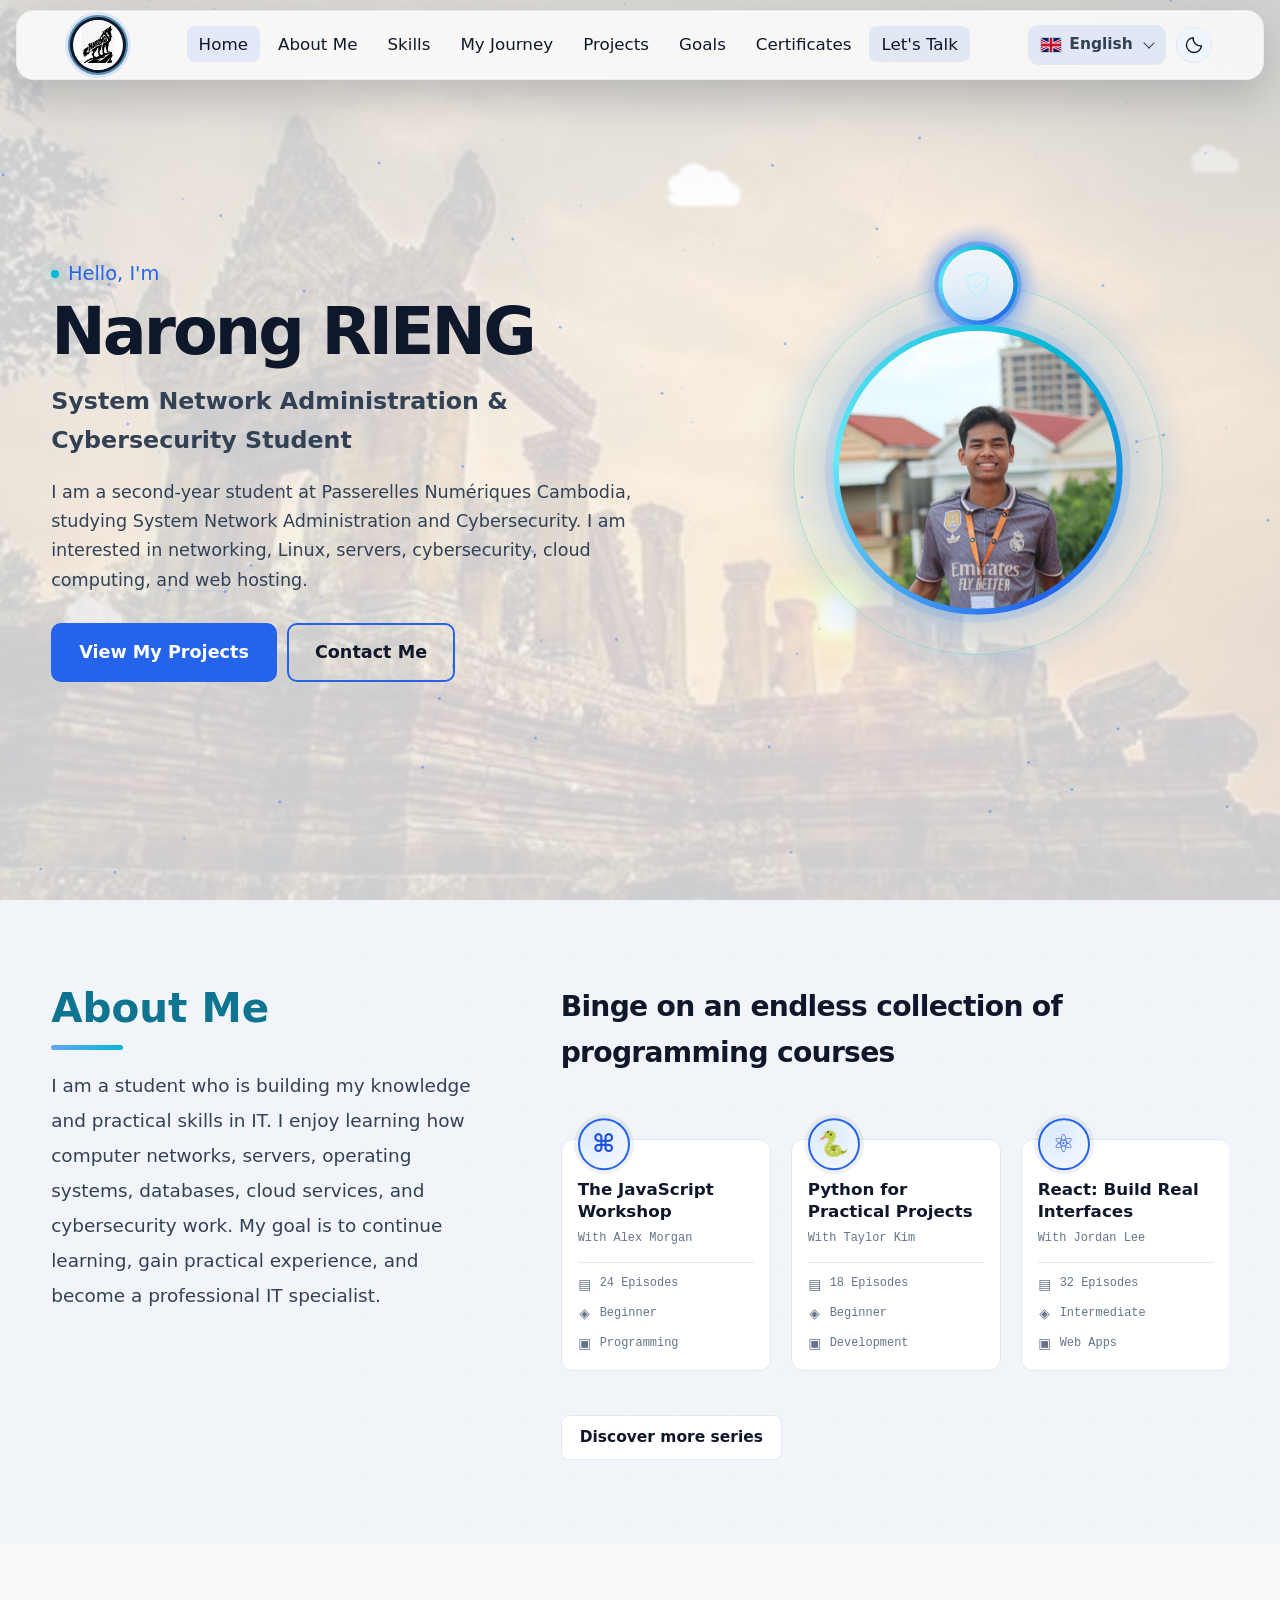
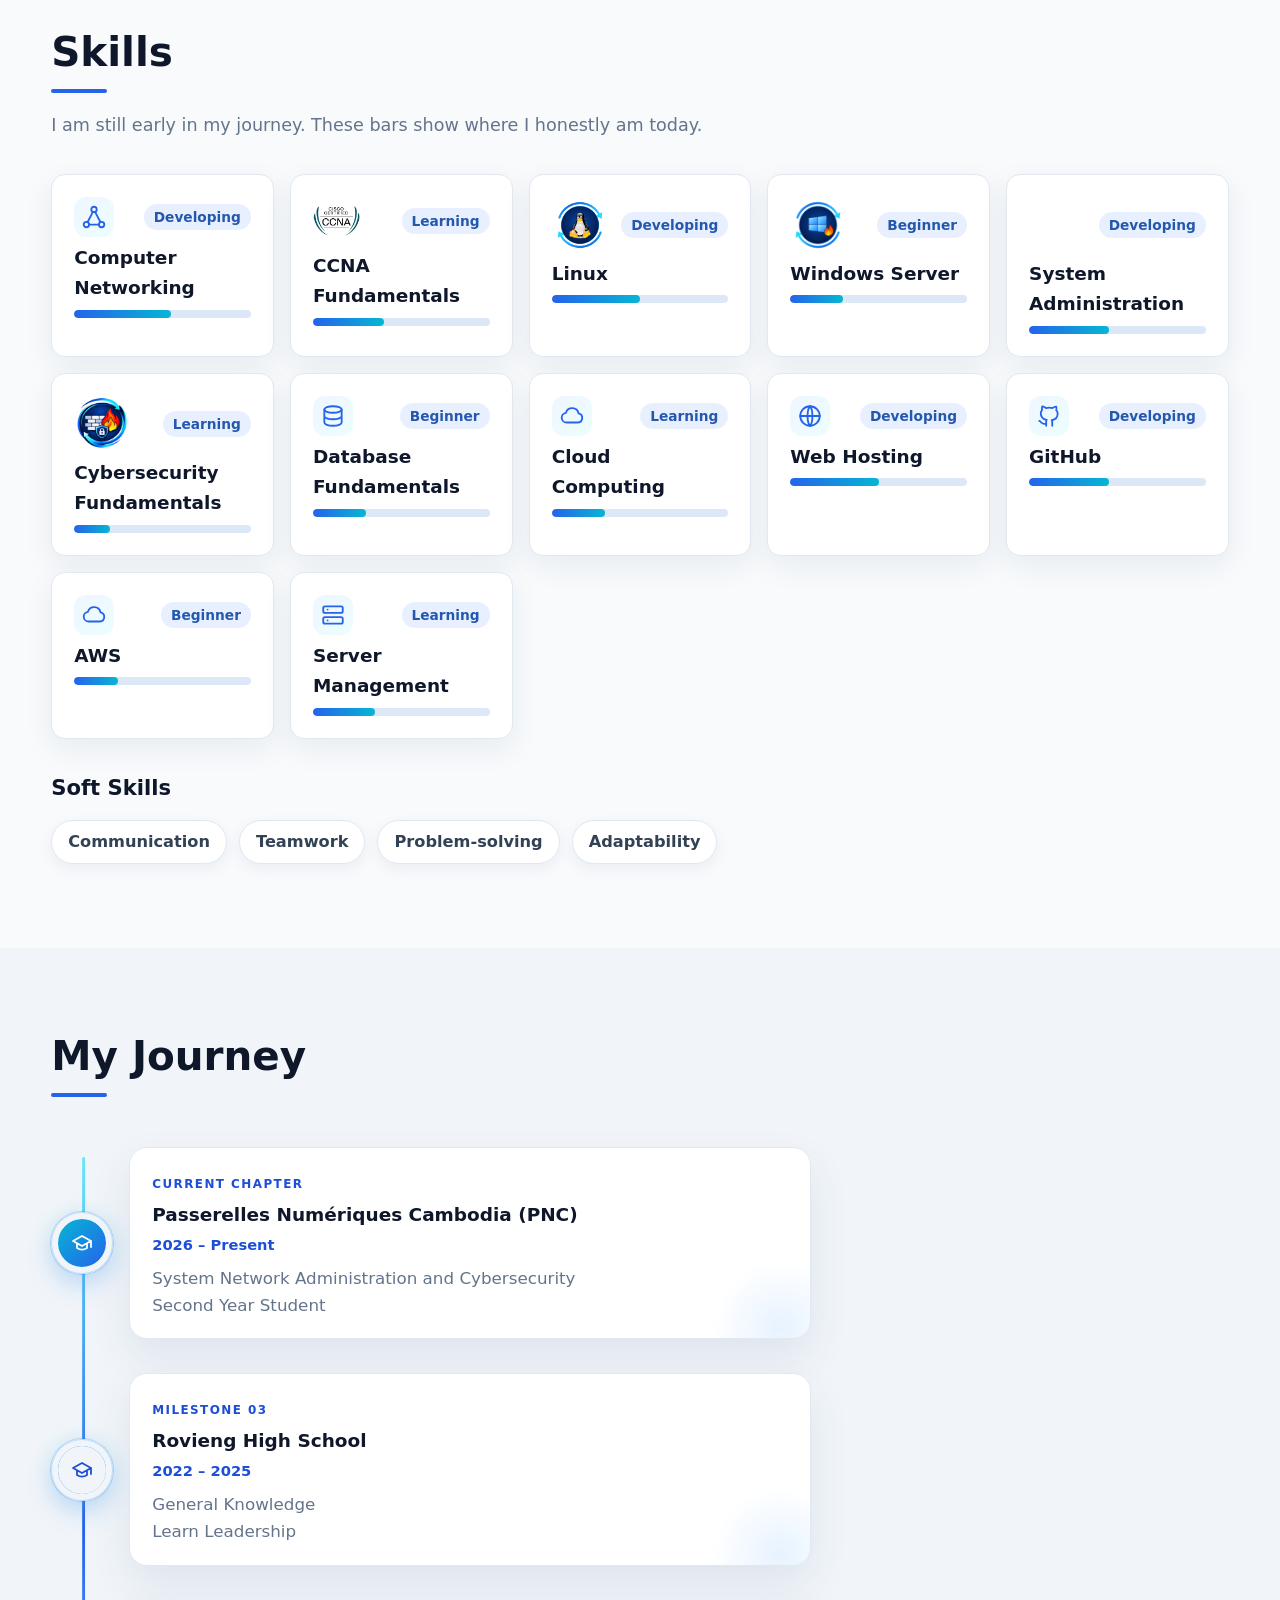
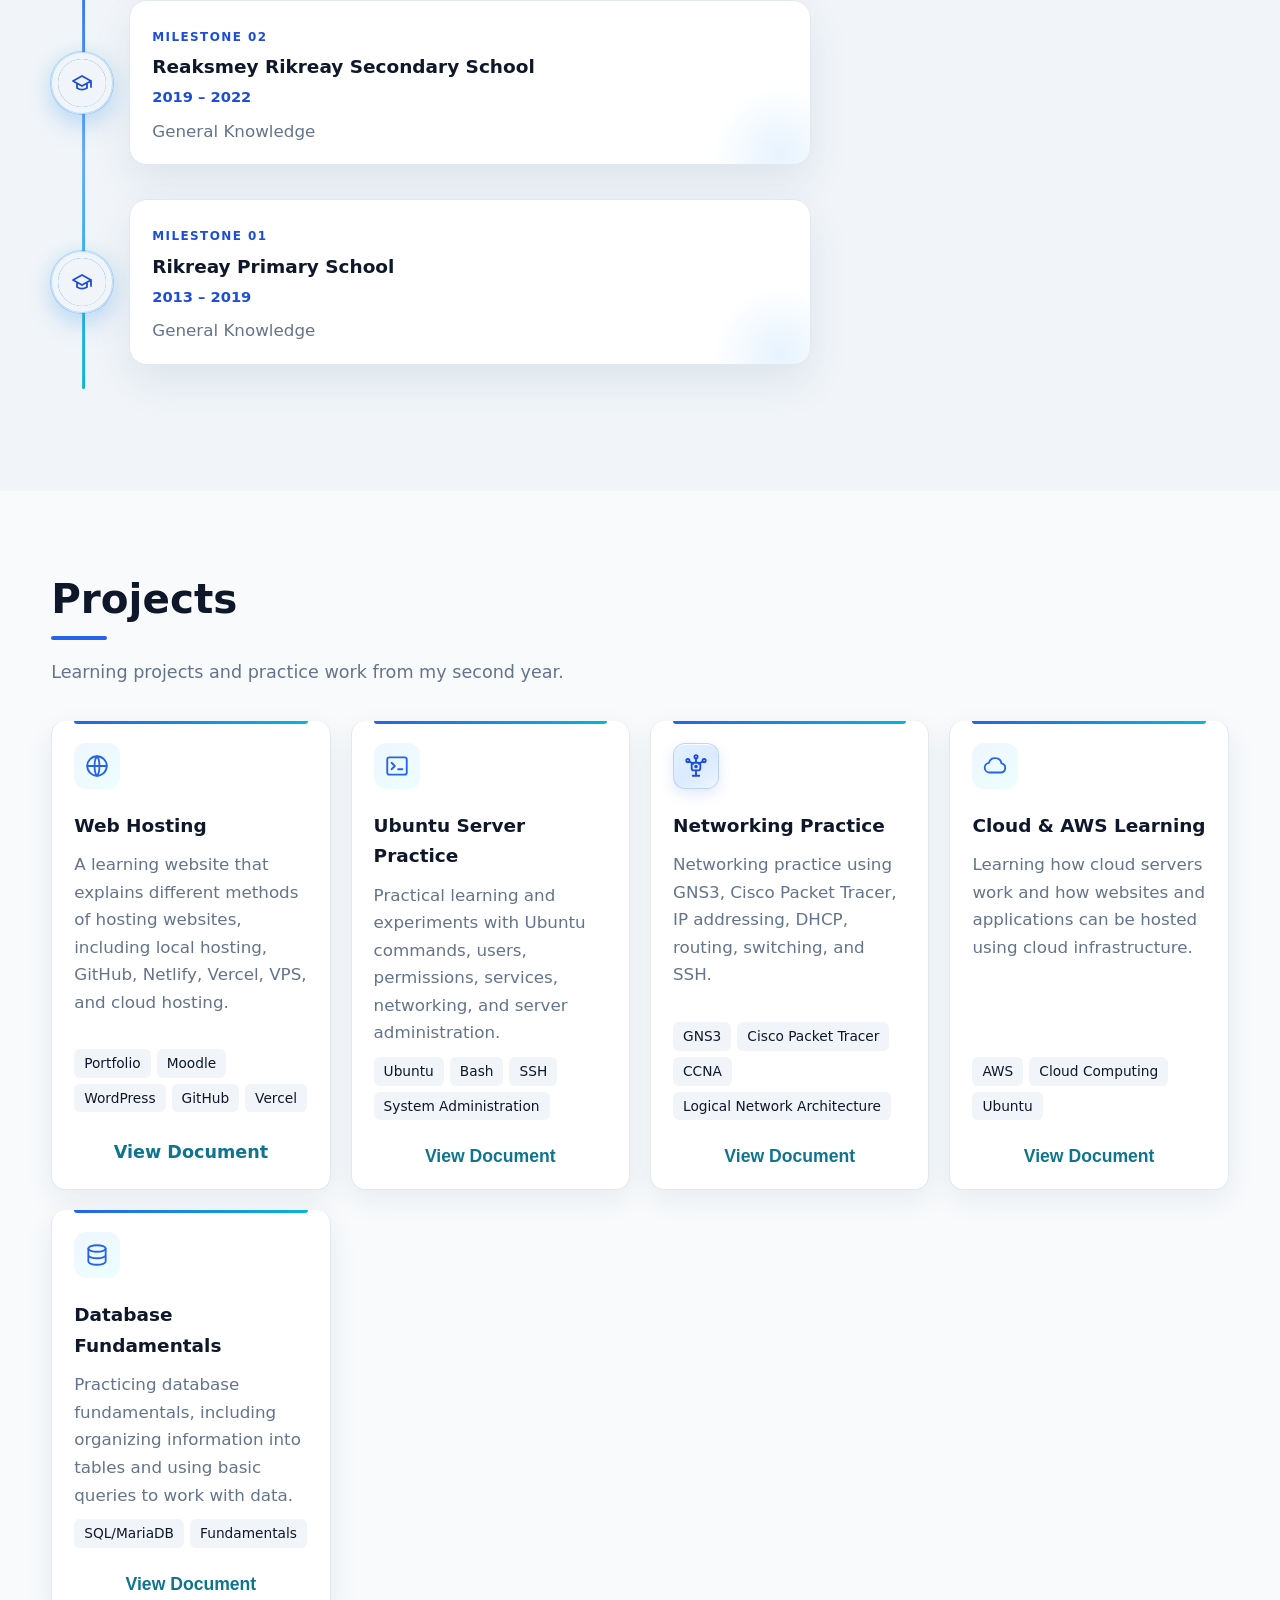
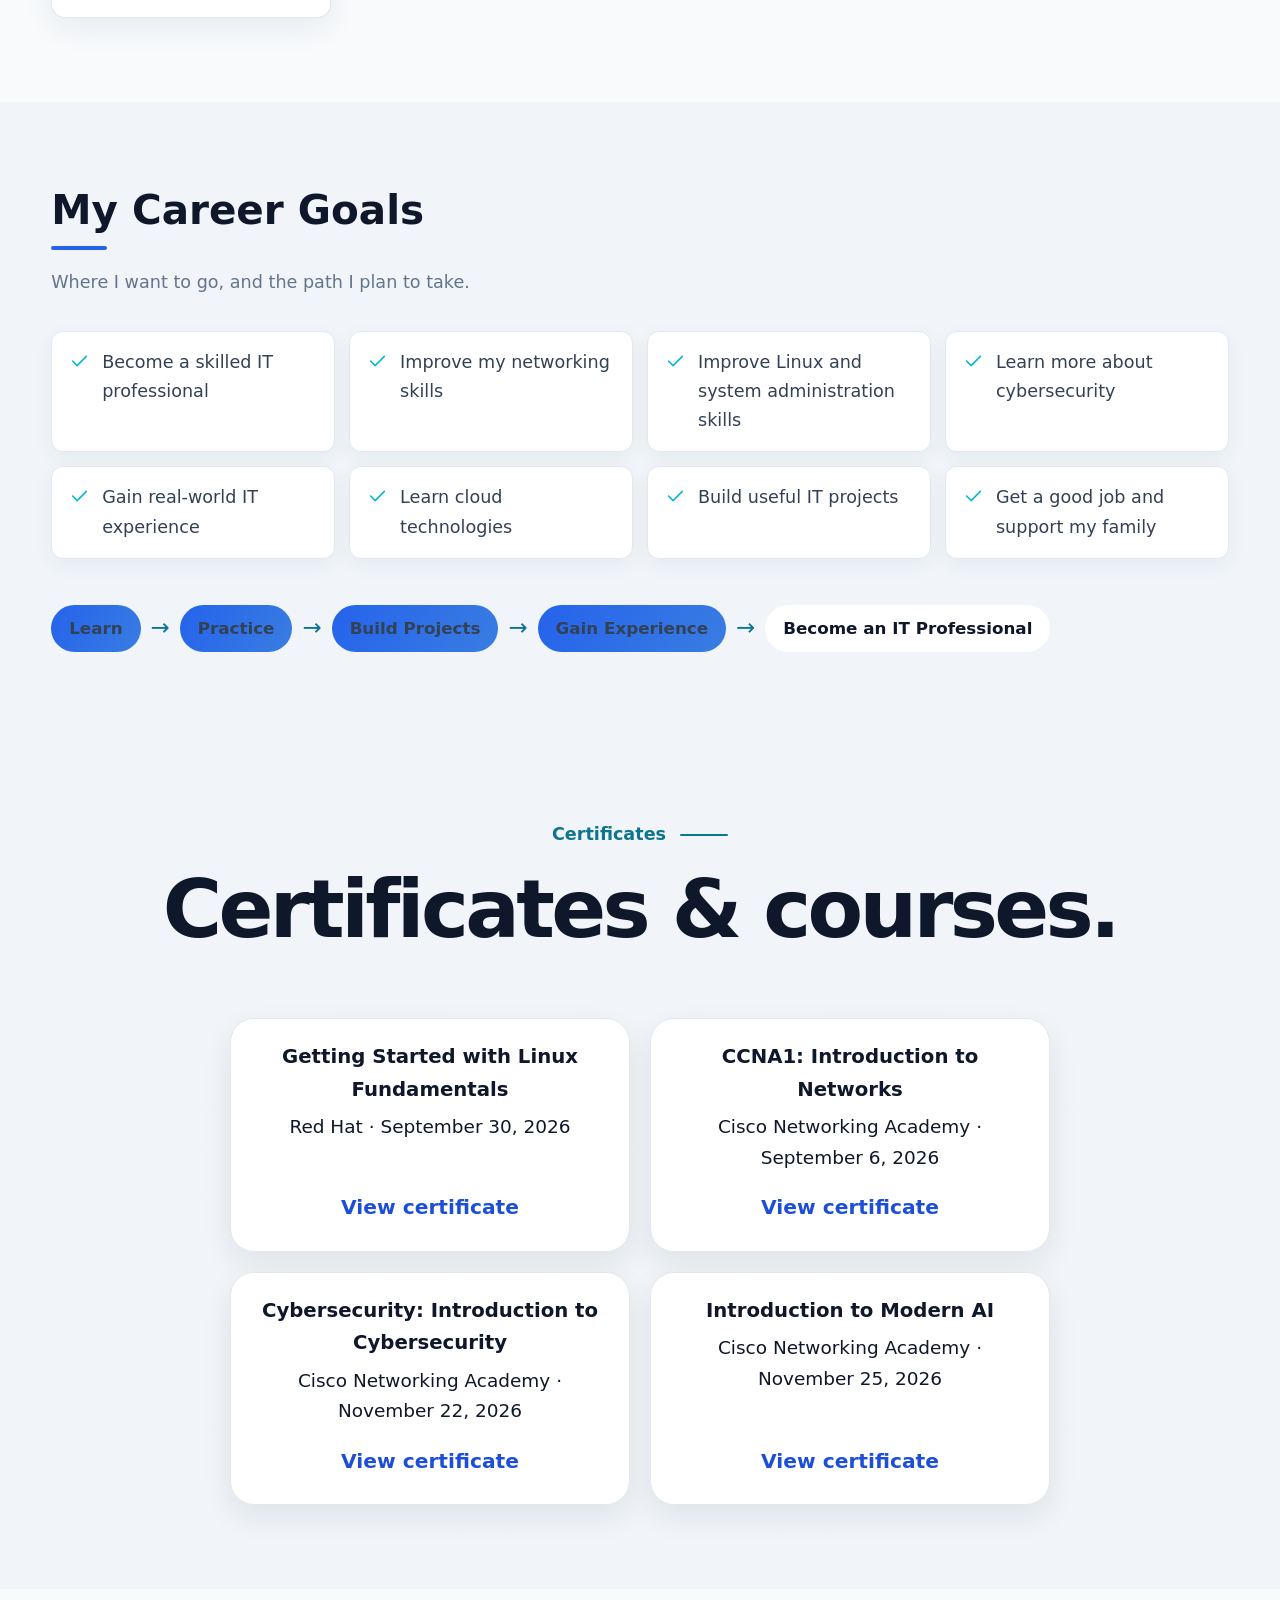
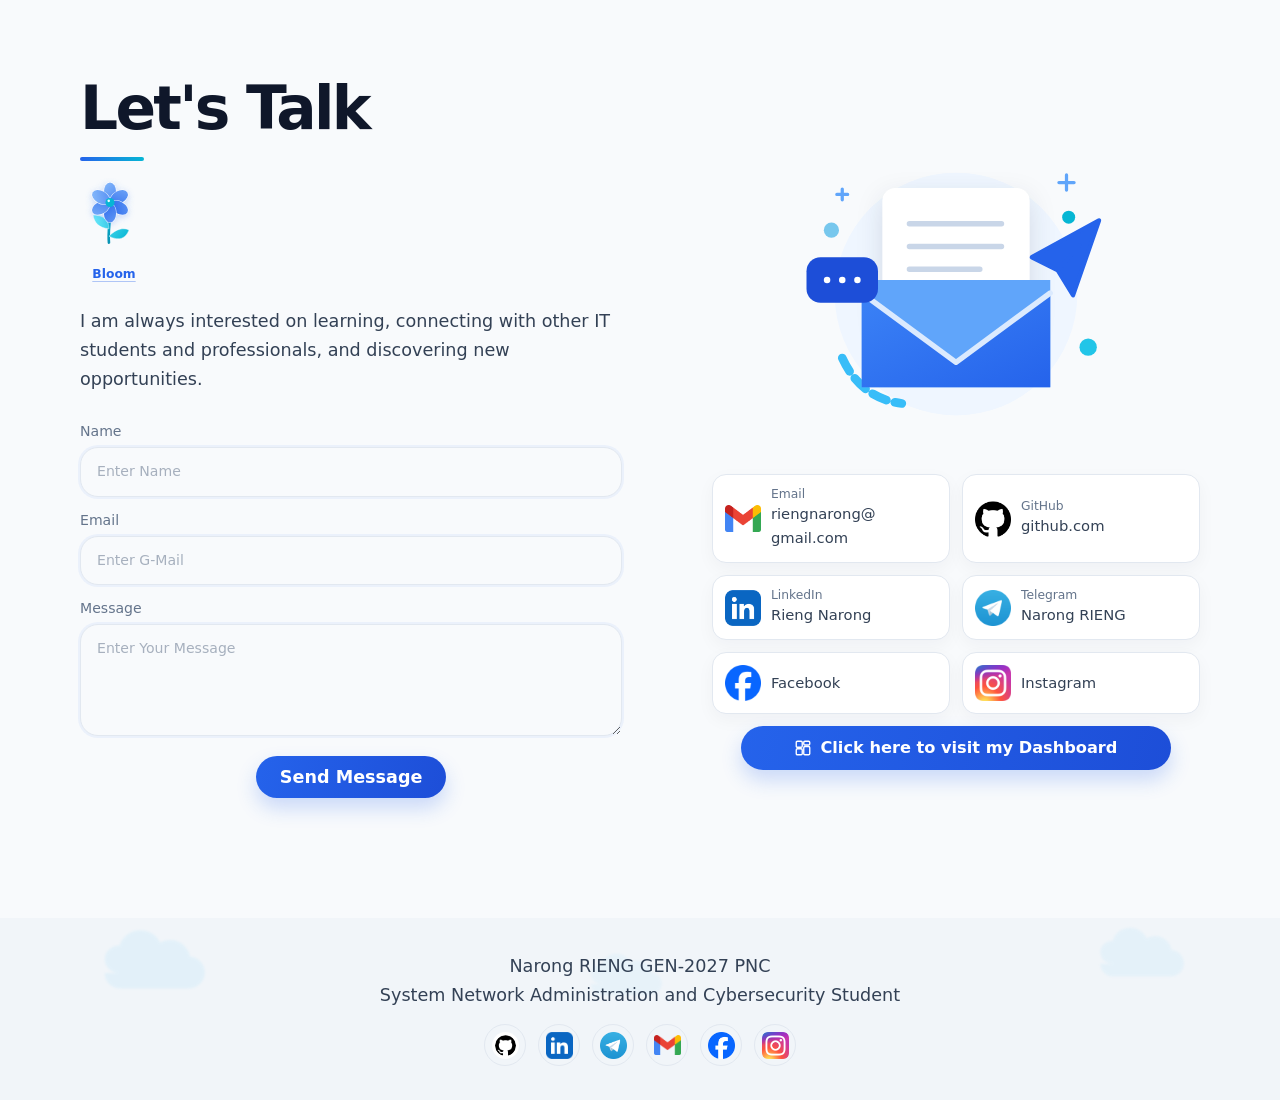
<file: index.html>
<!doctype html>
<html lang="en">
  <head>
    <meta charset="UTF-8" />
    <meta name="viewport" content="width=device-width, initial-scale=1" />
    <meta name="google-site-verification" content="WvOqWhWrSOVgp__uFfElc8Jf8Ps-gKzvt9RmazLrBOQ" />
    <title>
      RIENG Narong | System Network Administration & Cybersecurity Student
    </title>
    <!-- Basic SEO Meta Tags -->
    <meta
      name="keywords"
      content="RIENG Narong, Narong RIENG, Portfolio, System Network Administration, Cybersecurity, Networking, CCNA, Linux, Windows Server, IT Support, Cambodia"
    />
    <meta name="author" content="RIENG Narong" />
    <meta name="robots" content="index, follow" />
    <!-- Open Graph Meta Tags (Facebook, Telegram, LinkedIn) -->
    <meta property="og:type" content="website" />
    <meta property="og:title" content="RIENG Narong | IT Portfolio" />
    <meta
      property="og:description"
      content="Explore my portfolio, IT skills, networking projects, and cybersecurity learning journey."
    />
    <meta property="og:url" content="https://narong-rieng-portfolio.vercel.app/" />
    <meta property="og:image" content="https://narong-rieng-portfolio.vercel.app/" />
    <!-- Twitter Card Meta Tags -->
    <meta name="twitter:card" content="summary" />
    <meta name="twitter:title" content="RIENG Narong | IT Portfolio" />
    <meta
      name="twitter:description"
      content="Explore my IT skills, networking projects, and cybersecurity learning journey."
    />
    <meta
      name="description"
      content="Portfolio of RIENG Narong, second-year System Network Administration and Cybersecurity student at Passerelles Numériques Cambodia."
    />
    <link rel="stylesheet" href="style.css" />
  </head>
  <body>
    <svg width="0" height="0" style="position: absolute" aria-hidden="true">
      <defs>
        <symbol id="net" viewBox="0 0 24 24">
          <circle cx="12" cy="5" r="2.5" />
          <circle cx="5" cy="19" r="2.5" />
          <circle cx="19" cy="19" r="2.5" />
          <path d="M11 7.3 6 16.8M13 7.3l5 9.5M7.5 19h9" />
        </symbol>
        <symbol id="network-project" viewBox="0 0 24 24">
          <path d="M12 8V5m-2.5 5L6 8m8.5 2L18 8M12 16v3" />
          <rect x="8" y="9" width="8" height="7" rx="2" />
          <circle cx="12" cy="12.5" r=".8" />
          <circle cx="12" cy="3.5" r="1.5" />
          <circle cx="4.5" cy="7" r="1.5" />
          <circle cx="19.5" cy="7" r="1.5" />
          <path d="M9 21h6m-3-2v2" />
        </symbol>
        <symbol id="ccna" viewBox="0 0 24 24">
          <circle cx="5" cy="5" r="2" />
          <circle cx="19" cy="5" r="2" />
          <circle cx="5" cy="19" r="2" />
          <circle cx="19" cy="19" r="2" />
          <path d="m6.5 6.5 4 4m7-4-4 4m-7 7 4-4m7 4-4-4" />
          <rect x="9" y="9" width="6" height="6" rx="1.5" />
          <path d="M10.8 12h.01M13.2 12h.01" />
        </symbol>
        <symbol id="term" viewBox="0 0 24 24">
          <rect x="3" y="4" width="18" height="16" rx="2" />
          <path d="m7 9 3 3-3 3M13 15h4" />
        </symbol>
        <symbol id="srv" viewBox="0 0 24 24">
          <rect x="3" y="4" width="18" height="6" rx="1.5" />
          <rect x="3" y="14" width="18" height="6" rx="1.5" />
          <path d="M7 7h.01M7 17h.01" />
        </symbol>
        <symbol id="shd" viewBox="0 0 24 24">
          <path d="M12 3 5 6v5c0 4.5 3 8 7 10 4-2 7-5.5 7-10V6z" />
          <path d="m9 12 2 2 4-4" />
        </symbol>
        <symbol id="db" viewBox="0 0 24 24">
          <ellipse cx="12" cy="6" rx="8" ry="3" />
          <path
            d="M4 6v12c0 1.7 3.6 3 8 3s8-1.3 8-3V6M4 12c0 1.7 3.6 3 8 3s8-1.3 8-3"
          />
        </symbol>
        <symbol id="cld" viewBox="0 0 24 24">
          <path
            d="M7 18a4.5 4.5 0 0 1-.6-8.96A6 6 0 0 1 18 9.5 4.3 4.3 0 0 1 17.5 18z"
          />
        </symbol>
        <symbol id="web" viewBox="0 0 24 24">
          <circle cx="12" cy="12" r="9" />
          <path d="M3 12h18M12 3c3 3 3 15 0 18M12 3c-3 3-3 15 0 18" />
        </symbol>
        <symbol id="git" viewBox="0 0 24 24">
          <path
            d="M9 19c-4 1.3-4-2-6-2.5m12 4.5v-3.2c0-1 .1-1.4-.5-2 2.8-.3 5.500-1.400 5.500-6a4.600 4.600 0 0 0-1.300-3.200 4.200 4.200 0 0 0-.1-3.200s-1-.3-3.400 1.300a11.600 11.600 0 0 0-6 0C6.800 2.800 5.800 3.100 5.800 3.100a4.200 4.200 0 0 0-.1 3.200A4.600 4.600 0 0 0 4.400 9.500c0 4.600 2.700 5.700 5.500 6-.6.600-.6 1.200-.5 2V21"
          />
        </symbol>
        <symbol id="cog" viewBox="0 0 24 24">
          <circle cx="12" cy="12" r="3" />
          <path
            d="M12 2v3M12 19v3M2 12h3M19 12h3M4.900 4.900 7 7M17 17l2.100 2.100M4.900 19.100 7 17M17 7l2.100-2.100"
          />
        </symbol>
        <symbol id="usr" viewBox="0 0 24 24">
          <circle cx="12" cy="8" r="4" />
          <path d="M4 21c0-4 3.600-7 8-7s8 3 8 7" />
        </symbol>
        <symbol id="bk" viewBox="0 0 24 24">
          <path d="M4 5a2 2 0 0 1 2-2h13v16H6a2 2 0 0 0-2 2zM4 19V5" />
        </symbol>
        <symbol id="mail" viewBox="0 0 24 24">
          <rect x="3" y="5" width="18" height="14" rx="2" />
          <path d="m3 7 9 6 9-6" />
        </symbol>
        <symbol id="in" viewBox="0 0 24 24">
          <rect x="3" y="3" width="18" height="18" rx="3" />
          <path d="M8 10v7M8 7v.01M12 17v-4a2 2 0 0 1 4 0v4M12 10v7" />
        </symbol>
        <symbol id="tg" viewBox="0 0 24 24">
          <path d="m21 4-18 7 5 2 2 6 3-4 5 4z" />
          <path d="m8 13 9-6" />
        </symbol>
        <symbol id="sun" viewBox="0 0 24 24">
          <circle cx="12" cy="12" r="4" />
          <path
            d="M12 2v2M12 20v2M4.93 4.93l1.42 1.42m11.3 11.3 1.42 1.42M2 12h2m16 0h2M4.93 19.07l1.42-1.42m11.3-11.3 1.42-1.42"
          />
        </symbol>
        <symbol id="moon" viewBox="0 0 24 24">
          <path d="M20.9 13A9 9 0 0 1 11 3.1 9 9 0 1 0 20.9 13Z" />
        </symbol>
        <symbol id="ck" viewBox="0 0 24 24"><path d="m5 12 5 5L20 7" /></symbol>
      </defs>
    </svg>

    <nav aria-label="Main navigation" data-i18n-aria="nav.main">
      <div class="wrap">
        <a
          class="logo"
          href="#home"
          aria-label="Home"
          data-i18n-aria="nav.home"
        >
          <img src="Image/Designer%20(1).png" alt="RIENG Narong logo" width="54" height="54" />
        </a>
        <ul id="links" aria-label="Main navigation">
          <li><a href="#home" data-i18n="nav.home">Home</a></li>
          <li><a href="#about" data-i18n="nav.about">About Me</a></li>
          <li><a href="#skills" data-i18n="nav.skills">Skills</a></li>
          <li><a href="#education" data-i18n="nav.education">My Journey</a></li>
          <li><a href="#projects" data-i18n="nav.projects">Projects</a></li>
          <li><a href="#goals" data-i18n="nav.goals">Goals</a></li>
          <li><a href="#certificates" data-i18n="nav.certificates">Certificates</a></li>
          <li><a class="nav-contact" href="#contact" data-i18n="nav.contact">Let's Talk</a></li>
        </ul>
        <div class="nav-actions">
          <details class="language-switch" id="language-menu">
            <summary
              class="language-current"
              data-i18n-aria="language.label"
              aria-label="Choose language"
            >
              <img
                id="language-flag"
                src="UK%20flag.svg"
                alt=""
                aria-hidden="true"
                width="20"
                height="14"
              />
              <span id="language-name">English</span>
            </summary>
            <div class="language-options" role="group" aria-label="Languages">
              <button
                class="language-option active"
                type="button"
                data-language="en"
                aria-pressed="true"
              >
                <img src="UK%20flag.svg" alt="" aria-hidden="true" />
                <span>English</span>
                <svg class="language-check" viewBox="0 0 24 24" aria-hidden="true">
                  <path d="m5 12 4 4L19 6" />
                </svg>
              </button>
              <button
                class="language-option"
                type="button"
                data-language="km"
                aria-pressed="false"
              >
                <img src="Cambodia%20flag.webp" alt="" aria-hidden="true" />
                <span>ខ្មែរ</span>
                <svg class="language-check" viewBox="0 0 24 24" aria-hidden="true">
                  <path d="m5 12 4 4L19 6" />
                </svg>
              </button>
            </div>
          </details>
          <button
            id="theme-toggle"
            type="button"
            aria-label="Switch to light mode"
            aria-pressed="false"
          >
            <svg class="i" aria-hidden="true"><use href="#sun" /></svg>
          </button>
          <button
            id="menu"
            aria-label="Toggle menu"
            aria-expanded="false"
            data-i18n-aria="menu.toggle"
          >
            ☰
          </button>
        </div>
      </div>
    </nav>

    <main id="main-content">
    <header id="home">
      <canvas id="network-canvas" aria-hidden="true"></canvas>
      <svg class="cloud cloud-one" viewBox="0 0 200 110" aria-hidden="true">
        <path
          d="M32 82c-15 0-27-11-27-25s12-25 27-25c5-17 20-28 38-28 16 0 30 9 36 23 5-3 11-5 18-5 18 0 33 13 36 30 15 1 27 14 27 29 0 16-13 29-30 29H34c-16 0-29-12-29-27 0-1 0-1 0-1z"
        />
      </svg>
      <svg class="cloud cloud-two" viewBox="0 0 200 110" aria-hidden="true">
        <path
          d="M32 82c-15 0-27-11-27-25s12-25 27-25c5-17 20-28 38-28 16 0 30 9 36 23 5-3 11-5 18-5 18 0 33 13 36 30 15 1 27 14 27 29 0 16-13 29-30 29H34c-16 0-29-12-29-27 0-1 0-1 0-1z"
        />
      </svg>
      <svg class="cloud cloud-three" viewBox="0 0 200 110" aria-hidden="true">
        <path
          d="M32 82c-15 0-27-11-27-25s12-25 27-25c5-17 20-28 38-28 16 0 30 9 36 23 5-3 11-5 18-5 18 0 33 13 36 30 15 1 27 14 27 29 0 16-13 29-30 29H34c-16 0-29-12-29-27 0-1 0-1 0-1z"
        />
      </svg>
      <div class="wrap">
        <div>
          <p class="hi" data-i18n="hero.hello">Hello, I'm</p>
          <h1>Narong RIENG</h1>
          <p class="role" data-i18n="hero.role">
            System Network Administration &amp; Cybersecurity Student
          </p>
          <p class="intro" data-i18n="hero.intro">
            I am a second-year student at Passerelles Numériques Cambodia,
            studying System Network Administration and Cybersecurity. I am
            interested in networking, Linux, servers, cybersecurity, cloud
            computing, and web hosting.
          </p>
          <a class="btn p" href="#projects" data-i18n="hero.projects"
            >View My Projects</a
          ><a class="btn s" href="#contact" data-i18n="hero.contact"
            >Contact Me</a
          >
        </div>
        <div class="photo">
          <div class="orbit-ring" aria-hidden="true"></div>
          <div class="orbit-path orbit-path-one" aria-hidden="true">
            <span class="orbit-satellite">
              <svg class="i"><use href="#web" /></svg>
            </span>
          </div>
          <div class="orbit-path orbit-path-two" aria-hidden="true">
            <span class="orbit-satellite">
              <svg class="i"><use href="#term" /></svg>
            </span>
          </div>
          <div class="orbit-path orbit-path-three" aria-hidden="true">
            <span class="orbit-satellite">
              <svg class="i"><use href="#srv" /></svg>
            </span>
          </div>
          <div class="orbit-path orbit-path-four" aria-hidden="true">
            <span class="orbit-satellite">
              <svg class="i"><use href="#shd" /></svg>
            </span>
          </div>
          <div class="portrait">
            <div class="portrait-image">
              <img
                src="my-photo.jpg"
                alt="Portrait of RIENG Narong"
                width="853"
                height="1280"
              />
              <span aria-hidden="true">RN</span>
            </div>
          </div>
        </div>
      </div>
    </header>

    <section id="about">
      <div class="wrap rv about-layout">
        <div class="about-copy">
          <h2 data-i18n="about.title">About Me</h2>
          <p class="lead" data-i18n="about.intro">
            I am a student who is building my knowledge and practical skills in
            IT. I enjoy learning how computer networks, servers, operating
            systems, databases, cloud services, and cybersecurity work. My goal
            is to continue learning, gain practical experience, and become a
            professional IT specialist.
          </p>
        </div>
        <div
          class="course-series"
          id="course-series"
          aria-labelledby="course-series-heading"
        >
          <div class="series-wrap">
            <h3 class="series-heading" id="course-series-heading">
              Binge on an endless collection of programming courses
            </h3>
            <div
              class="series-carousel"
              id="series-carousel"
              role="region"
              aria-label="Programming course series"
              tabindex="0"
            >
              <ul class="series-track" id="series-track"></ul>
            </div>
            <a class="series-cta" href="#certificates">Discover more series</a>
          </div>
        </div>
      </div>
    </section>

    <section id="skills" class="alt">
      <div class="wrap rv">
        <h2 data-i18n="skills.title">Skills</h2>
        <p class="lead" data-i18n="skills.intro">
          I am still early in my journey. These bars show where I honestly am
          today.
        </p>
        <div class="cards" id="sk"></div>
        <h3 class="soft-skills-title" data-i18n="skills.softTitle">Soft Skills</h3>
        <ul class="soft-skills">
          <li data-i18n="skills.communication">Communication</li>
          <li data-i18n="skills.teamwork">Teamwork</li>
          <li data-i18n="skills.problemSolving">Problem-solving</li>
          <li data-i18n="skills.adaptability">Adaptability</li>
        </ul>
      </div>
    </section>

    <section id="education">
      <div class="wrap rv">
        <h2 data-i18n="education.title">My Journey</h2>
        <div class="tl">
          <div class="timeline-progress" aria-hidden="true"></div>
          <article class="now timeline-item" tabindex="0">
            <div class="timeline-node" aria-hidden="true">
              <svg viewBox="0 0 24 24"><path d="M3 10l9-5 9 5-9 5-9-5Zm4 3v4c3 2 7 2 10 0v-4M21 10v6" /></svg>
            </div>
            <div class="timeline-content">
              <span class="timeline-status">Current chapter</span>
              <h3>Passerelles Numériques Cambodia (PNC)</h3>
              <small data-i18n="education.present">2026 – Present</small>
              <p data-i18n="education.program">System Network Administration and Cybersecurity<br />Second Year Student</p>
            </div>
          </article>
          <article class="timeline-item" tabindex="0">
            <div class="timeline-node" aria-hidden="true">
              <svg viewBox="0 0 24 24"><path d="M3 10l9-5 9 5-9 5-9-5Zm4 3v4c3 2 7 2 10 0v-4M21 10v6" /></svg>
            </div>
            <div class="timeline-content">
              <span class="timeline-status">Milestone 03</span>
              <h3>Rovieng High School</h3>
              <small>2022 – 2025</small>
              <p data-i18n="education.highSchool">General Knowledge<br />Learn Leadership</p>
            </div>
          </article>
          <article class="timeline-item" tabindex="0">
            <div class="timeline-node" aria-hidden="true">
              <svg viewBox="0 0 24 24"><path d="M3 10l9-5 9 5-9 5-9-5Zm4 3v4c3 2 7 2 10 0v-4M21 10v6" /></svg>
            </div>
            <div class="timeline-content">
              <span class="timeline-status">Milestone 02</span>
              <h3>Reaksmey Rikreay Secondary School</h3>
              <small>2019 – 2022</small>
              <p data-i18n="education.general">General Knowledge</p>
            </div>
          </article>
          <article class="timeline-item" tabindex="0">
            <div class="timeline-node" aria-hidden="true">
              <svg viewBox="0 0 24 24"><path d="M3 10l9-5 9 5-9 5-9-5Zm4 3v4c3 2 7 2 10 0v-4M21 10v6" /></svg>
            </div>
            <div class="timeline-content">
              <span class="timeline-status">Milestone 01</span>
              <h3>Rikreay Primary School</h3>
              <small>2013 – 2019</small>
              <p data-i18n="education.general">General Knowledge</p>
            </div>
          </article>
        </div>
      </div>
    </section>

    <section id="projects" class="alt">
      <div class="wrap rv">
        <h2 data-i18n="projects.title">Projects</h2>
        <p class="lead" data-i18n="projects.intro">
          Learning projects and practice work from my second year.
        </p>
        <div class="pg">
          <div class="card proj">
            <div class="ic">
              <svg class="i"><use href="#web" /></svg>
            </div>
            <h3 data-i18n="projects.hosting">Web Hosting</h3>
            <p data-i18n="projects.hostingDescription">
              A learning website that explains different methods of hosting
              websites, including local hosting, GitHub, Netlify, Vercel, VPS,
              and cloud hosting.
            </p>
            <div class="chips">
              <span>Portfolio</span><span>Moodle</span><span>WordPress</span
              ><span>GitHub</span><span>Vercel</span>
            </div>
            <a
              class="project-document-link"
              href="Image/Server_Deployment_Project.pdf"
              target="_blank"
              rel="noopener noreferrer"
              data-i18n="projects.viewDocument"
            >View Document</a>
          </div>
          <div class="card proj">
            <div class="ic">
              <svg class="i"><use href="#term" /></svg>
            </div>
            <h3 data-i18n="projects.linux">Ubuntu Server Practice</h3>
            <p data-i18n="projects.linuxDescription">
              Practical learning and experiments with Ubuntu commands, users,
              permissions, services, networking, and server administration.
            </p>
            <div class="chips">
              <span>Ubuntu</span><span>Bash</span><span>SSH</span
              ><span data-i18n="chips.system">System Administration</span>
            </div>
            <button class="project-document-link" type="button" data-i18n="projects.viewDocument">View Document</button>
          </div>
          <div class="card proj">
            <div class="ic network-icon">
              <svg class="i"><use href="#network-project" /></svg>
            </div>
            <h3 data-i18n="projects.network">Networking Practice</h3>
            <p data-i18n="projects.networkDescription">
              Networking practice using GNS3, Cisco Packet Tracer, IP
              addressing, DHCP, routing, switching, and SSH.
            </p>
            <div class="chips">
              <span>GNS3</span><span>Cisco Packet Tracer</span><span>CCNA</span
              ><span data-i18n="chips.network">Logical Network Architecture</span>
            </div>
            <button class="project-document-link" type="button" data-i18n="projects.viewDocument">View Document</button>
          </div>
          <div class="card proj">
            <div class="ic">
              <svg class="i"><use href="#cld" /></svg>
            </div>
            <h3 data-i18n="projects.cloud">Cloud &amp; AWS Learning</h3>
            <p data-i18n="projects.cloudDescription">
              Learning how cloud servers work and how websites and applications
              can be hosted using cloud infrastructure.
            </p>
            <div class="chips">
              <span>AWS</span
              ><span data-i18n="chips.cloud">Cloud Computing</span
              ><span>Ubuntu</span>
            </div>
            <button class="project-document-link" type="button" data-i18n="projects.viewDocument">View Document</button>
          </div>
          <div class="card proj">
            <div class="ic">
              <svg class="i"><use href="#db" /></svg>
            </div>
            <h3 data-i18n="projects.database">Database Fundamentals</h3>
            <p data-i18n="projects.databaseDescription">
              Practicing database fundamentals, including organizing information
              into tables and using basic queries to work with data.
            </p>
            <div class="chips">
              <span>SQL/MariaDB</span
              ><span>Fundamentals</span>
            </div>
            <button class="project-document-link" type="button" data-i18n="projects.viewDocument">View Document</button>
          </div>
        </div>
      </div>
    </section>

    <dialog id="project-document-dialog" aria-labelledby="project-document-title">
      <div class="project-document-content">
        <button class="project-document-close" type="button" aria-label="Close" data-i18n-aria="projects.documentClose">×</button>
        <h2 id="project-document-title" data-i18n="projects.documentTitle">Project Document</h2>
        <h3 id="project-document-name"></h3>
        <p id="project-document-description"></p>
        <h4 data-i18n="projects.documentTools">Tools and technologies</h4>
        <ul id="project-document-tools"></ul>
      </div>
    </dialog>

    <section id="goals">
      <div class="wrap rv">
        <h2 data-i18n="goals.title">My Career Goals</h2>
        <p class="lead" data-i18n="goals.intro">
          Where I want to go, and the path I plan to take.
        </p>
        <ul class="gl" id="gl"></ul>
        <div class="road" aria-label="Roadmap" data-i18n-aria="goals.roadmap">
          <b data-i18n="goals.learn">Learn</b><em>→</em
          ><b data-i18n="goals.practice">Practice</b><em>→</em
          ><b data-i18n="goals.build">Build Projects</b><em>→</em
          ><b data-i18n="goals.experience">Gain Experience</b><em>→</em
          ><b data-i18n="goals.professional">Become an IT Professional</b>
        </div>
      </div>
    </section>

    <section id="certificates">
      <div class="wrap rv">
        <p class="certificate-eyebrow" data-i18n="certificates.eyebrow">
          Certificates
        </p>
        <h2 data-i18n="certificates.title">Certificates &amp; courses.</h2>
        <div class="certificates-grid">
          <article class="certificate-card">
            <h3 data-i18n="certificates.redhat">
              Getting Started with Linux Fundamentals
            </h3>
            <p data-i18n="certificates.redhatDetails">
              Red Hat · September 30, 2026
            </p>
            <a
              class="certificate-link"
              href="Image/RED%20HAT%20Fundamental.png"
              target="_blank"
              rel="noopener noreferrer"
              data-i18n="certificates.view"
            >View certificate</a>
          </article>
          <article class="certificate-card">
            <h3 data-i18n="certificates.cisco">CCNA1: Introduction to Networks</h3>
            <p data-i18n="certificates.ciscoDetails">
              Cisco Networking Academy · September 6, 2026
            </p>
            <a
              class="certificate-link"
              href="Image/CCNA1.png"
              target="_blank"
              rel="noopener noreferrer"
              data-i18n="certificates.view"
            >View certificate</a>
          </article>
          <article class="certificate-card">
            <h3 data-i18n="certificates.cybersecurity">
              Cybersecurity: Introduction to Cybersecurity
            </h3>
            <p>Cisco Networking Academy · November 22, 2026</p>
            <a
              class="certificate-link"
              href="Image/Introduction_to_Cybersecurity_certificate_Narong_RIENG.png"
              target="_blank"
              rel="noopener noreferrer"
              data-i18n="certificates.view"
            >View certificate</a>
          </article>
          <article class="certificate-card">
            <h3 data-i18n="certificates.modernAi">
              Introduction to Modern AI
            </h3>
            <p data-i18n="certificates.modernAiDetails">
              Cisco Networking Academy · November 25, 2026
            </p>
            <a
              class="certificate-link"
              href="Image/Introduction%20to%20Modern%20AI.png"
              target="_blank"
              rel="noopener noreferrer"
              data-i18n="certificates.view"
            >View certificate</a>
          </article>
        </div>
      </div>
    </section>

    <section id="contact">
      <div class="wrap rv">
        <div class="contact-layout">
          <div class="contact-main">
            <h2 data-i18n="contact.title">Let's Talk</h2>
            <div class="contact-bloom-control">
              <svg class="contact-bloom" viewBox="0 0 72 72" aria-hidden="true">
                <defs>
                  <linearGradient id="bloom-petal-gradient" x1="20" y1="8" x2="49" y2="43" gradientUnits="userSpaceOnUse">
                    <stop stop-color="#93c5fd" />
                    <stop offset="1" stop-color="#2563eb" />
                  </linearGradient>
                  <linearGradient id="bloom-leaf-gradient" x1="22" y1="41" x2="52" y2="62" gradientUnits="userSpaceOnUse">
                    <stop stop-color="#67e8f9" />
                    <stop offset="1" stop-color="#06b6d4" />
                  </linearGradient>
                  <linearGradient id="bloom-stem-gradient" x1="34" y1="38" x2="36" y2="65" gradientUnits="userSpaceOnUse">
                    <stop stop-color="#06b6d4" />
                    <stop offset="1" stop-color="#0891b2" />
                  </linearGradient>
                  <radialGradient id="bloom-halo-gradient">
                    <stop stop-color="#dbeafe" stop-opacity=".8" />
                    <stop offset="1" stop-color="#dbeafe" stop-opacity="0" />
                  </radialGradient>
                </defs>
                <circle class="bloom-halo" cx="36" cy="26" r="23" />
                <path class="contact-breeze" d="M1 22c5-3 10-3 15 0" />
                <path class="contact-breeze contact-breeze-two" d="M3 36c5-2 9-2 13 0" />
                <path class="contact-breeze contact-breeze-three" d="M8 49c4-2 7-2 11 0" />
                <path class="bloom-heart-outline" d="M36 62C29 55 5 39 5 23 5 13 12 7 21 7c7 0 12 5 15 12 3-7 8-12 15-12 9 0 16 6 16 16 0 16-24 32-31 39Z" />
                <g class="bloom-burst" aria-hidden="true">
                  <g class="bloom-spark" style="--bloom-x: 0px; --bloom-y: -8px; --bloom-delay: 0ms">
                    <circle cx="36" cy="23" r="1.7" /><circle cx="38.6" cy="25.2" r="1.7" /><circle cx="37.6" cy="28.4" r="1.7" /><circle cx="34.4" cy="28.4" r="1.7" /><circle cx="33.4" cy="25.2" r="1.7" /><circle class="bloom-spark-center" cx="36" cy="26" r="1.2" />
                  </g>
                  <g class="bloom-spark" style="--bloom-x: 4px; --bloom-y: -16px; --bloom-delay: 35ms">
                    <circle cx="36" cy="23" r="1.7" /><circle cx="38.6" cy="25.2" r="1.7" /><circle cx="37.6" cy="28.4" r="1.7" /><circle cx="34.4" cy="28.4" r="1.7" /><circle cx="33.4" cy="25.2" r="1.7" /><circle class="bloom-spark-center" cx="36" cy="26" r="1.2" />
                  </g>
                  <g class="bloom-spark" style="--bloom-x: 18px; --bloom-y: -16px; --bloom-delay: 70ms">
                    <circle cx="36" cy="23" r="1.7" /><circle cx="38.6" cy="25.2" r="1.7" /><circle cx="37.6" cy="28.4" r="1.7" /><circle cx="34.4" cy="28.4" r="1.7" /><circle cx="33.4" cy="25.2" r="1.7" /><circle class="bloom-spark-center" cx="36" cy="26" r="1.2" />
                  </g>
                  <g class="bloom-spark" style="--bloom-x: 27px; --bloom-y: -7px; --bloom-delay: 105ms">
                    <circle cx="36" cy="23" r="1.7" /><circle cx="38.6" cy="25.2" r="1.7" /><circle cx="37.6" cy="28.4" r="1.7" /><circle cx="34.4" cy="28.4" r="1.7" /><circle cx="33.4" cy="25.2" r="1.7" /><circle class="bloom-spark-center" cx="36" cy="26" r="1.2" />
                  </g>
                  <g class="bloom-spark" style="--bloom-x: 18px; --bloom-y: 8px; --bloom-delay: 140ms">
                    <circle cx="36" cy="23" r="1.7" /><circle cx="38.6" cy="25.2" r="1.7" /><circle cx="37.6" cy="28.4" r="1.7" /><circle cx="34.4" cy="28.4" r="1.7" /><circle cx="33.4" cy="25.2" r="1.7" /><circle class="bloom-spark-center" cx="36" cy="26" r="1.2" />
                  </g>
                  <g class="bloom-spark" style="--bloom-x: 4px; --bloom-y: 22px; --bloom-delay: 175ms">
                    <circle cx="36" cy="23" r="1.7" /><circle cx="38.6" cy="25.2" r="1.7" /><circle cx="37.6" cy="28.4" r="1.7" /><circle cx="34.4" cy="28.4" r="1.7" /><circle cx="33.4" cy="25.2" r="1.7" /><circle class="bloom-spark-center" cx="36" cy="26" r="1.2" />
                  </g>
                  <g class="bloom-spark" style="--bloom-x: 0px; --bloom-y: 29px; --bloom-delay: 210ms">
                    <circle cx="36" cy="23" r="1.7" /><circle cx="38.6" cy="25.2" r="1.7" /><circle cx="37.6" cy="28.4" r="1.7" /><circle cx="34.4" cy="28.4" r="1.7" /><circle cx="33.4" cy="25.2" r="1.7" /><circle class="bloom-spark-center" cx="36" cy="26" r="1.2" />
                  </g>
                  <g class="bloom-spark" style="--bloom-x: -4px; --bloom-y: 22px; --bloom-delay: 245ms">
                    <circle cx="36" cy="23" r="1.7" /><circle cx="38.6" cy="25.2" r="1.7" /><circle cx="37.6" cy="28.4" r="1.7" /><circle cx="34.4" cy="28.4" r="1.7" /><circle cx="33.4" cy="25.2" r="1.7" /><circle class="bloom-spark-center" cx="36" cy="26" r="1.2" />
                  </g>
                  <g class="bloom-spark" style="--bloom-x: -18px; --bloom-y: 8px; --bloom-delay: 280ms">
                    <circle cx="36" cy="23" r="1.7" /><circle cx="38.6" cy="25.2" r="1.7" /><circle cx="37.6" cy="28.4" r="1.7" /><circle cx="34.4" cy="28.4" r="1.7" /><circle cx="33.4" cy="25.2" r="1.7" /><circle class="bloom-spark-center" cx="36" cy="26" r="1.2" />
                  </g>
                  <g class="bloom-spark" style="--bloom-x: -27px; --bloom-y: -7px; --bloom-delay: 315ms">
                    <circle cx="36" cy="23" r="1.7" /><circle cx="38.6" cy="25.2" r="1.7" /><circle cx="37.6" cy="28.4" r="1.7" /><circle cx="34.4" cy="28.4" r="1.7" /><circle cx="33.4" cy="25.2" r="1.7" /><circle class="bloom-spark-center" cx="36" cy="26" r="1.2" />
                  </g>
                  <g class="bloom-spark" style="--bloom-x: -18px; --bloom-y: -16px; --bloom-delay: 350ms">
                    <circle cx="36" cy="23" r="1.7" /><circle cx="38.6" cy="25.2" r="1.7" /><circle cx="37.6" cy="28.4" r="1.7" /><circle cx="34.4" cy="28.4" r="1.7" /><circle cx="33.4" cy="25.2" r="1.7" /><circle class="bloom-spark-center" cx="36" cy="26" r="1.2" />
                  </g>
                  <g class="bloom-spark" style="--bloom-x: -4px; --bloom-y: -16px; --bloom-delay: 385ms">
                    <circle cx="36" cy="23" r="1.7" /><circle cx="38.6" cy="25.2" r="1.7" /><circle cx="37.6" cy="28.4" r="1.7" /><circle cx="34.4" cy="28.4" r="1.7" /><circle cx="33.4" cy="25.2" r="1.7" /><circle class="bloom-spark-center" cx="36" cy="26" r="1.2" />
                  </g>
                </g>
                <g class="contact-flower-sway">
                  <path class="bloom-stem" d="M36 35c0 11-2 19-1 29" />
                  <path class="bloom-leaf" d="M35 51c-10-1-14-6-15-13 9 0 15 4 15 13Z" />
                  <path class="bloom-leaf" d="M35 58c8-8 14-8 19-6-3 8-9 11-19 6Z" />
                  <g class="contact-bloom-petals">
                    <ellipse cx="36" cy="16" rx="5.8" ry="9" />
                    <ellipse cx="44.7" cy="21" rx="5.8" ry="9" transform="rotate(60 44.7 21)" />
                    <ellipse cx="44.7" cy="31" rx="5.8" ry="9" transform="rotate(120 44.7 31)" />
                    <ellipse cx="36" cy="36" rx="5.8" ry="9" transform="rotate(180 36 36)" />
                    <ellipse cx="27.3" cy="31" rx="5.8" ry="9" transform="rotate(240 27.3 31)" />
                    <ellipse cx="27.3" cy="21" rx="5.8" ry="9" transform="rotate(300 27.3 21)" />
                    <circle class="bloom-center" cx="36" cy="26" r="4.3" />
                    <circle class="bloom-center-highlight" cx="34.8" cy="24.5" r="1.2" />
                  </g>
                </g>
              </svg>
              <button class="contact-bloom-button" type="button" data-i18n="contact.bloom">
                Bloom
              </button>
            </div>
            <p class="lead" data-i18n="contact.intro">
              I am always interested on learning, connecting with other IT students
              and professionals, and discovering new opportunities.
            </p>
            <div class="cg">
              <form id="f" autocomplete="on" novalidate>
                <label for="n"
                  ><span data-i18n="contact.name">Name</span
                  ><input id="n" name="name" type="text" required autocomplete="name" placeholder="Enter Name" data-i18n-placeholder="contact.namePlaceholder"
                /></label>
                <label for="e"
                  ><span data-i18n="contact.email">Email</span
                  ><input id="e" name="email" type="email" required autocomplete="email" placeholder="Enter G-Mail" data-i18n-placeholder="contact.emailPlaceholder"
                /></label>
                <label for="m"
                  ><span data-i18n="contact.message">Message</span
                  ><textarea id="m" required placeholder="Enter Your Message" data-i18n-placeholder="contact.messagePlaceholder"></textarea>
                </label>
                <button class="btn p" type="submit" data-i18n="contact.send">
                  Send Message
                </button>
                <p id="fs" role="status"></p>
              </form>
            </div>
          </div>
          <aside class="contact-aside">
            <svg class="contact-art" viewBox="0 0 360 300" aria-hidden="true">
              <defs>
                <linearGradient id="contact-envelope" x1="0" x2="1" y1="0" y2="1">
                  <stop stop-color="#3b82f6" />
                  <stop offset="1" stop-color="#2563eb" />
                </linearGradient>
              </defs>
              <circle class="art-halo" cx="180" cy="145" r="112" />
              <circle class="art-dot art-dot-blue" cx="65" cy="86" r="7" />
              <circle class="art-dot art-dot-pink" cx="284" cy="74" r="6" />
              <circle class="art-dot art-dot-cyan" cx="302" cy="194" r="8" />
              <path class="art-swoosh" d="M75 204c12 26 31 39 55 42" />
              <rect class="art-paper" x="112" y="47" width="136" height="132" rx="12" />
              <path class="art-paper-line" d="M137 80h85M137 101h85M137 122h65" />
              <path class="art-envelope-back" d="M93 132h174v99H93z" />
              <path class="art-envelope" d="M93 144 180 208l87-64v87H93z" />
              <path class="art-envelope-flap" d="m93 144 87 64 87-64" />
              <path class="art-plane" d="m250 111 62-34-24 69-14-23-24-12Zm24 12 20-23" />
              <rect class="art-chat" x="42" y="111" width="66" height="42" rx="13" />
              <circle class="art-chat-dot" cx="61" cy="132" r="3" />
              <circle class="art-chat-dot art-chat-dot-two" cx="75" cy="132" r="3" />
              <circle class="art-chat-dot art-chat-dot-three" cx="89" cy="132" r="3" />
              <path class="art-spark" d="M282 35v14m-7-7h14M75 48v10m-5-5h10" />
            </svg>
            <div class="links">
              <a
                href="https://myaccount.google.com/?utm_source=chrome-profile-chooser"
                ><img src="Image/contact-icons/gmail.png" alt="" width="36" height="36" loading="lazy" decoding="async"
                ><span
                  ><small data-i18n="contact.email">Email</small
                  >riengnarong@<wbr />gmail.com</span
                ></a
              >
              <a
                href="https://github.com/dashboard"
                target="_blank"
                rel="noopener noreferrer"
                ><img src="Image/contact-icons/github.png" alt="" width="36" height="36" loading="lazy" decoding="async"
                ><span><small>GitHub</small>github.com</span></a
              >
              <a href="https://www.linkedin.com/feed/"
                ><img src="Image/contact-icons/linkedin.png" alt="" width="36" height="36" loading="lazy" decoding="async"
                ><span
                  ><small data-i18n="contact.linkedin">LinkedIn</small>Rieng
                  Narong</span
                ></a
              >
              <a href="https://t.me/narongsnac2027"
                ><img src="Image/contact-icons/telegram.png" alt="" width="36" height="36" loading="lazy" decoding="async"
                ><span
                  ><small data-i18n="contact.telegram">Telegram</small>Narong
                  RIENG</span
                ></a
              >
              <a href="https://www.facebook.com/share/18sVtvvfNF/" target="_blank" rel="noopener noreferrer"
                ><img src="Image/contact-icons/facebook.png" alt="" width="36" height="36" loading="lazy" decoding="async"
                ><span>Facebook</span></a
              >
              <a href="https://www.instagram.com/narongrieng2007" target="_blank" rel="noopener noreferrer"
                ><img src="Image/contact-icons/instagram.png" alt="" width="36" height="36" loading="lazy" decoding="async"
                ><span>Instagram</span></a
              >
              <a class="dashboard-cta" href="/dashboard.html">
                <svg viewBox="0 0 24 24" aria-hidden="true" focusable="false">
                  <rect x="3" y="3" width="8" height="8" rx="1.5" />
                  <rect x="13" y="3" width="8" height="5" rx="1.5" />
                  <rect x="13" y="10" width="8" height="11" rx="1.5" />
                  <rect x="3" y="13" width="8" height="8" rx="1.5" />
                </svg>
                <span data-i18n="contact.dashboard">Click here to visit my Dashboard</span>
              </a>
            </div>
          </aside>
        </div>
      </div>
    </section>
    </main>

    <footer>
      <svg class="footer-cloud footer-cloud-one" viewBox="0 0 200 110" aria-hidden="true">
        <path
          d="M32 82c-15 0-27-11-27-25s12-25 27-25c5-17 20-28 38-28 16 0 30 9 36 23 5-3 11-5 18-5 18 0 33 13 36 30 15 1 27 14 27 29 0 16-13 29-30 29H34c-16 0-29-12-29-27 0-1 0-1 0-1z"
        />
      </svg>
      <svg class="footer-cloud footer-cloud-two" viewBox="0 0 200 110" aria-hidden="true">
        <path
          d="M32 82c-15 0-27-11-27-25s12-25 27-25c5-17 20-28 38-28 16 0 30 9 36 23 5-3 11-5 18-5 18 0 33 13 36 30 15 1 27 14 27 29 0 16-13 29-30 29H34c-16 0-29-12-29-27 0-1 0-1 0-1z"
        />
      </svg>
      <svg class="footer-cloud footer-cloud-three" viewBox="0 0 200 110" aria-hidden="true">
        <path
          d="M32 82c-15 0-27-11-27-25s12-25 27-25c5-17 20-28 38-28 16 0 30 9 36 23 5-3 11-5 18-5 18 0 33 13 36 30 15 1 27 14 27 29 0 16-13 29-30 29H34c-16 0-29-12-29-27 0-1 0-1 0-1z"
        />
      </svg>
      <p>Narong RIENG GEN-2027 PNC</p>
      <p data-i18n="footer.role">
        System Network Administration and Cybersecurity Student
      </p>
      <div class="soc">
        <a href="https://github.com/dashboard" target="_blank" rel="noopener noreferrer" aria-label="GitHub"
          ><img src="Image/contact-icons/github.png" alt="" width="27" height="27" loading="lazy" decoding="async"
        /></a>
        <a href="https://www.linkedin.com/feed/" target="_blank" rel="noopener noreferrer" aria-label="LinkedIn"
          ><img src="Image/contact-icons/linkedin.png" alt="" width="27" height="27" loading="lazy" decoding="async"
        /></a>
        <a href="https://t.me/narongsnac2027" target="_blank" rel="noopener noreferrer" aria-label="Telegram"
          ><img src="Image/contact-icons/telegram.png" alt="" width="27" height="27" loading="lazy" decoding="async"
        /></a>
        <a href="https://myaccount.google.com/?utm_source=chrome-profile-chooser" aria-label="Email"
          ><img src="Image/contact-icons/gmail.png" alt="" width="27" height="27" loading="lazy" decoding="async"
        /></a>
        <a href="https://www.facebook.com/share/18sVtvvfNF/" target="_blank" rel="noopener noreferrer" aria-label="Facebook"
          ><img src="Image/contact-icons/facebook.png" alt="" width="27" height="27" loading="lazy" decoding="async"
        /></a>
        <a href="https://www.instagram.com/narongrieng2007" target="_blank" rel="noopener noreferrer" aria-label="Instagram"
          ><img src="Image/contact-icons/instagram.png" alt="" width="27" height="27" loading="lazy" decoding="async"
        /></a>
      </div>
    </footer>

    <script src="javascript.js" defer></script>
  </body>
</html>
</file>
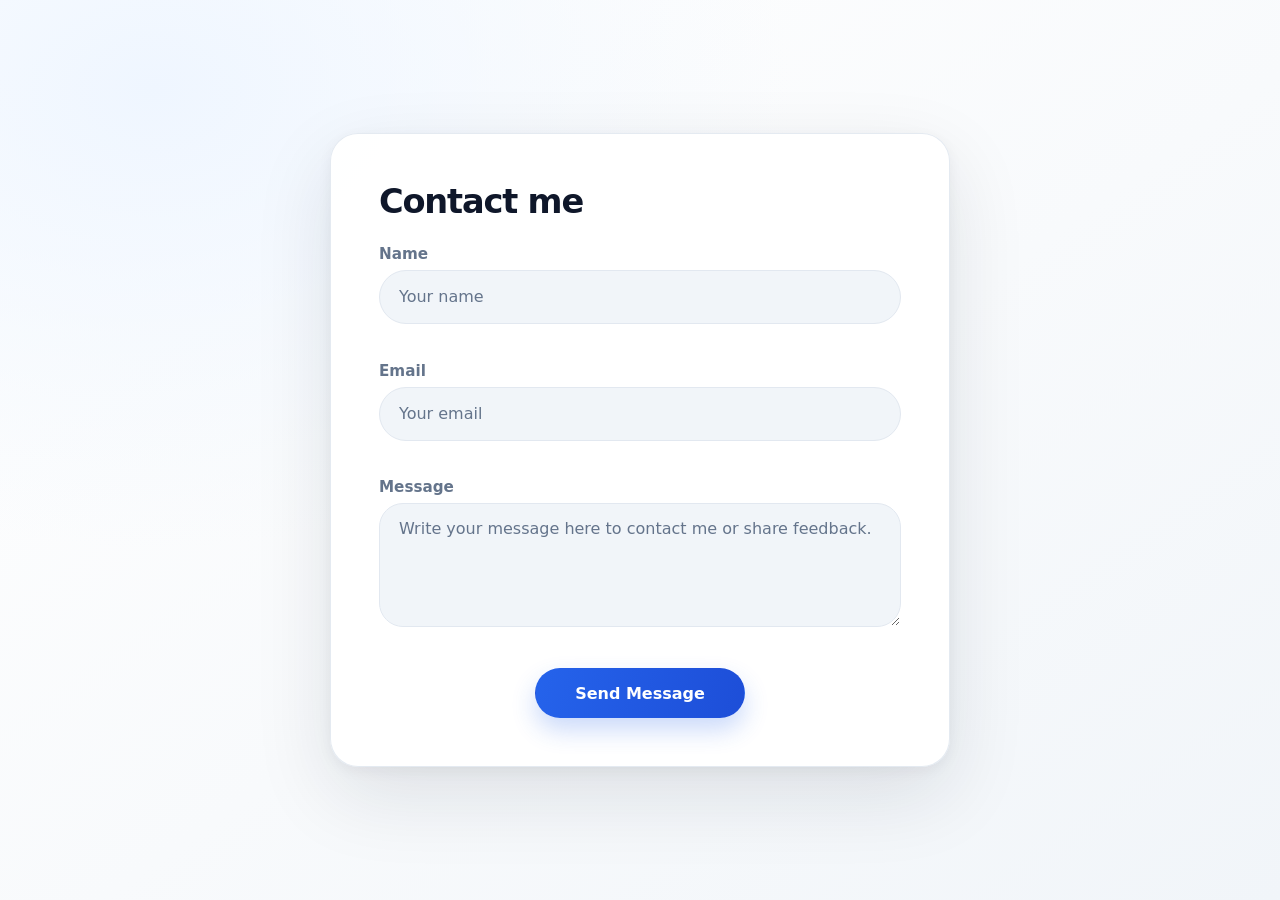
<file: contact-demo.html>
<!doctype html>
<html lang="en">
  <head>
    <meta charset="utf-8" />
    <meta name="viewport" content="width=device-width, initial-scale=1" />
    <meta
      name="description"
      content="A simple contact form that runs entirely in your browser."
    />
    <title>Contact me · Demo</title>
    <style>
      :root {
        color-scheme: light;
        font-family:
          Inter, Roboto, "Segoe UI", system-ui, -apple-system, sans-serif;
        color: #0f172a;
        background: #f8fafc;
        font-synthesis: none;
        text-rendering: optimizeLegibility;
        --blue: #2563eb;
        --field: #f1f5f9;
        --border: #e2e8f0;
      }

      * {
        box-sizing: border-box;
      }

      body {
        min-width: 320px;
        min-height: 100vh;
        margin: 0;
        display: grid;
        place-items: center;
        padding: 24px 16px;
        background:
          radial-gradient(ellipse at 12% 10%, #eff6ff 0, transparent 40%),
          linear-gradient(145deg, #fff 4%, #f8fafc 54%, #f1f5f9 100%);
      }

      button,
      input,
      textarea {
        font: inherit;
      }

      button {
        cursor: pointer;
      }

      button:focus-visible,
      input:focus-visible,
      textarea:focus-visible {
        outline: 3px solid rgba(37, 99, 235, 0.32);
        outline-offset: 3px;
      }

      .contact-card {
        width: min(100%, 620px);
        padding: clamp(24px, 6vw, 48px);
        overflow: hidden;
        border: 1px solid rgba(226, 232, 240, 0.9);
        border-radius: 28px;
        background: rgba(255, 255, 255, 0.92);
        box-shadow:
          0 28px 80px rgba(15, 23, 42, 0.11),
          0 4px 14px rgba(15, 23, 42, 0.05);
      }

      h1 {
        margin: 0;
        color: #0f172a;
        letter-spacing: -0.035em;
      }

      h1 {
        margin-bottom: 24px;
        font-size: clamp(1.7rem, 5vw, 2.1rem);
      }

      .field {
        margin-bottom: 17px;
      }

      .field label {
        display: block;
        margin: 0 0 7px;
        color: #64748b;
        font-size: 0.95rem;
        font-weight: 650;
      }

      .field input,
      .field textarea {
        display: block;
        width: 100%;
        border: 1px solid var(--border);
        background: var(--field);
        color: #334155;
        transition:
          border-color 160ms ease,
          box-shadow 160ms ease,
          background-color 160ms ease;
      }

      .field input {
        min-height: 54px;
        padding: 0 19px;
        border-radius: 999px;
      }

      .field textarea {
        min-height: 124px;
        padding: 15px 19px;
        border-radius: 24px;
        resize: vertical;
      }

      .field input::placeholder,
      .field textarea::placeholder {
        color: #64748b;
        opacity: 1;
      }

      .field input:focus,
      .field textarea:focus {
        border-color: #2563eb;
        outline: none;
        background: #fff;
        box-shadow: 0 0 0 4px rgba(37, 99, 235, 0.1);
      }

      .field [aria-invalid="true"] {
        border-color: #d34b60;
      }

      .field-error {
        display: block;
        min-height: 1.2em;
        margin: 5px 8px 0;
        color: #b4233b;
        font-size: 0.82rem;
      }

      .primary-button {
        display: inline-flex;
        min-height: 50px;
        align-items: center;
        justify-content: center;
        gap: 10px;
        border: 1px solid transparent;
        font-weight: 750;
        transition:
          transform 160ms ease,
          box-shadow 160ms ease,
          background-color 160ms ease;
      }

      .primary-button {
        min-width: 210px;
        margin: 3px auto 0;
        padding: 0 26px;
        border-radius: 999px;
        background: linear-gradient(105deg, #2563eb, #1d4ed8);
        box-shadow: 0 12px 25px rgba(37, 99, 235, 0.24);
        color: #fff;
      }

      .primary-button:hover {
        transform: translateY(-2px);
        box-shadow: 0 16px 30px rgba(37, 99, 235, 0.31);
      }

      .form-actions {
        display: flex;
        justify-content: center;
      }

      .toast {
        position: fixed;
        right: 16px;
        bottom: 16px;
        left: 16px;
        z-index: 3;
        width: fit-content;
        max-width: min(440px, calc(100vw - 32px));
        margin: auto;
        padding: 13px 18px;
        transform: translateY(12px);
        border-radius: 14px;
        background: #0b1220;
        box-shadow: 0 12px 35px rgba(15, 23, 42, 0.22);
        color: #fff;
        opacity: 0;
        pointer-events: none;
        transition:
          opacity 180ms ease,
          transform 180ms ease;
      }

      .toast.visible {
        transform: translateY(0);
        opacity: 1;
      }

      @media (max-width: 480px) {
        .contact-card {
          border-radius: 23px;
        }
      }

      @media (prefers-reduced-motion: reduce) {
        *,
        *::before,
        *::after {
          scroll-behavior: auto !important;
          animation-duration: 0.01ms !important;
          animation-iteration-count: 1 !important;
          transition-duration: 0.01ms !important;
        }
      }
    </style>
  </head>
  <body>
    <main class="contact-card" id="contact-app">
      <section aria-labelledby="contact-title">
        <h1 id="contact-title" tabindex="-1">Contact me</h1>
        <form id="contact-form" novalidate>
          <div class="field">
            <label for="contact-name">Name</label>
            <input
              id="contact-name"
              name="name"
              type="text"
              placeholder="Your name"
              autocomplete="name"
              required
              aria-describedby="name-error"
            />
            <span class="field-error" id="name-error" aria-live="polite"></span>
          </div>
          <div class="field">
            <label for="contact-email">Email</label>
            <input
              id="contact-email"
              name="email"
              type="email"
              placeholder="Your email"
              autocomplete="email"
              required
              aria-describedby="email-error"
            />
            <span class="field-error" id="email-error" aria-live="polite"></span>
          </div>
          <div class="field">
            <label for="contact-message">Message</label>
            <textarea
              id="contact-message"
              name="message"
              placeholder="Write your message here to contact me or share feedback."
              required
              aria-describedby="message-error"
            ></textarea>
            <span
              class="field-error"
              id="message-error"
              aria-live="polite"
            ></span>
          </div>
          <div class="form-actions">
            <button class="primary-button" type="submit">Send Message</button>
          </div>
        </form>
      </section>
    </main>

    <div class="toast" id="toast" role="status" aria-live="polite"></div>

    <script>
      const toast = document.querySelector("#toast");
      let toastTimer = 0;

      const showToast = (message) => {
        toast.textContent = message;
        toast.classList.add("visible");
        window.clearTimeout(toastTimer);
        toastTimer = window.setTimeout(
          () => toast.classList.remove("visible"),
          3400,
        );
      };

      const setFieldError = (input, message) => {
        const error = document.getElementById(
          input.getAttribute("aria-describedby"),
        );
        if (error) error.textContent = message;
        input.setAttribute("aria-invalid", String(Boolean(message)));
      };

      const contactForm = document.querySelector("#contact-form");
      const nameInput = document.querySelector("#contact-name");
      const emailInput = document.querySelector("#contact-email");
      const messageInput = document.querySelector("#contact-message");

      [nameInput, emailInput, messageInput].forEach((input) => {
        input.addEventListener("input", () => setFieldError(input, ""));
      });

      contactForm.addEventListener("submit", (event) => {
        event.preventDefault();
        const validName = nameInput.value.trim().length > 0;
        const validEmail =
          emailInput.value.trim().length > 0 && emailInput.validity.valid;
        const validMessage = messageInput.value.trim().length > 0;

        setFieldError(nameInput, validName ? "" : "Please enter your name.");
        setFieldError(
          emailInput,
          validEmail ? "" : "Please enter a valid email address.",
        );
        setFieldError(
          messageInput,
          validMessage ? "" : "Please write a message.",
        );

        if (!validName || !validEmail || !validMessage) {
          const firstInvalid = [nameInput, emailInput, messageInput].find(
            (input) => input.getAttribute("aria-invalid") === "true",
          );
          firstInvalid?.focus();
          return;
        }

        showToast(
          "Thanks! Your message is ready. This frontend demo does not send it.",
        );
        contactForm.reset();
      });
    </script>
  </body>
</html>
</file>
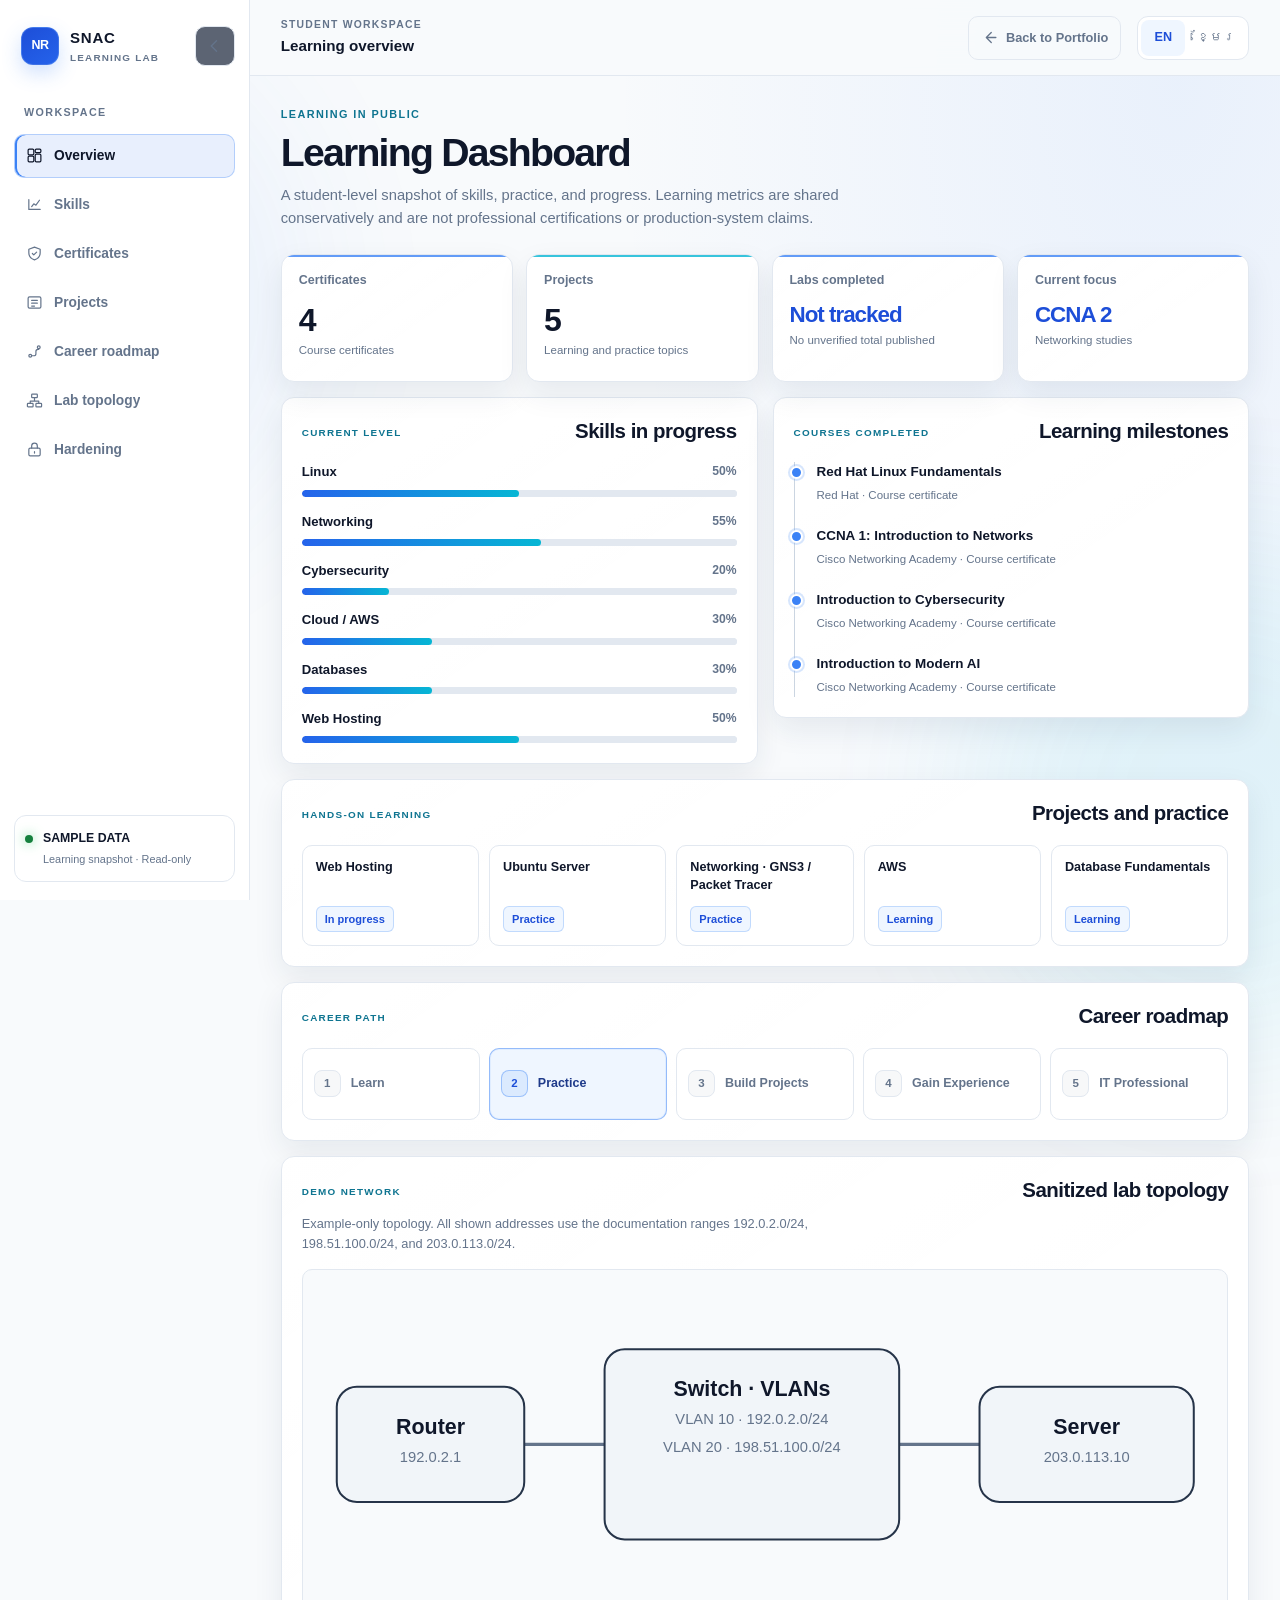
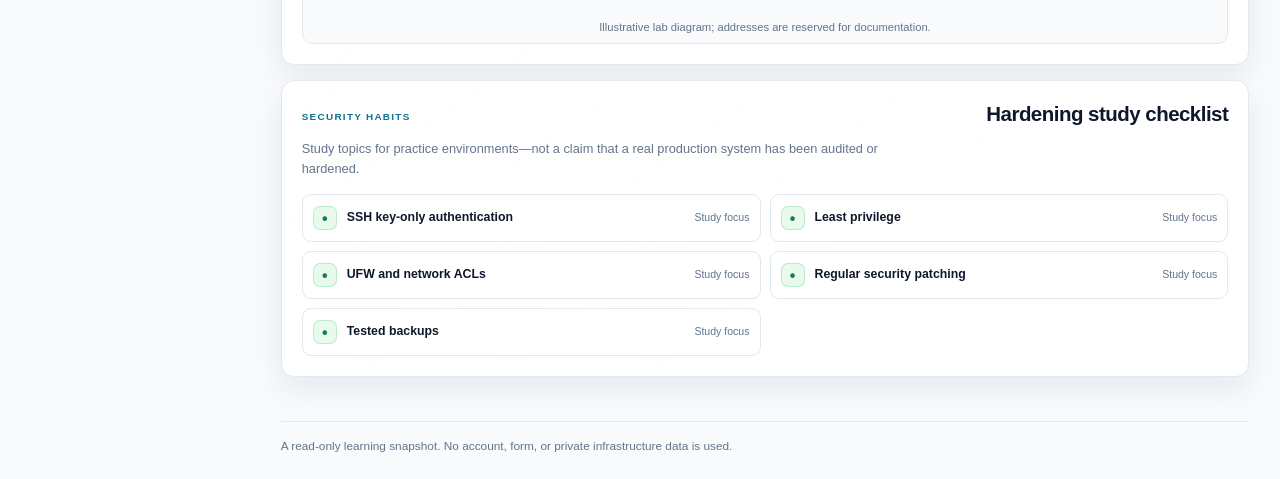
<file: dashboard.html>
<!doctype html>
<html lang="en">
  <head>
    <meta charset="UTF-8" />
    <meta name="viewport" content="width=device-width, initial-scale=1" />
    <meta name="robots" content="index,follow" />
    <meta
      name="description"
      content="A public snapshot of Narong RIENG's IT learning progress, projects, skills, and cybersecurity practice."
    />
    <meta property="og:type" content="website" />
    <meta property="og:title" content="Narong RIENG | Learning Dashboard" />
    <meta
      property="og:description"
      content="A public snapshot of Narong RIENG's IT learning progress, projects, skills, and cybersecurity practice."
    />
    <meta
      property="og:url"
      content="https://narong-rieng-portfolio.vercel.app/dashboard.html"
    />
    <meta
      property="og:image"
      content="https://narong-rieng-portfolio.vercel.app/my-logo.png"
    />
    <meta name="theme-color" content="#080d18" />
    <title>Narong RIENG | Learning Dashboard</title>
    <link rel="stylesheet" href="dashboard.css" />
    <script src="dashboard.js" defer></script>
  </head>
  <body>
    <div class="ambient ambient-one" aria-hidden="true"></div>
    <div class="ambient ambient-two" aria-hidden="true"></div>
    <div class="app-shell">
      <aside class="sidebar">
        <div class="sidebar-brand-row">
          <a class="brand-link" href="/" aria-label="Narong RIENG">
            <span class="brand-mark" aria-hidden="true">NR</span>
            <span class="brand-copy">
              <strong data-ui="brandTitle">SNAC</strong>
              <small data-ui="brandSubtitle">LEARNING LAB</small>
            </span>
          </a>
          <button
            class="sidebar-toggle"
            id="sidebar-toggle"
            type="button"
            aria-label="Collapse sidebar"
            aria-expanded="true"
            aria-controls="dashboard-nav"
            title="Collapse sidebar"
          >
            <svg viewBox="0 0 24 24" aria-hidden="true" focusable="false">
              <path d="m14 5-7 7 7 7" />
            </svg>
          </button>
        </div>
        <nav class="sidebar-nav" id="dashboard-nav" data-ui-aria="sidebarNavLabel">
          <p class="nav-group-label" data-ui="navGroup"></p>
          <a class="nav-link" href="#overview" aria-current="location">
            <svg viewBox="0 0 24 24" aria-hidden="true"><rect x="3" y="3" width="8" height="8" rx="1.5" /><rect x="13" y="3" width="8" height="5" rx="1.5" /><rect x="13" y="10" width="8" height="11" rx="1.5" /><rect x="3" y="13" width="8" height="8" rx="1.5" /></svg>
            <span data-ui="navOverview">Overview</span>
          </a>
          <a class="nav-link" href="#skills">
            <svg viewBox="0 0 24 24" aria-hidden="true"><path d="M4 19V5m0 14h16M8 15l3-4 3 2 5-7" /></svg>
            <span data-ui="navSkills">Skills</span>
          </a>
          <a class="nav-link" href="#certificates">
            <svg viewBox="0 0 24 24" aria-hidden="true"><path d="M12 3 4 6v5c0 5 3.4 8.4 8 10 4.6-1.6 8-5 8-10V6l-8-3Z" /><path d="m9 12 2 2 4-4" /></svg>
            <span data-ui="navCertificates">Certificates</span>
          </a>
          <a class="nav-link" href="#projects">
            <svg viewBox="0 0 24 24" aria-hidden="true"><rect x="3" y="4" width="18" height="16" rx="2" /><path d="M8 9h8M8 13h8M8 17h4" /></svg>
            <span data-ui="navProjects">Projects</span>
          </a>
          <a class="nav-link" href="#roadmap">
            <svg viewBox="0 0 24 24" aria-hidden="true"><circle cx="6" cy="18" r="2" /><circle cx="18" cy="6" r="2" /><path d="M8 18h3a3 3 0 0 0 3-3v-3a3 3 0 0 1 3-3h1" /></svg>
            <span data-ui="navRoadmap">Roadmap</span>
          </a>
          <a class="nav-link" href="#topology">
            <svg viewBox="0 0 24 24" aria-hidden="true"><rect x="8" y="3" width="8" height="5" rx="1" /><rect x="2" y="16" width="8" height="5" rx="1" /><rect x="14" y="16" width="8" height="5" rx="1" /><path d="M12 8v4M6 16v-3h12v3" /></svg>
            <span data-ui="navTopology">Lab topology</span>
          </a>
          <a class="nav-link" href="#hardening">
            <svg viewBox="0 0 24 24" aria-hidden="true"><rect x="4" y="10" width="16" height="11" rx="2" /><path d="M8 10V7a4 4 0 0 1 8 0v3m-4 5v2" /></svg>
            <span data-ui="navHardening">Hardening</span>
          </a>
        </nav>
        <div class="sidebar-status">
          <span class="status-light" aria-hidden="true"></span>
          <span>
            <strong data-ui="sampleLabel">Sample data</strong>
            <small data-ui="sidebarNote">Learning snapshot · Read-only</small>
          </span>
        </div>
      </aside>

      <div class="main-panel">
        <header class="site-header">
          <div class="header-context">
            <span class="header-kicker" data-ui="headerKicker">Student workspace</span>
            <strong data-ui="headerTitle">Learning overview</strong>
          </div>
          <div class="header-actions">
            <a class="back-link" href="/">
              <svg viewBox="0 0 24 24" aria-hidden="true" focusable="false">
                <path d="m14.5 5-7 7 7 7M8 12h13" />
              </svg>
              <span data-ui="back">Back to Portfolio</span>
            </a>
            <nav class="language-switch" aria-label="Language" data-ui-aria="languageLabel">
              <button type="button" data-language="en" aria-pressed="true">EN</button>
              <button type="button" data-language="km" aria-pressed="false">ខ្មែរ</button>
            </nav>
          </div>
        </header>

        <main class="dashboard-main">
          <section class="intro" id="overview" aria-labelledby="page-title">
            <p class="eyebrow" data-ui="eyebrow">Learning in public</p>
            <h1 id="page-title">Learning Dashboard</h1>
            <p class="intro-copy" data-ui="intro"></p>
          </section>

          <p class="load-status" id="load-status" role="status" aria-live="polite">
            Loading dashboard…
          </p>

          <div class="dashboard-content" id="dashboard-content" hidden>
            <section class="kpi-grid" id="kpi-grid" aria-label="Key learning indicators"></section>

            <div class="content-grid">
              <section class="glass-card" id="skills" aria-labelledby="skills-title">
                <div class="section-heading">
                  <p class="eyebrow" data-ui="skillsEyebrow"></p>
                  <h2 id="skills-title" data-heading="skills"></h2>
                </div>
                <div class="skills-list" id="skills-list"></div>
              </section>

              <section class="glass-card" id="certificates" aria-labelledby="certificates-title">
                <div class="section-heading">
                  <p class="eyebrow" data-ui="certificatesEyebrow"></p>
                  <h2 id="certificates-title" data-heading="certificates"></h2>
                </div>
                <ol class="timeline" id="certificates-list"></ol>
              </section>

              <section class="glass-card wide-card" id="projects" aria-labelledby="projects-title">
                <div class="section-heading">
                  <p class="eyebrow" data-ui="projectsEyebrow"></p>
                  <h2 id="projects-title" data-heading="projects"></h2>
                </div>
                <div class="project-grid" id="projects-grid"></div>
              </section>

              <section class="glass-card wide-card" id="roadmap" aria-labelledby="roadmap-title">
                <div class="section-heading">
                  <p class="eyebrow" data-ui="roadmapEyebrow"></p>
                  <h2 id="roadmap-title" data-heading="roadmap"></h2>
                </div>
                <ol class="roadmap" id="roadmap-list"></ol>
              </section>

              <section class="glass-card wide-card" id="topology" aria-labelledby="topology-title">
                <div class="section-heading">
                  <p class="eyebrow" data-ui="topologyEyebrow"></p>
                  <h2 id="topology-title" data-heading="topology"></h2>
                </div>
                <p class="card-copy" id="topology-copy"></p>
                <figure class="topology-figure" id="topology-figure"></figure>
              </section>

              <section class="glass-card wide-card" id="hardening" aria-labelledby="hardening-title">
                <div class="section-heading">
                  <p class="eyebrow" data-ui="hardeningEyebrow"></p>
                  <h2 id="hardening-title" data-heading="hardening"></h2>
                </div>
                <p class="card-copy" id="hardening-copy"></p>
                <ul class="checklist" id="hardening-list"></ul>
              </section>
            </div>
          </div>
        </main>

        <footer class="page-footer">
          <p data-ui="footer"></p>
        </footer>
      </div>
    </div>

    <noscript>
      <p class="noscript-message">Enable JavaScript to view the dashboard.</p>
    </noscript>
  </body>
</html>
</file>
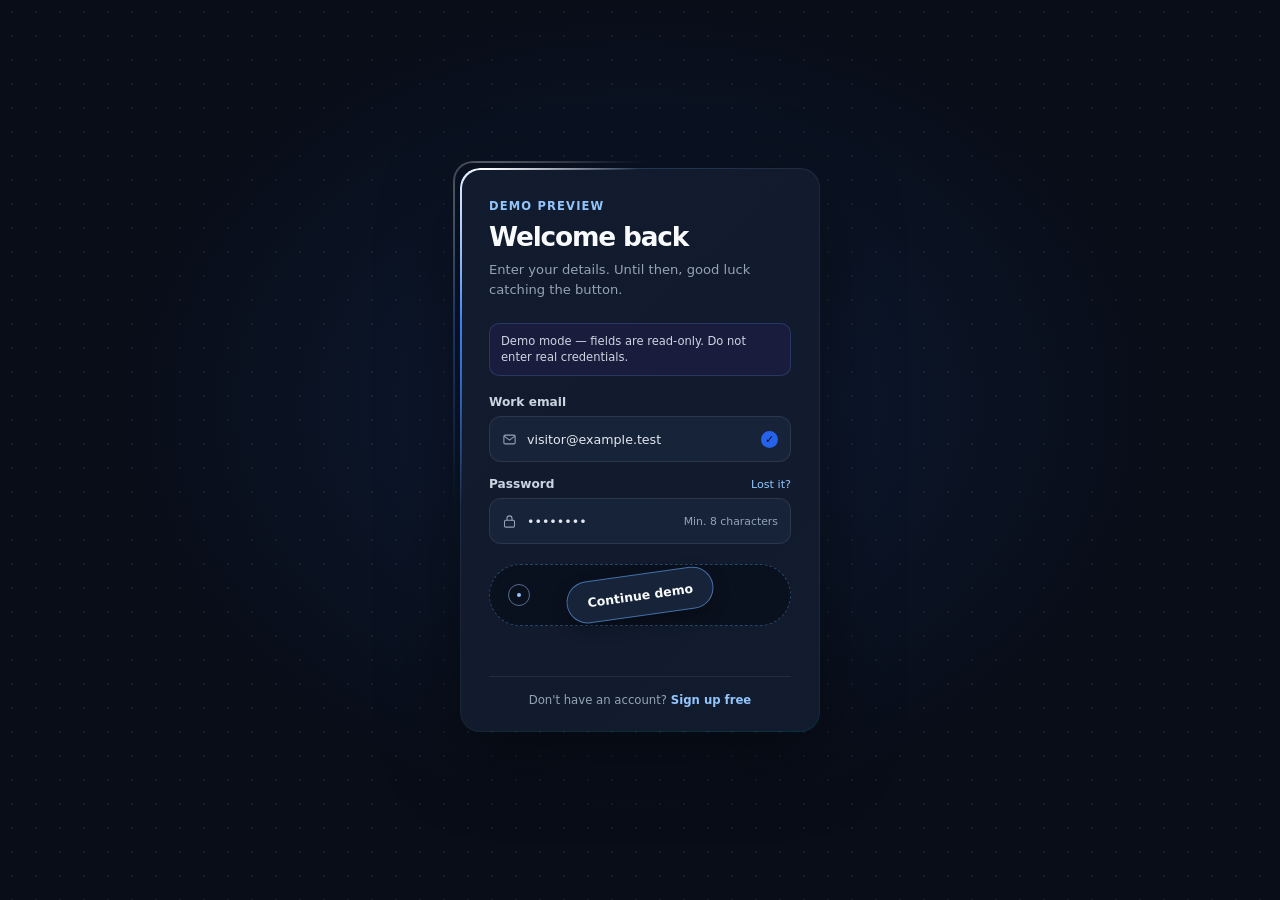
<file: login-ui-demo.html>
<!doctype html>
<html lang="en">
  <head>
    <meta charset="utf-8" />
    <meta name="viewport" content="width=device-width, initial-scale=1" />
    <meta
      name="description"
      content="A visual-only sign-in UI demo that does not collect credentials."
    />
    <title>Welcome back · UI demo</title>
    <style>
      @property --angle {
        syntax: "<angle>";
        initial-value: 0deg;
        inherits: false;
      }

      :root {
        color-scheme: dark;
        font-family:
          "Plus Jakarta Sans", Inter, ui-sans-serif, system-ui, sans-serif;
        color: #f8fafc;
        background: #080d18;
        font-synthesis: none;
        text-rendering: optimizeLegibility;
        --blue: #60a5fa;
        --muted: #94a3b8;
      }

      * {
        box-sizing: border-box;
      }

      body {
        display: grid;
        min-width: 320px;
        min-height: 100vh;
        place-items: center;
        margin: 0;
        padding: 24px 16px;
        background-color: #080d18;
        background-image:
          radial-gradient(rgba(255, 255, 255, 0.06) 0.8px, transparent 0.9px),
          radial-gradient(ellipse at 50% 45%, rgba(59, 130, 246, 0.13), transparent 58%);
        background-size:
          24px 24px,
          100% 100%;
      }

      button,
      a {
        font: inherit;
      }

      a {
        color: #93c5fd;
        text-decoration: none;
      }

      a:hover {
        color: #bfdbfe;
        text-decoration: underline;
      }

      :focus-visible {
        outline: 2px solid #60a5fa;
        outline-offset: 4px;
      }

      .login-card {
        position: relative;
        isolation: isolate;
        width: min(100%, 360px);
        padding: 30px 28px 24px;
        overflow: visible;
        border: 1px solid transparent;
        border-radius: 20px;
        background:
          linear-gradient(rgba(17, 27, 45, 0.98), rgba(17, 27, 45, 0.98))
            padding-box,
          linear-gradient(
              135deg,
              rgba(96, 165, 250, 0.34),
              rgba(255, 255, 255, 0.08) 48%,
              rgba(6, 182, 212, 0.2)
            )
            border-box;
        box-shadow: 0 24px 80px rgba(0, 0, 0, 0.48);
      }

      .login-card::before,
      .login-card::after {
        position: absolute;
        z-index: -1;
        inset: -1px;
        padding: 1.5px;
        border-radius: inherit;
        background: conic-gradient(
          from var(--angle, 0deg),
          transparent 0 70%,
          #3b82f6 85%,
          #fff 92%,
          transparent 100%
        );
        content: "";
        pointer-events: none;
        animation: orbit-light 4s linear infinite;
        -webkit-mask:
          linear-gradient(#fff 0 0) content-box,
          linear-gradient(#fff 0 0);
        -webkit-mask-composite: xor;
        mask-composite: exclude;
      }

      .login-card::before {
        inset: -8px;
        padding: 2px;
        filter: blur(12px);
        opacity: 0.6;
      }

      .login-card:focus-within::before,
      .login-card:focus-within::after {
        animation-duration: 2s;
      }

      .login-card:focus-within::before {
        opacity: 0.95;
      }

      @keyframes orbit-light {
        to {
          --angle: 360deg;
        }
      }

      .eyebrow {
        margin: 0 0 8px;
        color: #93c5fd;
        font-size: 0.72rem;
        font-weight: 750;
        letter-spacing: 0.1em;
        text-transform: uppercase;
      }

      h1 {
        margin: 0;
        font-size: 1.65rem;
        font-weight: 750;
        letter-spacing: -0.045em;
      }

      .subtitle {
        margin: 8px 0 22px;
        color: var(--muted);
        font-size: 0.82rem;
        line-height: 1.55;
      }

      .demo-note {
        margin: 0 0 19px;
        padding: 9px 11px;
        border: 1px solid rgba(96, 165, 250, 0.2);
        border-radius: 10px;
        background: rgba(124, 58, 237, 0.08);
        color: #cbd5e1;
        font-size: 0.72rem;
        line-height: 1.45;
      }

      .field {
        margin-bottom: 15px;
      }

      .label-row {
        display: flex;
        align-items: center;
        justify-content: space-between;
        margin-bottom: 7px;
      }

      .label-row label {
        color: #cbd5e1;
        font-size: 0.76rem;
        font-weight: 650;
      }

      .lost-link {
        font-size: 0.7rem;
      }

      .mock-field {
        display: flex;
        min-height: 46px;
        align-items: center;
        gap: 10px;
        padding: 0 12px;
        border: 1px solid rgba(255, 255, 255, 0.09);
        border-radius: 12px;
        background: #172338;
        color: #e2e8f0;
        font-size: 0.79rem;
      }

      .mock-field:focus-visible {
        outline: none;
        border-color: #3b82f6;
        box-shadow: 0 0 0 3px rgba(59, 130, 246, 0.2);
      }

      .mock-field-text {
        min-width: 0;
        flex: 1;
        overflow: hidden;
        text-overflow: ellipsis;
        white-space: nowrap;
      }

      .field-icon {
        width: 15px;
        height: 15px;
        flex: 0 0 15px;
        fill: none;
        stroke: #94a3b8;
        stroke-linecap: round;
        stroke-linejoin: round;
        stroke-width: 1.7;
      }

      .valid-badge {
        display: grid;
        width: 17px;
        height: 17px;
        flex: 0 0 17px;
        place-items: center;
        border-radius: 50%;
        background: #2563eb;
        color: #080d18;
        font-size: 0.68rem;
        font-weight: 900;
      }

      .hint {
        margin: 7px 0 0;
        color: #94a3b8;
        font-size: 0.68rem;
      }

      .password-hint {
        margin: 0;
      }

      .button-track {
        position: relative;
        display: flex;
        min-height: 62px;
        align-items: center;
        justify-content: center;
        margin-top: 20px;
        border: 1px dashed rgba(96, 165, 250, 0.35);
        border-radius: 999px;
        background: rgba(8, 13, 24, 0.65);
      }

      .track-node {
        position: absolute;
        left: 18px;
        display: grid;
        width: 22px;
        height: 22px;
        place-items: center;
        border: 1px solid rgba(147, 197, 253, 0.5);
        border-radius: 50%;
        color: #93c5fd;
      }

      .track-node svg {
        width: 12px;
        height: 12px;
        fill: currentColor;
      }

      .continue-button {
        position: relative;
        z-index: 1;
        min-width: 126px;
        min-height: 42px;
        padding: 0 20px;
        transform: rotate(-8deg);
        border: 1px solid rgba(96, 165, 250, 0.6);
        border-radius: 999px;
        background: #172338;
        box-shadow: 0 6px 16px rgba(0, 0, 0, 0.3);
        color: #f8fafc;
        font-size: 0.78rem;
        font-weight: 700;
        transition:
          transform 220ms ease,
          border-color 220ms ease,
          background-color 220ms ease,
          box-shadow 220ms ease;
      }

      .continue-button:hover {
        border-color: #93c5fd;
        background: #1d4ed8;
      }

      .continue-button:active {
        transform: rotate(-4deg) scale(0.98);
      }

      .continue-button[disabled] {
        cursor: wait;
        opacity: 0.88;
      }

      .spinner {
        display: inline-block;
        width: 14px;
        height: 14px;
        margin-right: 7px;
        vertical-align: -2px;
        border: 2px solid rgba(255, 255, 255, 0.35);
        border-top-color: #fff;
        border-radius: 50%;
        animation: spin 650ms linear infinite;
      }

      .spinner[hidden] {
        display: none;
      }

      @keyframes spin {
        to {
          transform: rotate(360deg);
        }
      }

      .status {
        min-height: 1.35em;
        margin: 12px 0 0;
        color: #93c5fd;
        font-size: 0.78rem;
        text-align: center;
      }

      .divider {
        height: 1px;
        margin: 21px 0 16px;
        background: rgba(255, 255, 255, 0.08);
      }

      .footer {
        margin: 0;
        color: #94a3b8;
        font-size: 0.73rem;
        text-align: center;
      }

      .footer a {
        font-weight: 650;
      }

      @supports not (mask-composite: exclude) {
        .login-card {
          border-color: rgba(96, 165, 250, 0.3);
          box-shadow:
            0 0 20px rgba(59, 130, 246, 0.2),
            0 24px 80px rgba(0, 0, 0, 0.48);
        }

        .login-card::before,
        .login-card::after {
          display: none;
        }
      }

      @media (prefers-reduced-motion: reduce) {
        *,
        *::before,
        *::after {
          scroll-behavior: auto !important;
          animation-duration: 0.01ms !important;
          animation-iteration-count: 1 !important;
          transition-duration: 0.01ms !important;
        }

        .login-card::before,
        .login-card::after {
          animation: none;
          opacity: 0.55;
        }
      }
    </style>
  </head>
  <body>
    <main class="login-card">
      <p class="eyebrow">Demo preview</p>
      <h1>Welcome back</h1>
      <p class="subtitle">
        Enter your details. Until then, good luck catching the button.
      </p>
      <p class="demo-note" id="demo-note">
        Demo mode — fields are read-only. Do not enter real credentials.
      </p>

      <div class="field">
        <div class="label-row">
          <label id="email-label">Work email</label>
        </div>
        <div
          class="mock-field"
          role="textbox"
          aria-labelledby="email-label"
          aria-readonly="true"
          tabindex="0"
        >
          <svg class="field-icon" viewBox="0 0 24 24" aria-hidden="true">
            <rect x="3" y="5" width="18" height="14" rx="2" />
            <path d="m4 7 8 6 8-6" />
          </svg>
          <span class="mock-field-text">visitor@example.test</span>
          <span class="valid-badge" aria-label="Valid demo email">✓</span>
        </div>
      </div>

      <div class="field">
        <div class="label-row">
          <label id="password-label">Password</label>
          <a class="lost-link" href="#demo-note">Lost it?</a>
        </div>
        <div
          class="mock-field"
          role="textbox"
          aria-labelledby="password-label"
          aria-readonly="true"
          tabindex="0"
        >
          <svg class="field-icon" viewBox="0 0 24 24" aria-hidden="true">
            <rect x="4" y="10" width="16" height="11" rx="2" />
            <path d="M8 10V7a4 4 0 0 1 8 0v3" />
          </svg>
          <span class="mock-field-text" aria-label="Eight demo characters"
            >••••••••</span
          >
          <span class="hint password-hint">Min. 8 characters</span>
        </div>
      </div>

      <div class="button-track">
        <span class="track-node" aria-hidden="true">
          <svg viewBox="0 0 24 24">
            <circle cx="12" cy="12" r="4" />
          </svg>
        </span>
        <button class="continue-button" id="continue-button" type="button">
          <span class="spinner" id="spinner" hidden aria-hidden="true"></span>
          <span id="button-label">Continue demo</span>
        </button>
      </div>
      <p class="status" id="status" role="status" aria-live="polite"></p>

      <div class="divider" aria-hidden="true"></div>
      <p class="footer">
        Don't have an account?
        <a href="#demo-note">Sign up free</a>
      </p>
    </main>

    <script>
      const continueButton = document.querySelector("#continue-button");
      const buttonLabel = document.querySelector("#button-label");
      const spinner = document.querySelector("#spinner");
      const status = document.querySelector("#status");

      continueButton.addEventListener("click", () => {
        if (continueButton.disabled) return;

        continueButton.disabled = true;
        spinner.hidden = false;
        buttonLabel.textContent = "Checking demo…";
        status.textContent = "This is a visual-only demo. No sign-in is performed.";

        window.setTimeout(() => {
          spinner.hidden = true;
          buttonLabel.textContent = "Continue demo";
          status.textContent = "Signed in — demo";
          continueButton.disabled = false;
        }, 700);
      });
    </script>
  </body>
</html>
</file>
<file: style.css>
:root {
  --navy: #0f172a;
  --navy2: #0b1220;
  --blue: #2563eb;
  --sky: #0e7490;
  --teal: #06b6d4;
  --white: #fff;
  --gray: #f1f5f9;
  --ink: #334155;
  --mute: #64748b;
  --line: #e2e8f0;
  --pale-blue: #eff6ff;
  --canvas: #f8fafc;
  --surface: #ffffff;
  --surface-raised: #f1f5f9;
  --border-color: #e2e8f0;
  --text-primary: #0f172a;
  --text-secondary: #334155;
  --text-muted: #64748b;
  --brand-blue: #2563eb;
  --brand-cyan: #06b6d4;
  --r: 14px;
}
* {
  box-sizing: border-box;
  margin: 0;
}
html {
  font-size: 110%;
  scroll-behavior: smooth;
  scroll-padding-top: 88px;
}
body {
  font-family:
    "Segoe UI",
    system-ui,
    -apple-system,
    Roboto,
    Arial,
    sans-serif;
  color: var(--ink);
  background:
    radial-gradient(ellipse at 92% 8%, rgba(59, 130, 246, 0.08), transparent 34%),
    radial-gradient(ellipse at 5% 48%, rgba(6, 182, 212, 0.05), transparent 30%),
    #f7f9fd;
  line-height: 1.65;
}
#certificates {
  position: relative;
  overflow: hidden;
  isolation: isolate;
  color: #fff;
  text-align: center;
  background:
    radial-gradient(ellipse at 50% 28%, rgba(13, 148, 166, 0.32), transparent 38%),
    radial-gradient(ellipse at 14% 90%, rgba(91, 33, 182, 0.26), transparent 36%),
    radial-gradient(ellipse at 88% 85%, rgba(37, 99, 235, 0.24), transparent 38%),
    linear-gradient(125deg, #07182b, #0b2942 52%, #101a39);
}
#certificates::before {
  position: absolute;
  z-index: -1;
  inset: 0;
  content: "";
  opacity: 0.3;
  background-image:
    linear-gradient(rgba(125, 211, 252, 0.08) 1px, transparent 1px),
    linear-gradient(90deg, rgba(125, 211, 252, 0.08) 1px, transparent 1px);
  background-size: 46px 46px;
  mask-image: radial-gradient(ellipse at center, #000, transparent 80%);
}
#certificates .wrap {
  position: relative;
  display: flex;
  flex-direction: column;
  align-items: center;
}
.certificate-eyebrow {
  display: inline-flex;
  align-items: center;
  gap: 14px;
  margin-bottom: 12px;
  color: #67e8f9;
  font-size: 1rem;
  font-weight: 700;
}
.certificate-eyebrow::after {
  width: 48px;
  height: 2px;
  content: "";
  border-radius: 2px;
  background: currentColor;
}
#certificates h2 {
  margin-bottom: 60px;
  color: #fff;
  font-size: clamp(2.4rem, 7vw, 4.6rem);
  letter-spacing: -0.045em;
}
#certificates h2::after {
  display: none;
}
.certificates-grid {
  display: grid;
  grid-template-columns: repeat(2, minmax(0, 1fr));
  gap: 20px;
  width: min(100%, 820px);
}
.certificate-card {
  display: flex;
  min-height: 190px;
  flex-direction: column;
  align-items: center;
  justify-content: center;
  text-align: center;
  padding: 22px 26px 26px;
  border: 1px solid rgba(125, 211, 252, 0.36);
  border-radius: 24px;
  background:
    linear-gradient(135deg, rgba(8, 47, 73, 0.94), rgba(30, 58, 138, 0.92) 58%, rgba(76, 29, 149, 0.92)),
    rgba(15, 23, 42, 0.94);
  box-shadow:
    0 24px 70px rgba(0, 0, 0, 0.28),
    inset 0 1px rgba(255, 255, 255, 0.24);
  backdrop-filter: blur(14px);
}
.certificate-card h3 {
  margin-bottom: 6px;
  color: #fff;
  font-size: 1.12rem;
}
.certificate-card p {
  flex: 1;
  margin-bottom: 18px;
  color: #dbeafe;
  font-size: 1.05rem;
}
.certificate-link {
  display: inline-block;
  color: #67e8f9;
  font-size: 1.15rem;
  font-weight: 700;
  text-decoration: none;
}
.certificate-link:hover {
  color: #ffffff;
  text-decoration: underline;
}
@media (max-width: 640px) {
  .certificates-grid {
    grid-template-columns: 1fr;
    max-width: 420px;
  }
}
a {
  color: inherit;
}
:focus-visible {
  outline: 3px solid var(--sky);
  outline-offset: 3px;
}
.wrap {
  width: 100%;
  max-width: none;
  margin: 0;
  padding: 0 clamp(20px, 4vw, 64px);
}
section {
  padding: 84px 0;
}
.alt {
  background:
    linear-gradient(120deg, rgba(230, 240, 255, 0.85), rgba(242, 248, 250, 0.9) 55%, rgba(230, 247, 244, 0.8));
}
h2 {
  font-size: clamp(1.7rem, 3.5vw, 2.3rem);
  color: var(--navy);
  margin-bottom: 10px;
  line-height: 1.2;
}
h2::after {
  content: "";
  display: block;
  width: 56px;
  height: 4px;
  background: var(--blue);
  border-radius: 4px;
  margin-top: 12px;
}
.lead {
  color: var(--mute);
  max-width: 62ch;
  margin: 18px 0 34px;
}
svg.i {
  width: 26px;
  height: 26px;
  fill: none;
  stroke: currentColor;
  stroke-width: 1.7;
  stroke-linecap: round;
  stroke-linejoin: round;
}
/* nav */
nav {
  position: fixed;
  inset: 10px 16px auto;
  z-index: 20;
  background: rgba(11, 31, 58, 0.74);
  -webkit-backdrop-filter: blur(18px) saturate(155%);
  backdrop-filter: blur(18px) saturate(155%);
  border: 1px solid rgba(125, 211, 252, 0.24);
  border-radius: 18px;
  box-shadow:
    0 16px 42px rgba(2, 12, 27, 0.24),
    inset 0 1px 0 rgba(255, 255, 255, 0.14);
  transition: transform 0.25s ease;
}
nav.nav-hidden {
  transform: translateY(-100%);
}
nav:focus-within {
  transform: translateY(0);
}
nav .wrap {
  display: flex;
  align-items: center;
  justify-content: space-between;
  height: 68px;
}
.nav-actions {
  display: flex;
  align-items: center;
  gap: 10px;
}
.language-switch {
  position: relative;
  color: #a9bdd5;
}
.language-current {
  display: flex;
  min-height: 40px;
  align-items: center;
  gap: 8px;
  padding: 6px 12px;
  border: 1px solid rgba(127, 151, 180, 0.25);
  border-radius: 10px;
  background: rgba(47, 128, 237, 0.08);
  color: inherit;
  font-size: 0.88rem;
  font-weight: 650;
  list-style: none;
  cursor: pointer;
  white-space: nowrap;
}
.language-current::-webkit-details-marker {
  display: none;
}
.language-current::after {
  width: 7px;
  height: 7px;
  margin: -4px 0 0 4px;
  transform: rotate(45deg);
  border-right: 1.5px solid currentColor;
  border-bottom: 1.5px solid currentColor;
  content: "";
  transition: transform 160ms ease;
}
.language-switch[open] .language-current::after {
  margin-top: 4px;
  transform: rotate(225deg);
}
.language-current img {
  display: block;
  width: 20px;
  height: 14px;
  object-fit: cover;
  border-radius: 2px;
  box-shadow: 0 0 0 1px rgba(127, 151, 180, 0.35);
}
.language-options {
  position: absolute;
  z-index: 20;
  top: calc(100% + 8px);
  right: 0;
  width: 238px;
  padding: 5px;
  border: 1px solid rgba(148, 163, 184, 0.22);
  border-radius: 14px;
  background: #fff;
  box-shadow: 0 16px 38px rgba(4, 17, 33, 0.22);
}
.language-option {
  display: grid;
  width: 100%;
  min-height: 54px;
  grid-template-columns: 28px 1fr 20px;
  align-items: center;
  gap: 12px;
  padding: 9px 14px;
  border: 0;
  border-radius: 9px;
  background: transparent;
  color: #182b44;
  font: inherit;
  text-align: left;
  cursor: pointer;
  transition: background-color 160ms ease;
}
.language-option + .language-option {
  border-top: 1px solid #e8edf3;
}
.language-option:hover,
.language-option.active {
  background: #f1f5f9;
}
.language-option img {
  width: 24px;
  height: 24px;
  border-radius: 50%;
  object-fit: cover;
}
.language-check {
  width: 20px;
  height: 20px;
  fill: none;
  stroke: #15803d;
  stroke-linecap: round;
  stroke-linejoin: round;
  stroke-width: 2.5;
  visibility: hidden;
}
.language-option.active .language-check {
  visibility: visible;
}
.logo {
  display: flex;
  flex: none;
  align-items: center;
  justify-content: center;
  width: 60px;
  height: 60px;
  text-decoration: none;
  border-radius: 50%;
  overflow: hidden;
  background: var(--navy);
  border: 2px solid rgba(125, 211, 252, 0.65);
  box-shadow: 0 0 0 3px rgba(57, 124, 246, 0.14);
}
.logo img {
  display: block;
  width: 90%;
  height: 90%;
  object-fit: contain;
  object-position: center;
  border-radius: 50%;
  background: #fff;
  transform: none;
}
nav ul {
  display: flex;
  gap: 6px;
  list-style: none;
  padding: 0;
}
nav ul a {
  color: #d5e5fb;
  text-decoration: none;
  padding: 8px 12px;
  border-radius: 8px;
  font-size: 0.95rem;
  transition:
    color 0.2s ease,
    background-color 0.2s ease,
    transform 0.2s ease;
}
nav ul a:hover,
nav ul a.on,
nav ul a.nav-contact {
  background: rgba(47, 128, 237, 0.2);
  color: #fff;
}
nav ul a:hover {
  transform: translateY(-1px);
}
#menu {
  display: none;
  background: none;
  border: 1px solid rgba(255, 255, 255, 0.3);
  color: #fff;
  border-radius: 8px;
  padding: 6px 10px;
  font-size: 1.1rem;
  cursor: pointer;
}
#theme-toggle {
  flex: none;
  display: grid;
  place-items: center;
  width: 36px;
  height: 36px;
  padding: 6px;
  overflow: hidden;
  border: 1px solid rgba(255, 255, 255, 0.45);
  border-radius: 50%;
  background: rgba(47, 128, 237, 0.16);
  color: #fff;
  font-size: 0;
  line-height: 0;
  white-space: nowrap;
  cursor: pointer;
}
#theme-toggle svg {
  width: 20px;
  height: 20px;
}
#theme-toggle:hover {
  background: rgba(47, 128, 237, 0.32);
}
#theme-toggle:focus-visible {
  outline-color: var(--sky);
}
/* hero */
#home {
  position: relative;
  isolation: isolate;
  min-height: 100vh;
  display: flex;
  align-items: center;
  background:
    radial-gradient(ellipse at 78% 22%, rgba(45, 212, 191, 0.2), transparent 28%),
    radial-gradient(ellipse at 15% 88%, rgba(57, 124, 246, 0.28), transparent 38%),
    linear-gradient(130deg, #071426 0%, #102c4d 52%, #123a58 100%);
  background-size: 180% 180%;
  animation: hero-gradient 16s ease-in-out infinite alternate;
  color: #fff;
  padding: 110px 0 70px;
  overflow: hidden;
}
#home::after {
  content: "";
  position: absolute;
  inset: 0;
  z-index: 0;
  background:
    linear-gradient(rgba(7, 20, 38, 0.68), rgba(7, 20, 38, 0.72)),
    url("Image/temple.png") center / cover no-repeat;
  pointer-events: none;
}
#network-canvas {
  position: absolute;
  inset: 0;
  width: 100%;
  height: 100%;
  z-index: 1;
}
.cloud {
  position: absolute;
  z-index: 1;
  width: 80px;
  height: auto;
  overflow: visible;
  fill: #fff;
  filter: blur(1.5px);
  pointer-events: none;
  opacity: 0.92;
  animation: cloud-drift 28s ease-in-out infinite alternate;
}
.cloud-one {
  top: 18%;
  left: 52%;
}
.cloud-two {
  top: 66%;
  left: 5%;
  width: 62px;
  animation-delay: -8s;
  animation-duration: 34s;
  opacity: 0.55;
}
.cloud-three {
  top: 16%;
  right: 3%;
  width: 52px;
  animation-delay: -14s;
  animation-duration: 31s;
  opacity: 0.45;
}
@keyframes cloud-drift {
  from {
    transform: translate3d(-12px, 0, 0);
  }
  to {
    transform: translate3d(22px, -12px, 0);
  }
}
#home::before {
  content: "";
  position: absolute;
  inset: 0;
  z-index: 0;
  pointer-events: none;
  background-image:
    linear-gradient(rgba(125, 211, 252, 0.045) 1px, transparent 1px),
    linear-gradient(90deg, rgba(125, 211, 252, 0.045) 1px, transparent 1px);
  background-size: 48px 48px;
  mask-image: linear-gradient(to right, transparent, #000 35%, #000);
}
@keyframes hero-gradient {
  from {
    background-position: 0% 50%;
  }
  to {
    background-position: 100% 50%;
  }
}
#home .wrap {
  position: relative;
  z-index: 2;
  display: grid;
  grid-template-columns: 1.25fr 1fr;
  gap: 48px;
  align-items: center;
}
#home .wrap > div:first-child {
  animation: hero-enter 0.75s ease-out both;
}
#home .photo {
  animation: hero-enter 0.75s 0.16s ease-out both;
}
@keyframes hero-enter {
  from {
    opacity: 0;
    transform: translateY(22px);
  }
  to {
    opacity: 1;
    transform: translateY(0);
  }
}
.hi {
  display: inline-flex;
  align-items: center;
  gap: 9px;
  color: var(--sky);
  font-size: 1.1rem;
  margin-bottom: 6px;
}
.hi::before {
  content: "";
  width: 8px;
  height: 8px;
  border-radius: 50%;
  background: var(--teal);
  box-shadow: 0 0 14px rgba(45, 212, 191, 0.8);
}
h1 {
  font-size: clamp(2.2rem, 5.4vw, 3.7rem);
  line-height: 1.1;
  margin-bottom: 14px;
  letter-spacing: -0.045em;
  text-shadow: 0 8px 35px rgba(0, 0, 0, 0.2);
}
.role {
  font-size: clamp(1.05rem, 2.2vw, 1.35rem);
  color: #b9d7ff;
  margin-bottom: 18px;
  font-weight: 600;
  animation: role-glow 3s ease-in-out infinite;
}
@keyframes role-glow {
  0%,
  100% {
    color: #b9d7ff;
    text-shadow: 0 0 0 rgba(125, 211, 252, 0);
  }
  50% {
    color: #7dd3fc;
    text-shadow: 0 0 14px rgba(125, 211, 252, 0.4);
  }
}
.intro {
  color: #c8dcf7;
  max-width: 56ch;
  margin-bottom: 28px;
}
.btn {
  display: inline-block;
  padding: 13px 26px;
  border-radius: 10px;
  font-weight: 600;
  text-decoration: none;
  border: 2px solid var(--blue);
  transition: 0.2s;
  cursor: pointer;
  font-size: 1rem;
  font-family: inherit;
}
.btn.p {
  background: var(--blue);
  color: #fff;
}
.btn.p:hover {
  background: #246fd2;
  transform: translateY(-2px);
  box-shadow: 0 8px 22px rgba(47, 128, 237, 0.4);
}
.hero-projects {
  position: relative;
  isolation: isolate;
}
.hero-projects::before,
.hero-projects::after {
  position: absolute;
  z-index: -1;
  content: "";
  pointer-events: none;
  opacity: 0;
  transition: opacity 180ms ease;
}
.hero-projects::before {
  inset: -10px -8px -13px;
  border-radius: 16px;
  background: radial-gradient(ellipse at 50% 100%, #22d3ee 0, #2563eb 34%, transparent 72%);
  filter: blur(12px);
}
.hero-projects::after {
  inset: -7px;
  background: linear-gradient(110deg, #2563eb 0%, #2f80ed 34%, #38bdf8 68%, #67e8f9 100%);
  background-size: 180% 180%;
  clip-path: polygon(
    0 18%, 5% 18%, 8% 2%, 12% 18%, 21% 18%, 25% 0, 29% 18%, 40% 18%,
    44% 4%, 48% 18%, 60% 18%, 64% 0, 68% 18%, 80% 18%, 84% 3%, 88% 18%,
    100% 18%, 100% 78%, 96% 82%, 92% 100%, 88% 82%, 78% 82%, 74% 98%,
    70% 82%, 58% 82%, 54% 100%, 50% 82%, 39% 82%, 35% 97%, 31% 82%,
    20% 82%, 16% 100%, 12% 82%, 4% 82%, 0 94%
  );
  filter: drop-shadow(0 0 7px rgba(34, 211, 238, 0.9));
}
.hero-projects:hover::before,
.hero-projects:focus-visible::before {
  opacity: 0.9;
  animation: project-fire-glow 900ms ease-in-out infinite alternate;
}
.hero-projects:hover::after,
.hero-projects:focus-visible::after {
  opacity: 0.95;
  animation: project-fire-flicker 420ms ease-in-out infinite alternate;
}
.hero-projects:hover,
.hero-projects:focus-visible {
  border-color: transparent;
  background: transparent;
  box-shadow: none;
}

@keyframes project-fire-glow {
  to {
    transform: scale(1.08, 0.9);
    filter: blur(16px);
  }
}
@keyframes project-fire-flicker {
  to {
    background-position: 100% 100%;
    filter: drop-shadow(0 0 12px rgba(34, 211, 238, 1)) brightness(1.25);
  }
}
.btn.s {
  color: #fff;
  margin-left: 10px;
}
.btn.s:hover {
  background: rgba(47, 128, 237, 0.2);
  transform: translateY(-2px);
}
.photo {
  justify-self: center;
  --stage-size: min(440px, 40vw);
  width: var(--stage-size);
  aspect-ratio: 1;
  position: relative;
  isolation: isolate;
}
.orbit-ring {
  position: absolute;
  inset: 8%;
  border: 1px solid rgba(45, 212, 191, 0.35);
  border-radius: 50%;
  box-shadow: 0 0 35px rgba(57, 124, 246, 0.12);
  pointer-events: none;
}
.orbit-ring::before {
  content: "";
  position: absolute;
  inset: 12%;
  border: 1px solid rgba(125, 211, 252, 0.12);
  border-radius: 50%;
}
.orbit-path {
  position: absolute;
  inset: 0;
  animation: orbit-spin 32s linear infinite;
  pointer-events: none;
}
.orbit-path-one {
  --orbit-start: 0deg;
}
.orbit-path-two {
  --orbit-start: 90deg;
}
.orbit-path-three {
  --orbit-start: 180deg;
}
.orbit-path-four {
  --orbit-start: 270deg;
}
@keyframes orbit-spin {
  from {
    transform: rotate(var(--orbit-start));
  }
  to {
    transform: rotate(calc(var(--orbit-start) + 360deg));
  }
}
@keyframes orbit-counter-spin {
  from {
    transform: rotate(calc(0deg - var(--orbit-start)));
  }
  to {
    transform: rotate(calc(0deg - var(--orbit-start) - 360deg));
  }
}
.orbit-satellite {
  position: absolute;
  top: 8%;
  left: 50%;
  display: grid;
  place-items: center;
  width: 18%;
  aspect-ratio: 1;
  padding: 4px;
  border-radius: 50%;
  background: conic-gradient(from 35deg, var(--teal), var(--blue), #67e8f9, var(--teal));
  box-shadow:
    0 0 0 4px rgba(47, 128, 237, 0.12),
    0 0 24px rgba(57, 124, 246, 0.35);
  transform: translate(-50%, -50%);
}
.orbit-satellite::before {
  content: "";
  position: absolute;
  inset: 4px;
  border-radius: inherit;
  background: var(--navy2);
}
.orbit-satellite svg {
  position: relative;
  width: 46%;
  height: 46%;
  color: #d5f7ff;
  animation: orbit-counter-spin 32s linear infinite;
}
.portrait {
  position: absolute;
  top: 50%;
  left: 50%;
  z-index: 1;
  width: 66%;
  aspect-ratio: 1;
  padding: 6px;
  border-radius: 50%;
  background: conic-gradient(from 35deg, var(--teal), var(--blue), #67e8f9, var(--teal));
  box-shadow:
    0 0 0 8px rgba(47, 128, 237, 0.12),
    0 0 70px rgba(57, 124, 246, 0.38),
    0 0 110px rgba(45, 212, 191, 0.14);
  transform: translate(-50%, -50%);
}
.portrait-image {
  width: 100%;
  height: 100%;
  border-radius: 50%;
  overflow: hidden;
  background: var(--navy2);
  display: grid;
  place-items: center;
}
.photo img {
  width: 100%;
  height: 100%;
  object-fit: cover;
  display: block;
}
.portrait-image img + span {
  display: none;
}
.portrait span {
  font-size: 5rem;
  font-weight: 700;
  color: var(--sky);
}
/* about */
#about {
  position: relative;
  isolation: isolate;
  overflow: hidden;
  background:
    radial-gradient(ellipse at 78% 48%, rgba(45, 212, 191, 0.09), transparent 36%),
    radial-gradient(ellipse at 12% 100%, rgba(57, 124, 246, 0.14), transparent 42%),
    linear-gradient(125deg, #0b2038, #103253 58%, #0b263e);
  color: #f8fbff;
}
#about::before {
  position: absolute;
  z-index: -1;
  inset: 0;
  content: "";
  opacity: 0.22;
  background-image:
    linear-gradient(rgba(125, 211, 252, 0.09) 1px, transparent 1px),
    linear-gradient(90deg, rgba(125, 211, 252, 0.09) 1px, transparent 1px);
  background-size: 52px 52px;
  mask-image: linear-gradient(90deg, transparent, #000 45%, #000);
}
.about-layout {
  position: relative;
  z-index: 1;
  display: grid;
  grid-template-columns: minmax(0, 0.8fr) minmax(0, 1.2fr);
  align-items: start;
  gap: clamp(32px, 5vw, 72px);
}
.about-copy {
  min-width: 0;
}
#about h2 {
  color: var(--sky);
}
#about h2::after {
  width: 72px;
  height: 5px;
  background: linear-gradient(90deg, #60a5fa, #06b6d4);
}
#about .lead {
  max-width: 60ch;
  color: #c4d8ee;
  font-size: clamp(1.05rem, 1.35vw, 1.18rem);
  line-height: 1.9;
}
.cards {
  display: grid;
  grid-template-columns: repeat(auto-fit, minmax(200px, 1fr));
  gap: 16px;
}
.card {
  background: #fff;
  border: 1px solid var(--line);
  border-radius: var(--r);
  padding: 22px;
  box-shadow: 0 10px 30px rgba(18, 52, 92, 0.07);
  transition: 0.25s;
}
.card:hover {
  transform: translateY(-6px);
  border-color: var(--blue);
  box-shadow: 0 18px 36px rgba(18, 52, 92, 0.14);
}
.card .ic {
  width: 46px;
  height: 46px;
  border-radius: 12px;
  background: linear-gradient(145deg, var(--pale-blue), #ecfeff);
  color: var(--blue);
  display: grid;
  place-items: center;
  margin-bottom: 12px;
}
.card .ic.ccna-icon {
  color: #1d4ed8;
  background: linear-gradient(145deg, #e0f2fe, #dbeafe 58%, #eff6ff);
  border: 1px solid rgba(37, 99, 235, 0.18);
  box-shadow: inset 0 1px 0 rgba(255, 255, 255, 0.8), 0 5px 14px rgba(37, 99, 235, 0.12);
}
.card .ic.skill-logo-icon {
  background: transparent;
}
.card .ic.windows-server-icon {
  background: #fff;
}
.card .ic.skill-logo-icon img {
  width: 100%;
  height: 100%;
  object-fit: contain;
}
.card .ic.network-icon {
  color: #1d4ed8;
  background: linear-gradient(145deg, #e0f2fe, #dbeafe 55%, #eff6ff);
  border: 1px solid rgba(37, 99, 235, 0.2);
  box-shadow: inset 0 1px 0 rgba(255, 255, 255, 0.85), 0 5px 14px rgba(37, 99, 235, 0.14);
}
.card h3 {
  font-size: 1.05rem;
  color: var(--navy);
}
.project-document-link {
  display: inline-block;
  align-self: center;
  margin-top: 16px;
  padding: 0;
  border: 0;
  background: none;
  color: #0e7490;
  font-size: 1rem;
  font-weight: 700;
  text-align: center;
  text-decoration: none;
  cursor: pointer;
}
.project-document-link:hover {
  color: #0284c7;
  text-decoration: underline;
}
#project-document-dialog {
  width: min(90vw, 560px);
  max-width: none;
  max-height: 85vh;
  margin: auto;
  padding: 0;
  overflow: auto;
  border: 1px solid rgba(125, 211, 252, 0.4);
  border-radius: 20px;
  background: #fff;
  color: var(--ink);
  box-shadow: 0 24px 80px rgba(0, 0, 0, 0.32);
}
#project-document-dialog::backdrop {
  background: rgba(5, 15, 30, 0.68);
  backdrop-filter: blur(5px);
}
.project-document-content {
  position: relative;
  padding: 32px;
}
.project-document-content h2 {
  padding-right: 36px;
  color: var(--navy);
}
.project-document-content h3 {
  margin: 20px 0 8px;
  color: var(--blue);
  font-size: 1.2rem;
}
.project-document-content p {
  color: var(--mute);
}
.project-document-content h4 {
  margin-top: 20px;
  color: var(--navy);
}
.project-document-content ul {
  display: flex;
  flex-wrap: wrap;
  gap: 8px;
  margin-top: 10px;
  padding: 0;
  list-style: none;
}
.project-document-content li {
  padding: 4px 11px;
  border-radius: 999px;
  background: var(--pale-blue);
  color: var(--navy);
  font-size: 0.88rem;
}
.project-document-close {
  position: absolute;
  top: 16px;
  right: 18px;
  width: 36px;
  height: 36px;
  border: 0;
  border-radius: 50%;
  background: var(--pale-blue);
  color: var(--navy);
  font-size: 1.5rem;
  line-height: 1;
  cursor: pointer;
}
/* skills */
.skill {
  display: flex;
  flex-direction: column;
  gap: 6px;
}
.skill .top {
  display: flex;
  justify-content: space-between;
  align-items: center;
  gap: 8px;
}
.tag {
  font-size: 0.78rem;
  font-weight: 600;
  padding: 2px 10px;
  border-radius: 20px;
  background: #e8f0ff;
  color: #2458ae;
}
.bar {
  height: 8px;
  background: #dce8f8;
  border-radius: 8px;
  overflow: hidden;
}
.bar i {
  display: block;
  height: 100%;
  width: 0;
  background: linear-gradient(90deg, var(--blue), var(--teal));
  border-radius: 8px;
  transition: width 1.1s ease;
}
.soft-skills-title {
  margin: 32px 0 14px;
  color: var(--navy);
  font-size: 1.2rem;
}
.soft-skills {
  display: flex;
  flex-wrap: wrap;
  gap: 12px;
  padding: 0;
  list-style: none;
}
.soft-skills li {
  padding: 8px 16px;
  border: 1px solid rgba(57, 124, 246, 0.18);
  border-radius: 999px;
  background: linear-gradient(135deg, #fff, #edf5ff 65%, #ecfeff);
  box-shadow: 0 5px 16px rgba(18, 52, 92, 0.06);
  color: var(--navy);
  font-size: 0.92rem;
  font-weight: 600;
}
/* timeline */
.tl {
  position: relative;
  width: min(100%, 760px);
  margin: 42px 0 0;
  padding: 8px 0 8px 78px;
}

.tl::before,
.timeline-progress {
  position: absolute;
  z-index: 0;
  left: 31px;
  width: 3px;
  border-radius: 999px;
}

.tl::before {
  content: "";
  inset: 18px auto 18px 31px;
  background: linear-gradient(180deg, rgba(47, 128, 237, 0.12), rgba(85, 194, 197, 0.22));
}

.timeline-progress {
  top: 18px;
  height: calc(100% - 36px);
  transform-origin: top;
  background: linear-gradient(180deg, #67e8f9 0%, #2563eb 45%, #63a8ff 72%, #06b6d4 100%);
  box-shadow:
    0 0 12px rgba(47, 128, 237, 0.55),
    0 0 28px rgba(85, 194, 197, 0.22);
  clip-path: inset(0 0 100% 0);
  transition: clip-path 1.2s cubic-bezier(0.22, 1, 0.36, 1);
}

.tl.is-visible .timeline-progress {
  clip-path: inset(0);
}

.tl article {
  position: relative;
  z-index: 1;
  width: 100%;
  margin: 0 0 34px;
  padding: 0;
  border: 0;
  background: transparent;
  text-align: left;
  opacity: 0;
  transform: translateY(22px);
  transition:
    opacity 0.65s ease,
    transform 0.65s cubic-bezier(0.22, 1, 0.36, 1);
}

.tl.is-visible article {
  opacity: 1;
  transform: translateY(0);
}

.tl.is-visible article:nth-of-type(1) { transition-delay: 0.15s; }
.tl.is-visible article:nth-of-type(2) { transition-delay: 0.32s; }
.tl.is-visible article:nth-of-type(3) { transition-delay: 0.49s; }
.tl.is-visible article:nth-of-type(4) { transition-delay: 0.66s; }

.timeline-content {
  position: relative;
  min-height: 0;
  padding: 20px 22px;
  overflow: hidden;
  border: 1px solid rgba(113, 163, 220, 0.22);
  border-radius: 18px;
  background:
    linear-gradient(145deg, rgba(255, 255, 255, 0.98), rgba(238, 247, 255, 0.94));
  box-shadow:
    0 18px 42px rgba(23, 65, 112, 0.09),
    inset 0 1px rgba(255, 255, 255, 0.9);
  backdrop-filter: blur(14px);
  transition:
    transform 280ms ease,
    border-color 280ms ease,
    box-shadow 280ms ease;
}

.timeline-content::after {
  position: absolute;
  right: -40px;
  bottom: -60px;
  width: 140px;
  height: 140px;
  border-radius: 50%;
  background: radial-gradient(circle, rgba(79, 168, 255, 0.14), transparent 68%);
  content: "";
  pointer-events: none;
}

.timeline-item:hover .timeline-content,
.timeline-item:focus-visible .timeline-content {
  transform: translateY(-5px);
  border-color: rgba(47, 128, 237, 0.48);
  box-shadow:
    0 22px 48px rgba(23, 65, 112, 0.14),
    0 0 24px rgba(47, 128, 237, 0.08);
}

.timeline-node {
  position: absolute;
  z-index: 2;
  top: 50%;
  left: -78px;
  display: grid;
  width: 62px;
  height: 62px;
  place-items: center;
  transform: translateY(-50%);
  border: 7px solid #edf5ff;
  border-radius: 50%;
  background:
    linear-gradient(#edf5ff, #edf5ff) padding-box,
    linear-gradient(135deg, #06b6d4, #2563eb, #67e8f9) border-box;
  box-shadow:
    0 0 0 1px rgba(47, 128, 237, 0.28),
    0 12px 26px rgba(47, 128, 237, 0.22),
    0 0 22px rgba(85, 194, 197, 0.16);
  color: #1b62b8;
  transition:
    transform 280ms ease,
    box-shadow 280ms ease;
}

.timeline-node::before {
  position: absolute;
  inset: -7px;
  border: 1px solid rgba(96, 185, 255, 0.38);
  border-radius: 50%;
  content: "";
}

.timeline-node svg {
  width: 24px;
  height: 24px;
  fill: none;
  stroke: currentColor;
  stroke-linecap: round;
  stroke-linejoin: round;
  stroke-width: 1.8;
}

.timeline-item:hover .timeline-node,
.timeline-item:focus-visible .timeline-node {
  transform: translateY(-50%) scale(1.08) rotate(-3deg);
  box-shadow:
    0 0 0 1px rgba(47, 128, 237, 0.38),
    0 16px 32px rgba(47, 128, 237, 0.28),
    0 0 34px rgba(85, 194, 197, 0.28);
}

.timeline-item.now .timeline-node {
  color: #fff;
  background:
    linear-gradient(135deg, #06b6d4, #2563eb) padding-box,
    linear-gradient(135deg, #dffeff, #06b6d4, #67e8f9) border-box;
  animation: timeline-pulse 2.4s ease-out infinite;
}

@keyframes timeline-pulse {
  0%, 100% { box-shadow: 0 0 0 1px rgba(47, 128, 237, 0.38), 0 12px 26px rgba(47, 128, 237, 0.24), 0 0 22px rgba(85, 194, 197, 0.22); }
  50% { box-shadow: 0 0 0 8px rgba(47, 128, 237, 0), 0 16px 32px rgba(47, 128, 237, 0.28), 0 0 38px rgba(85, 194, 197, 0.42); }
}

.timeline-status {
  display: inline-block;
  margin-bottom: 8px;
  color: #397ecb;
  font-size: 0.68rem;
  font-weight: 800;
  letter-spacing: 0.12em;
  text-transform: uppercase;
}

.tl h3 {
  position: relative;
  z-index: 1;
  margin: 0 0 5px;
  color: var(--navy);
  font-size: 1.05rem;
  line-height: 1.35;
}

.tl small {
  position: relative;
  z-index: 1;
  display: block;
  margin-bottom: 8px;
  color: #2474c8;
  font-weight: 800;
}

.tl p {
  position: relative;
  z-index: 1;
  margin: 0;
  color: var(--mute);
  font-size: 0.92rem;
  line-height: 1.6;
}

@media (max-width: 760px) {
  .tl {
    width: 100%;
    padding-left: 68px;
  }

  .tl::before,
  .timeline-progress {
    left: 27px;
  }

  .timeline-progress {
    height: calc(100% - 36px);
  }

  .tl article {
    width: 100%;
    margin: 0 0 28px;
    text-align: left;
  }

  .timeline-node {
    left: -70px;
    width: 58px;
    height: 58px;
  }

  .timeline-item:hover .timeline-node,
  .timeline-item:focus-visible .timeline-node,
  .timeline-item.now .timeline-node {
    transform: translateY(-50%) scale(1.05);
  }

  .timeline-content {
    min-height: 0;
  }
}

@media (prefers-reduced-motion: reduce) {
  .timeline-progress,
  .tl article,
  .timeline-content,
  .timeline-node {
    transition-duration: 0.01ms !important;
  }

  .timeline-item.now .timeline-node {
    animation: none;
  }
}
.tl p {
  color: var(--mute);
  font-size: 0.95rem;
}
/* projects */
.pg {
  display: grid;
  grid-template-columns: repeat(auto-fit, minmax(240px, 1fr));
  gap: 20px;
}
.proj {
  display: flex;
  flex-direction: column;
  gap: 10px;
  border-top: 3px solid transparent;
  background:
    linear-gradient(#fff, #fff) padding-box,
    linear-gradient(100deg, var(--blue), var(--teal)) border-box;
  border-top: 0;
  position: relative;
  overflow: hidden;
}
.proj::before {
  content: "";
  position: absolute;
  top: 0;
  left: 22px;
  right: 22px;
  height: 3px;
  border-radius: 0 0 4px 4px;
  background: linear-gradient(90deg, var(--blue), var(--teal));
}
.proj p {
  color: var(--mute);
  font-size: 0.95rem;
  flex: 1;
}
.chips {
  display: flex;
  flex-wrap: wrap;
  gap: 6px;
}
.chips span {
  font-size: 0.78rem;
  background: var(--gray);
  color: var(--navy);
  padding: 3px 10px;
  border-radius: 6px;
}
/* goals */
#goals {
  background:
    radial-gradient(ellipse at 92% 8%, rgba(45, 212, 191, 0.16), transparent 32%),
    radial-gradient(ellipse at 6% 95%, rgba(57, 124, 246, 0.22), transparent 36%),
    linear-gradient(125deg, #08182c, #102c4d 62%, #10394c);
  color: #fff;
}
#goals h2 {
  color: #fff;
}
#goals .lead {
  color: #c4d8f3;
}
.gl {
  display: grid;
  grid-template-columns: repeat(auto-fit, minmax(240px, 1fr));
  gap: 14px;
  list-style: none;
  padding: 0;
  margin-bottom: 46px;
}
.gl li {
  display: flex;
  gap: 12px;
  align-items: flex-start;
  background: rgba(255, 255, 255, 0.055);
  border: 1px solid rgba(125, 211, 252, 0.2);
  backdrop-filter: blur(8px);
  border-radius: 12px;
  padding: 16px;
  transition: 0.25s;
}
.gl li:hover {
  background: rgba(57, 124, 246, 0.2);
  border-color: rgba(45, 212, 191, 0.45);
  transform: translateY(-3px);
}
.gl svg {
  flex: none;
  color: var(--sky);
  width: 22px;
  height: 22px;
  margin-top: 2px;
}
.road {
  display: flex;
  flex-wrap: wrap;
  gap: 10px;
  align-items: center;
}
.road b {
  background: linear-gradient(120deg, var(--blue), #397de2);
  padding: 10px 18px;
  border-radius: 30px;
  font-size: 0.95rem;
  font-weight: 600;
}
.road b:last-child {
  background: #fff;
  color: var(--navy);
}
.road em {
  color: var(--sky);
  font-style: normal;
  font-size: 1.3rem;
}
/* contact */
#contact {
  overflow: hidden;
  background: linear-gradient(135deg, #fff 0%, #fbf9ff 100%);
}
.contact-layout {
  display: grid;
  grid-template-columns: minmax(0, 1fr) minmax(0, 0.9fr);
  align-items: center;
  gap: clamp(36px, 7vw, 96px);
  max-width: 1120px;
  margin: 0 auto;
}
.contact-main h2 {
  color: var(--navy);
  font-size: clamp(2.2rem, 5vw, 3.4rem);
  letter-spacing: -0.045em;
}
.contact-main h2::after {
  width: 64px;
  background: linear-gradient(90deg, var(--blue), var(--teal));
}
.contact-bloom-button {
  padding: 5px 7px;
  border: 0;
  border-radius: 4px;
  background: transparent;
  color: #2563eb;
  font: inherit;
  font-size: 0.7rem;
  font-weight: 600;
  cursor: pointer;
  text-decoration: underline;
  text-decoration-color: rgba(37, 99, 235, 0.35);
  text-underline-offset: 3px;
  transition: color 180ms ease;
}
.contact-bloom-control {
  display: flex;
  flex-direction: column;
  align-items: center;
  gap: 0;
  width: fit-content;
}
.contact-bloom-button:hover {
  color: #1d4ed8;
}
.contact-bloom-button:focus-visible {
  outline: 3px solid #2563eb;
  outline-offset: 3px;
}
.contact-bloom {
  display: block;
  width: 76px;
  height: 76px;
  margin: 4px 0 8px -8px;
  overflow: visible;
}
.bloom-halo {
  fill: url("#bloom-halo-gradient");
  opacity: 0.8;
  filter: blur(1px);
}
.bloom-stem {
  fill: none;
  stroke: url("#bloom-stem-gradient");
  stroke-linecap: round;
  stroke-width: 2.5;
}
.bloom-leaf {
  fill: url("#bloom-leaf-gradient");
  stroke: rgba(255, 255, 255, 0.55);
  stroke-width: 0.7;
}
.contact-flower-sway {
  transform-box: fill-box;
  transform-origin: 50% 95%;
  animation: contact-flower-sway 4.8s ease-in-out infinite;
}
.contact-breeze {
  fill: none;
  stroke: #3b82f6;
  stroke-linecap: round;
  stroke-width: 1.4;
  opacity: 0;
  animation: contact-breeze-drift 4.8s ease-in-out infinite;
}
.contact-breeze-two {
  animation-delay: 1.6s;
}
.contact-breeze-three {
  animation-delay: 3.2s;
}
.contact-bloom-petals {
  fill: url("#bloom-petal-gradient");
  stroke: rgba(255, 255, 255, 0.9);
  stroke-width: 1;
  paint-order: stroke fill;
  transform-box: fill-box;
  transform-origin: center;
  filter: drop-shadow(0 2px 3px rgba(37, 99, 235, 0.2));
  animation: contact-petal-breathe 4.8s ease-in-out infinite;
}
.contact-bloom.is-blooming .contact-bloom-petals {
  animation: contact-bloom-open 700ms cubic-bezier(0.2, 0.8, 0.2, 1) both;
}
.bloom-heart-outline {
  fill: rgba(6, 182, 212, 0.06);
  stroke: #06b6d4;
  stroke-width: 1.1;
  stroke-linejoin: round;
  stroke-dasharray: 190;
  stroke-dashoffset: 190;
  opacity: 0;
}
.contact-bloom.is-blooming .bloom-heart-outline {
  animation: contact-heart-outline 1.1s ease-out both;
}
.bloom-spark {
  fill: #93c5fd;
  opacity: 0;
}
.bloom-spark:nth-child(3n + 2) {
  fill: #67e8f9;
}
.bloom-spark:nth-child(3n) {
  fill: #bfdbfe;
}
.bloom-spark-center {
  fill: #06b6d4;
}
.contact-bloom.is-blooming .bloom-spark {
  transform-box: fill-box;
  transform-origin: center;
  animation:
    contact-mini-flower-burst 1.25s var(--bloom-delay)
    cubic-bezier(0.16, 0.75, 0.35, 1) both;
}
.bloom-center {
  fill: #06b6d4;
  stroke: none;
}
.bloom-center-highlight {
  fill: #ecfeff;
  stroke: none;
}
@keyframes contact-petal-breathe {
  0%,
  100% {
    transform: scale(0.98);
  }
  50% {
    transform: scale(1.04);
  }
}
@keyframes contact-bloom-open {
  from {
    opacity: 0;
    transform: scale(0.2);
  }
  to {
    opacity: 1;
    transform: scale(1);
  }
}
@keyframes contact-heart-outline {
  0% {
    opacity: 0;
    stroke-dashoffset: 190;
  }
  55% {
    opacity: 0.65;
  }
  100% {
    opacity: 0.4;
    stroke-dashoffset: 0;
  }
}
@keyframes contact-mini-flower-burst {
  0% {
    opacity: 0;
    transform: translate(0, 0) scale(0.15) rotate(-35deg);
  }
  18% {
    opacity: 1;
    transform:
      translate(calc(var(--bloom-x) * 0.55), calc(var(--bloom-y) * 0.55))
      scale(1) rotate(10deg);
  }
  72% {
    opacity: 1;
    transform:
      translate(var(--bloom-x), var(--bloom-y)) scale(0.9) rotate(35deg);
  }
  100% {
    opacity: 1;
    transform:
      translate(var(--bloom-x), var(--bloom-y)) scale(0.9) rotate(35deg);
  }
}
@keyframes contact-flower-sway {
  0%,
  100% {
    transform: rotate(-3deg);
  }
  50% {
    transform: rotate(4deg);
  }
}
@keyframes contact-breeze-drift {
  10% {
    opacity: 0.65;
  }
  60% {
    opacity: 0.4;
    transform: translate(17px, -2px);
  }
  100% {
    opacity: 0;
    transform: translate(24px, -3px);
  }
}
.contact-main .lead {
  max-width: 48ch;
  margin: 18px 0 26px;
  color: #64748b;
}
.cg {
  display: block;
}
form {
  display: grid;
  gap: 12px;
}
label {
  color: #64748b;
  font-size: 0.8rem;
  font-weight: 500;
}
input,
textarea {
  width: 100%;
  margin-top: 4px;
  padding: 12px 16px;
  border: 1px solid #e2e8f0;
  border-radius: 18px;
  font: inherit;
  background: #f8fafc;
  color: var(--ink);
  box-shadow: 0 0 0 2px rgba(37, 99, 235, 0.06);
}
input:focus,
textarea:focus {
  border-color: #2563eb;
  outline: 3px solid rgba(37, 99, 235, 0.16);
}
input::placeholder,
textarea::placeholder {
  color: #64748b;
  opacity: 0.55;
}
textarea {
  min-height: 112px;
  resize: vertical;
}
#contact .btn.p {
  justify-self: center;
  min-width: 190px;
  padding: 11px 24px;
  border: 0;
  border-radius: 999px;
  background: linear-gradient(105deg, #2563eb, #1d4ed8);
  box-shadow: 0 10px 20px rgba(37, 99, 235, 0.22);
}
#contact .btn.p:hover {
  background: linear-gradient(105deg, #1d4ed8, #1e40af);
  box-shadow: 0 12px 24px rgba(37, 99, 235, 0.3);
}
#fs {
  color: #2563eb;
  font-weight: 600;
  min-height: 1.4em;
}
.contact-aside {
  min-width: 0;
}
.contact-art {
  display: block;
  width: min(100%, 390px);
  height: auto;
  margin: 0 auto 12px;
  overflow: visible;
}
@keyframes contact-halo-breathe {
  50% {
    opacity: 0.72;
    transform: scale(1.04);
  }
}
@keyframes contact-paper-float {
  50% {
    transform: translateY(-5px);
  }
}
@keyframes contact-envelope-float {
  50% {
    transform: translateY(3px);
  }
}
@keyframes contact-plane-fly {
  50% {
    transform: translate(5px, -7px) rotate(4deg);
  }
}
@keyframes contact-chat-bob {
  50% {
    transform: translateY(-4px);
  }
}
@keyframes contact-dot-pulse {
  50% {
    opacity: 0.45;
    transform: scale(0.7);
  }
}
@keyframes contact-spark-twinkle {
  50% {
    opacity: 0.35;
    transform: scale(0.75) rotate(12deg);
  }
}
@keyframes contact-swoosh-flow {
  to {
    stroke-dashoffset: -40;
  }
}
.art-halo {
  fill: #eff6ff;
  transform-box: fill-box;
  transform-origin: center;
  animation: contact-halo-breathe 5s ease-in-out infinite;
}
.art-dot {
  fill: #3b82f6;
  transform-box: fill-box;
  transform-origin: center;
  animation: contact-dot-pulse 2.8s ease-in-out infinite;
}
.art-dot-blue {
  fill: #77c7ed;
  animation-delay: -1s;
}
.art-dot-pink {
  fill: #06b6d4;
  animation-delay: -2s;
}
.art-dot-cyan {
  fill: #22c5e8;
  animation-delay: -0.5s;
}
.art-swoosh {
  fill: none;
  stroke: #38bdf8;
  stroke-linecap: round;
  stroke-width: 8;
  stroke-dasharray: 14 8;
  animation: contact-swoosh-flow 3s linear infinite;
}
.art-paper {
  fill: #fff;
  filter: drop-shadow(0 8px 12px rgba(15, 23, 42, 0.12));
  transform-box: fill-box;
  transform-origin: center;
  animation: contact-paper-float 3.8s ease-in-out infinite;
}
.art-paper-line {
  fill: none;
  stroke: #c9d6e8;
  stroke-linecap: round;
  stroke-width: 5;
  transform-box: fill-box;
  transform-origin: center;
  animation: contact-paper-float 3.8s ease-in-out infinite;
}
.art-envelope-back {
  fill: #60a5fa;
  transform-box: fill-box;
  transform-origin: center;
  animation: contact-envelope-float 3.8s ease-in-out infinite;
}
.art-envelope {
  fill: url("#contact-envelope");
  transform-box: fill-box;
  transform-origin: center;
  animation: contact-envelope-float 3.8s ease-in-out infinite;
}
.art-envelope-flap {
  fill: none;
  stroke: #dbeafe;
  stroke-linecap: round;
  stroke-linejoin: round;
  stroke-width: 5;
  transform-box: fill-box;
  transform-origin: center;
  animation: contact-envelope-float 3.8s ease-in-out infinite;
}
.art-plane {
  fill: #2563eb;
  stroke: #2563eb;
  stroke-linecap: round;
  stroke-linejoin: round;
  stroke-width: 4;
  transform-box: fill-box;
  transform-origin: center;
  animation: contact-plane-fly 3.2s ease-in-out infinite;
}
.art-chat {
  fill: #1d4ed8;
  transform-box: fill-box;
  transform-origin: center;
  animation: contact-chat-bob 2.6s ease-in-out infinite;
}
.art-chat-dot {
  fill: #fff;
  transform-box: fill-box;
  transform-origin: center;
  animation: contact-dot-pulse 1.2s ease-in-out infinite;
}
.art-chat-dot-two {
  animation-delay: 0.2s;
}
.art-chat-dot-three {
  animation-delay: 0.4s;
}
.art-spark {
  fill: none;
  stroke: #60a5fa;
  stroke-linecap: round;
  stroke-width: 3;
  transform-box: fill-box;
  transform-origin: center;
  animation: contact-spark-twinkle 2s ease-in-out infinite;
}
.links {
  display: grid;
  grid-template-columns: repeat(2, minmax(0, 1fr));
  gap: 12px;
  margin-top: 8px;
}
.links a {
  display: flex;
  align-items: center;
  min-width: 0;
  gap: 10px;
  text-decoration: none;
  background: #fff;
  border: 1px solid #e2e8f0;
  border-radius: 14px;
  padding: 12px;
  box-shadow: 0 6px 18px rgba(15, 23, 42, 0.04);
  transition: 0.2s;
}
.links a:hover {
  border-color: #93c5fd;
  transform: translateY(-2px);
}
.links img {
  flex: 0 0 36px;
  width: 36px;
  height: 36px;
  object-fit: contain;
}
.links small {
  color: #64748b;
  display: block;
  line-height: 1.2;
}
.links span {
  min-width: 0;
  font-size: 0.84rem;
}
.links a.dashboard-cta {
  grid-column: 1 / -1;
  justify-content: center;
  width: min(100%, 430px);
  min-height: 44px;
  justify-self: center;
  gap: 8px;
  padding: 8px 16px;
  border: 0;
  border-radius: 999px;
  background: linear-gradient(105deg, #2563eb, #1d4ed8);
  color: #fff;
  font-size: 0.92rem;
  font-weight: 700;
  box-shadow: 0 10px 20px rgba(37, 99, 235, 0.22);
}
.links a.dashboard-cta:hover {
  background: linear-gradient(105deg, #1d4ed8, #1e40af);
  box-shadow: 0 12px 24px rgba(37, 99, 235, 0.3);
  transform: translateY(-2px);
}
.links a.dashboard-cta:focus-visible {
  outline: 3px solid #2563eb;
  outline-offset: 4px;
}
.dashboard-cta svg {
  flex: 0 0 18px;
  width: 18px;
  height: 18px;
  fill: none;
  stroke: currentColor;
  stroke-linecap: round;
  stroke-linejoin: round;
  stroke-width: 1.8;
}
.dashboard-cta span {
  font-size: inherit;
}
/* footer */
footer {
  position: relative;
  isolation: isolate;
  overflow: hidden;
  background: #061323;
  color: #c4d8f3;
  text-align: center;
  padding: 34px 0;
}
footer > p,
footer > .soc {
  position: relative;
  z-index: 1;
}
.footer-security-icon {
  position: relative;
  z-index: 1;
  display: block;
  width: 52px;
  height: 39px;
  margin: 0 auto 8px;
  color: var(--sky);
  filter: drop-shadow(0 0 8px rgba(125, 211, 252, 0.3));
}
.footer-cloud {
  position: absolute;
  z-index: 0;
  width: 110px;
  height: auto;
  fill: #7dd3fc;
  opacity: 0.12;
  filter: blur(1px);
  pointer-events: none;
  animation: cloud-drift 28s ease-in-out infinite alternate;
}
.footer-cloud-one {
  top: 10px;
  left: 8%;
}
.footer-cloud-two {
  top: 34px;
  left: 46%;
  width: 78px;
  opacity: 0.08;
  animation-delay: -9s;
}
.footer-cloud-three {
  top: 8px;
  right: 7%;
  width: 92px;
  opacity: 0.1;
  animation-delay: -17s;
}
footer p:first-child {
  color: #fff;
  font-weight: 600;
}
.soc {
  display: flex;
  justify-content: center;
  gap: 12px;
  margin-top: 14px;
}
.soc a {
  position: relative;
  z-index: 1;
  width: 42px;
  height: 42px;
  display: grid;
  place-items: center;
  border-radius: 50%;
  border: 1px solid rgba(109, 179, 255, 0.35);
  color: var(--sky);
  transition:
    transform 0.22s cubic-bezier(0.2, 0.8, 0.2, 1),
    background-color 0.22s ease,
    color 0.22s ease,
    border-color 0.22s ease,
    box-shadow 0.22s ease;
}
.soc a:hover,
.soc a:focus-visible {
  z-index: 2;
  transform: translateY(-7px) scale(1.16);
  background: var(--blue);
  color: #fff;
  border-color: var(--sky);
  box-shadow:
    0 0 0 4px rgba(125, 211, 252, 0.14),
    0 10px 24px rgba(57, 124, 246, 0.35);
}
.soc a:active {
  transform: translateY(-2px) scale(0.94);
}
.soc img {
  width: 27px;
  height: 27px;
  object-fit: contain;
  transition: transform 0.22s ease;
}
.soc a[aria-label="GitHub"] img {
  padding: 3px;
  border-radius: 50%;
  background: #fff;
}
.soc a:hover img,
.soc a:focus-visible img {
  transform: rotate(-8deg) scale(1.12);
}
.rv {
  opacity: 0;
  transform: translateY(18px);
  transition: 0.7s;
}
.rv.in {
  opacity: 1;
  transform: none;
}
body.light-mode nav {
  background: rgba(248, 251, 255, 0.76);
  border-color: rgba(148, 173, 205, 0.48);
  box-shadow:
    0 16px 42px rgba(18, 52, 92, 0.12),
    inset 0 1px 0 rgba(255, 255, 255, 0.82);
}
body.light-mode {
  --navy: #0f172a;
  --navy2: #f1f5f9;
  --blue: #2563eb;
  --sky: #0e7490;
  --teal: #06b6d4;
  --gray: #f1f5f9;
  --ink: #334155;
  --mute: #64748b;
  --line: #e2e8f0;
  --pale-blue: #eff6ff;
  background:
    radial-gradient(ellipse at 90% 10%, rgba(53, 111, 224, 0.11), transparent 34%),
    radial-gradient(ellipse at 7% 48%, rgba(21, 155, 138, 0.075), transparent 30%),
    #f8fafc;
}
body.light-mode .alt {
  background:
    linear-gradient(120deg, rgba(231, 240, 255, 0.96), rgba(246, 249, 253, 0.96) 55%, rgba(231, 247, 243, 0.92));
}
body.light-mode .logo {
  color: var(--navy);
}
body.light-mode nav ul a {
  color: var(--ink);
}
body.light-mode nav ul a:hover,
body.light-mode nav ul a.on,
body.light-mode nav ul a.nav-contact {
  background: var(--pale-blue);
  color: var(--navy);
}
body.light-mode #theme-toggle {
  background: var(--pale-blue);
  border-color: var(--line);
  color: var(--navy);
}
body.light-mode #theme-toggle:hover {
  background: #d6e8ff;
}
body.light-mode #menu {
  color: var(--navy);
  border-color: var(--line);
}
body.light-mode .language-current {
  border-color: var(--line);
  background: var(--pale-blue);
  color: var(--navy);
}
body.light-mode #home {
  background:
    radial-gradient(ellipse at 78% 25%, rgba(49, 95, 209, 0.16), transparent 38%),
    radial-gradient(ellipse at 10% 85%, rgba(8, 127, 114, 0.12), transparent 34%),
    linear-gradient(135deg, #f7f9ff 0%, #eaf1ff 55%, #e4f4f1 100%);
  color: var(--ink);
}
body.light-mode #home::before {
  background-image:
    linear-gradient(rgba(49, 95, 209, 0.06) 1px, transparent 1px),
    linear-gradient(90deg, rgba(49, 95, 209, 0.06) 1px, transparent 1px);
}
body.light-mode .cloud {
  fill: #fff;
  filter: blur(1.5px);
}
body.light-mode .hi,
body.light-mode .role,
body.light-mode .intro {
  color: var(--ink);
}
body.light-mode h1 {
  text-shadow: none;
}
body.light-mode .hi {
  color: var(--blue);
}
body.light-mode .btn.s {
  color: var(--navy);
}
body.light-mode .btn.s:hover {
  color: var(--blue);
}
body.light-mode #goals {
  background:
    radial-gradient(ellipse at 92% 8%, rgba(8, 127, 114, 0.12), transparent 32%),
    linear-gradient(120deg, #e8efff 0%, #eff4ff 52%, #e6f5f1 100%);
  color: var(--ink);
}
body.light-mode #goals h2 {
  color: var(--navy);
}
body.light-mode #goals .lead {
  color: var(--mute);
}
body.light-mode .gl li {
  background: #fff;
  border-color: var(--line);
  box-shadow: 0 6px 20px rgba(23, 51, 90, 0.055);
}
body.light-mode .gl svg {
  color: var(--teal);
}
body.light-mode footer {
  background: linear-gradient(110deg, #eaf1fb, #e8f4f2);
  color: var(--mute);
}
body.light-mode footer p:first-child {
  color: var(--navy);
}
body.light-mode .soc a {
  border-color: var(--line);
  color: var(--blue);
}
.intro-overlay {
  position: fixed;
  z-index: 1000;
  inset: 0;
  display: grid;
  overflow: hidden;
  background: #000;
  opacity: 1;
  transition: opacity 0.8s cubic-bezier(0.22, 1, 0.36, 1);
}
.intro-overlay[hidden] {
  display: none;
}
.intro-overlay.is-closing {
  opacity: 0;
  pointer-events: none;
}
.intro-content {
  position: absolute;
  z-index: 3;
  inset: 0;
}
.intro-scene {
  position: absolute;
  inset: 0;
  overflow: hidden;
  isolation: isolate;
}
.intro-scene::before,
.intro-scene::after {
  display: none;
}
.intro-video {
  display: block;
  width: 100%;
  height: 100%;
  background: #000;
  object-fit: cover;
  opacity: 0;
  transition: opacity 0.55s ease;
}
.intro-overlay.is-ready .intro-video {
  opacity: 1;
}
.intro-blade-halo,
.intro-blade-trail,
.intro-energy-arc {
  fill: none;
  stroke-linecap: round;
  vector-effect: non-scaling-stroke;
}
.intro-blade-halo {
  stroke: #42d9ff;
  stroke-width: 13;
  opacity: 0.72;
  filter: url("#intro-energy-blur");
  stroke-dasharray: 48 52;
  animation: intro-blade-surge 1.4s ease-in-out infinite;
}
.intro-blade-trail {
  stroke: url("#intro-blade-energy");
  stroke-width: 4;
  filter: drop-shadow(0 0 5px #73f5ff);
  stroke-dasharray: 36 64;
  animation: intro-blade-surge 1.4s ease-in-out infinite;
}
.intro-wolf-aura {
  fill: url("#intro-wolf-aura");
  transform-box: fill-box;
  transform-origin: center;
  animation: intro-aura-pulse 1.8s ease-in-out infinite alternate;
}
.intro-wolf-eye {
  fill: #80f5ff;
  filter: drop-shadow(0 0 8px #46dfff);
  opacity: 0.2;
  animation: intro-eye-flash 2.2s ease-in-out infinite;
}
.intro-wolf-eye-two {
  animation-delay: 0.12s;
}
.intro-eye-fire {
  opacity: 0.98;
}
.intro-fire-flicker {
  transform-box: fill-box;
  transform-origin: center 70%;
  animation: intro-flame-dance 0.32s ease-in-out infinite alternate;
}
.intro-eye-fire-two .intro-fire-flicker {
  animation-delay: -0.16s;
}
.intro-eye-fire-four .intro-fire-flicker {
  animation-delay: -0.11s;
}
.intro-fire-aura {
  fill: #24bfff;
  opacity: 0.9;
  filter: url("#intro-fire-glow");
  animation: intro-flame-aura 0.48s ease-in-out infinite alternate;
}
.intro-fire-shape {
  fill: url("#intro-blue-fire");
  filter: drop-shadow(0 0 5px #20cfff);
  transform-box: fill-box;
  transform-origin: center bottom;
  animation: intro-flame-dance 0.32s ease-in-out infinite alternate-reverse;
}
.intro-fire-core {
  fill: #e8ffff;
  filter: drop-shadow(0 0 4px #a5f3ff);
  opacity: 0.9;
}
.intro-arm-aura {
  fill: url("#intro-rune-aura");
  transform-box: fill-box;
  transform-origin: center;
  animation: intro-aura-pulse 1.4s ease-in-out infinite alternate-reverse;
}
.intro-energy-arc {
  stroke: #77ecff;
  stroke-width: 3;
  opacity: 0.9;
  filter: drop-shadow(0 0 7px #43cbff);
  stroke-dasharray: 8 92;
  animation: intro-arc-flow 1.8s linear infinite;
}
.intro-spark {
  fill: #e8fdff;
  filter: drop-shadow(0 0 7px #58dfff);
  animation: intro-spark-float 1.6s ease-in-out infinite alternate;
}
.intro-spark-two {
  animation-delay: -0.5s;
}
.intro-spark-three {
  animation-delay: -1s;
}
.intro-spark-four {
  animation-delay: -0.8s;
}
.intro-overlay::before,
.intro-overlay::after {
  display: none;
}
.intro-skip {
  position: absolute;
  z-index: 4;
  top: max(24px, env(safe-area-inset-top));
  right: max(24px, env(safe-area-inset-right));
  padding: 10px 18px;
  border: 1px solid rgba(255, 255, 255, 0.72);
  border-radius: 999px;
  background: rgba(5, 15, 30, 0.58);
  color: #fff;
  font: inherit;
  font-size: 0.92rem;
  font-weight: 600;
  cursor: pointer;
  backdrop-filter: blur(8px);
}
.intro-skip:hover {
  background: rgba(5, 15, 30, 0.82);
}
body.intro-active {
  overflow: hidden;
}
@keyframes intro-blade-surge {
  from {
    opacity: 0.3;
    stroke-dashoffset: 70;
  }
  to {
    opacity: 1;
    stroke-dashoffset: 0;
  }
}
@keyframes intro-aura-pulse {
  from {
    opacity: 0.35;
    transform: scale(0.78);
  }
  to {
    opacity: 1;
    transform: scale(1.18);
  }
}
@keyframes intro-eye-flash {
  from {
    opacity: 0.18;
  }
  12%,
  28% {
    opacity: 1;
  }
  42%,
  100% {
    opacity: 0.3;
  }
}
@keyframes intro-arc-flow {
  to {
    stroke-dashoffset: -100;
  }
}
@keyframes intro-spark-float {
  from {
    opacity: 0.25;
    transform: translateY(4px) scale(0.6);
  }
  to {
    opacity: 1;
    transform: translateY(-10px) scale(1.2);
  }
}
@keyframes intro-flame-dance {
  from {
    transform: translateY(1px) scaleX(0.88) skewX(-4deg);
  }
  to {
    transform: translateY(-2px) scaleX(1.08) skewX(4deg);
  }
}
@keyframes intro-flame-aura {
  from {
    opacity: 0.48;
    transform: scale(0.82);
  }
  to {
    opacity: 1;
    transform: scale(1.2);
  }
}
@media (max-width: 820px) {
  #menu {
    display: block;
  }
  nav ul {
    display: none;
    position: absolute;
    top: calc(100% + 8px);
    left: 8px;
    right: 8px;
    flex-direction: column;
    gap: 4px;
    padding: 10px;
    border: 1px solid rgba(125, 211, 252, 0.24);
    border-radius: 16px;
    background: rgba(8, 24, 44, 0.94);
    -webkit-backdrop-filter: blur(18px) saturate(155%);
    backdrop-filter: blur(18px) saturate(155%);
    box-shadow: 0 18px 42px rgba(2, 12, 27, 0.26);
  }
  nav ul.open {
    display: flex;
  }
  body.light-mode nav ul {
    background: rgba(248, 251, 255, 0.96);
  }
  #home .wrap,
  .cg,
  .about-layout {
    grid-template-columns: 1fr;
  }
  .contact-layout {
    grid-template-columns: 1fr;
    gap: 34px;
  }
  .contact-aside {
    width: min(100%, 520px);
    margin: 0 auto;
  }
  .contact-art {
    width: min(100%, 330px);
  }
  #home .photo {
    order: -1;
    --stage-size: min(360px, 86vw);
  }
  section {
    padding: 64px 0;
  }
  .btn.s {
    margin-left: 0;
    margin-top: 10px;
  }
}
@media (max-width: 520px) {
  .links {
    grid-template-columns: 1fr;
  }
}
html[lang="km"] body {
  font-family:
    "Noto Sans Khmer",
    "Khmer OS",
    "Khmer OS System",
    "Segoe UI",
    system-ui,
    sans-serif;
}
@media (prefers-reduced-motion: reduce) {
  * {
    transition: none !important;
    animation: none !important;
    scroll-behavior: auto !important;
  }
  .rv {
    opacity: 1;
    transform: none;
  }
  .intro-blade-halo,
  .intro-blade-trail,
  .intro-wolf-aura,
  .intro-wolf-eye,
  .intro-fire-flicker,
  .intro-fire-shape,
  .intro-fire-aura,
  .intro-arm-aura,
  .intro-energy-arc,
  .intro-spark {
    animation: none;
  }
}

.course-series {
  min-width: 0;
  color: #fff;
  text-align: left;
}
.series-wrap {
  width: 100%;
  margin-inline: auto;
}
.series-heading {
  max-width: 760px;
  margin: 0 0 24px;
  color: #fff;
  font-size: clamp(1.45rem, 2.2vw, 2.1rem);
  font-weight: 800;
  letter-spacing: -0.025em;
}
.series-heading::after {
  display: none;
}
.series-carousel {
  width: 100%;
  margin-inline: 0;
  overflow: hidden;
  border-radius: 12px;
}
.series-track {
  display: flex;
  width: max-content;
  padding: 38px 0 20px;
  list-style: none;
  animation: series-marquee 48s linear infinite;
}
.series-carousel:hover .series-track,
.series-carousel:focus .series-track {
  animation-play-state: paused;
}
@keyframes series-marquee {
  to {
    transform: translateX(-50%);
  }
}
.series-item {
  flex: 0 0 210px;
  width: 210px;
  margin-right: 20px;
}
.series-card {
  position: relative;
  display: flex;
  min-height: 225px;
  height: 100%;
  flex-direction: column;
  padding: 38px 16px 15px;
  border: 1px solid rgba(148, 163, 184, 0.18);
  border-radius: 12px;
  background: #151d2e;
  text-align: left;
}
.series-avatar {
  position: absolute;
  top: 0;
  left: 16px;
  display: grid;
  width: 52px;
  height: 52px;
  place-items: center;
  transform: translateY(-42%);
  border: 2px solid #3b82f6;
  border-radius: 50%;
  background: radial-gradient(circle at 30% 25%, #374a75, #10192a 72%);
  box-shadow: 0 0 0 4px rgba(11, 16, 32, 0.8);
  color: #e7efff;
  font-size: 1.4rem;
  font-weight: 700;
}
.series-title {
  min-height: 2.7em;
  margin-bottom: 6px;
  color: #f8fafc;
  font-size: 0.95rem;
  font-weight: 750;
  line-height: 1.35;
}
.series-author {
  overflow: hidden;
  margin-bottom: 13px;
  color: #9aa8bb;
  font-family: ui-monospace, SFMono-Regular, Menlo, Consolas, monospace;
  font-size: 0.68rem;
  text-overflow: ellipsis;
  white-space: nowrap;
}
.series-divider {
  height: 1px;
  margin-bottom: 10px;
  background: rgba(148, 163, 184, 0.14);
}
.series-meta {
  display: grid;
  gap: 7px;
  padding: 0;
  color: #a7b3c5;
  font-family: ui-monospace, SFMono-Regular, Menlo, Consolas, monospace;
  font-size: 0.68rem;
  list-style: none;
}
.series-meta li {
  display: flex;
  align-items: center;
  gap: 8px;
}
.series-meta-icon {
  display: inline-grid;
  width: 14px;
  place-items: center;
  color: #b7c8e3;
  font-family: system-ui, sans-serif;
  font-size: 0.78rem;
}
.series-cta {
  display: inline-flex;
  min-height: 42px;
  align-items: center;
  justify-content: center;
  margin-top: 24px;
  padding: 9px 18px;
  border: 1px solid rgba(148, 163, 184, 0.2);
  border-radius: 8px;
  background: #151d2e;
  color: #f8fafc;
  font-size: 0.88rem;
  font-weight: 700;
  text-decoration: none;
  transition:
    border-color 0.2s ease,
    background-color 0.2s ease,
    transform 0.2s ease;
}
.series-cta:hover {
  transform: translateY(-2px);
  border-color: rgba(148, 163, 184, 0.45);
  background: #1d2940;
}
@media (max-width: 600px) {
  .series-heading {
    max-width: 420px;
  }
  .series-item {
    flex-basis: 210px;
  }
}
@media (prefers-reduced-motion: reduce) {
  .series-carousel {
    overflow: visible;
  }

  .series-track {
    width: 100%;
    flex-wrap: wrap;
    animation: none;
  }

  .series-item {
    flex: 1 1 210px;
    margin-right: 0;
  }

  .series-item[data-series-clone] {
    display: none;
  }
}

#skills {
  background: linear-gradient(120deg, #e6f0ff, #f2f8fc 55%, #e6f7f4);
}
#education {
  background: linear-gradient(125deg, #f7f9fd, #edf3fa 58%, #eaf5f3);
}
#projects {
  background: linear-gradient(120deg, #eef2ff, #f8fafc 55%, #e0f2fe);
}
body[data-theme] {
  background-color: var(--theme-page-background);
  transition:
    background-color 0.6s ease,
    color 0.6s ease;
}
body[data-theme] nav {
  background: color-mix(in srgb, var(--theme-nav-background) 78%, transparent);
  border-color: color-mix(in srgb, var(--theme-nav-border) 72%, transparent);
  box-shadow:
    0 16px 42px rgba(2, 12, 27, 0.18),
    inset 0 1px 0 rgba(255, 255, 255, 0.16);
  transition:
    transform 0.25s ease,
    background-color 0.6s ease,
    border-color 0.6s ease;
}
body[data-theme] nav ul {
  background: transparent;
}
body[data-theme] nav ul a {
  color: var(--theme-nav-text);
  transition:
    color 0.6s ease,
    background-color 0.6s ease;
}
body[data-theme] nav ul a:hover,
body[data-theme] nav ul a.on,
body[data-theme] nav ul a.nav-contact {
  background: var(--theme-nav-highlight);
  color: var(--theme-nav-text);
}
body[data-theme] nav .language-current {
  border-color: var(--theme-nav-border);
  background: var(--theme-nav-highlight);
  color: var(--theme-nav-muted);
  transition:
    color 0.6s ease,
    background-color 0.6s ease;
}
body[data-theme] nav .language-current:hover {
  color: var(--theme-nav-text);
}
body[data-theme] #theme-toggle,
body[data-theme] #menu {
  border-color: var(--theme-nav-border);
  color: var(--theme-nav-text);
}
@media (max-width: 820px) {
  body[data-theme] nav ul {
    background: color-mix(in srgb, var(--theme-nav-background) 94%, transparent);
    border-color: color-mix(in srgb, var(--theme-nav-border) 78%, transparent);
  }
}
body[data-theme] :focus-visible {
  outline-color: var(--theme-nav-accent);
}
body:not([data-theme]) :focus-visible {
  outline-color: #315fd1;
}
@media (prefers-reduced-motion: reduce) {
  body[data-theme],
  body[data-theme] nav,
  body[data-theme] nav ul a,
  body[data-theme] nav .language-current {
    transition: none;
  }
}

body:not(.light-mode) {
  color-scheme: dark;
  --canvas: #080d18;
  --surface: #111b2d;
  --surface-raised: #172338;
  --border-color: #263449;
  --text-primary: #f8fafc;
  --text-secondary: #cbd5e1;
  --text-muted: #94a3b8;
  --brand-blue: #3b82f6;
  --navy: #f8fafc;
  --navy2: #0b1220;
  --blue: #3b82f6;
  --sky: #67e8f9;
  --teal: #06b6d4;
  --gray: #172338;
  --ink: #cbd5e1;
  --mute: #94a3b8;
  --line: #263449;
  --pale-blue: #172338;
  background: var(--canvas);
  color: var(--text-secondary);
}

body.light-mode {
  color-scheme: light;
  --canvas: #f8fafc;
  --surface: #ffffff;
  --surface-raised: #f1f5f9;
  --border-color: #e2e8f0;
  --text-primary: #0f172a;
  --text-secondary: #334155;
  --text-muted: #64748b;
  --brand-blue: #2563eb;
  --brand-cyan: #06b6d4;
  background: var(--canvas);
  color: var(--text-secondary);
}

body[data-theme] {
  --theme-page-background: var(--canvas);
  --theme-nav-background: var(--surface);
  --theme-nav-border: var(--border-color);
  --theme-nav-text: var(--text-primary);
  --theme-nav-muted: var(--text-secondary);
  --theme-nav-accent: var(--brand-blue);
  --theme-nav-highlight: rgba(59, 130, 246, 0.12);
  background-color: var(--theme-page-background);
}

body.light-mode[data-theme] {
  --theme-nav-highlight: rgba(37, 99, 235, 0.1);
}

body:not(.light-mode) #home {
  background:
    radial-gradient(ellipse at 78% 22%, rgba(6, 182, 212, 0.13), transparent 28%),
    radial-gradient(ellipse at 15% 88%, rgba(59, 130, 246, 0.2), transparent 38%),
    linear-gradient(130deg, #080d18 0%, #0b1220 56%, #111b2d 100%);
  color: var(--text-primary);
}

body:not(.light-mode) .btn.p {
  border-color: #2563eb;
  background: #2563eb;
}

body:not(.light-mode) .btn.p:hover {
  border-color: #1d4ed8;
  background: #1d4ed8;
}

body:not(.light-mode) .road b {
  background: #2563eb;
}

body:not(.light-mode) #home::after {
  background:
    linear-gradient(rgba(8, 13, 24, 0.68), rgba(8, 13, 24, 0.72)),
    url("Image/temple.png") center / cover no-repeat;
}

body.light-mode #home {
  background:
    radial-gradient(ellipse at 78% 22%, rgba(6, 182, 212, 0.08), transparent 30%),
    radial-gradient(ellipse at 15% 88%, rgba(37, 99, 235, 0.08), transparent 38%),
    linear-gradient(130deg, #f8fafc, #f1f5f9);
  color: var(--text-primary);
}

body.light-mode #home::after {
  background:
    linear-gradient(rgba(248, 250, 252, 0.82), rgba(248, 250, 252, 0.82)),
    url("Image/temple.png") center / cover no-repeat;
}

body:not(.light-mode) #about,
body:not(.light-mode) #goals,
body:not(.light-mode) #certificates {
  background: var(--surface);
  color: var(--text-secondary);
}

body:not(.light-mode) #skills,
body:not(.light-mode) #education,
body:not(.light-mode) #projects,
body:not(.light-mode) #contact {
  background: var(--canvas);
  color: var(--text-secondary);
}

body.light-mode #about,
body.light-mode #education,
body.light-mode #goals,
body.light-mode #certificates {
  background: var(--surface-raised);
  color: var(--text-secondary);
}

body.light-mode #skills,
body.light-mode #projects,
body.light-mode #contact {
  background: var(--canvas);
  color: var(--text-secondary);
}

body:not(.light-mode) h2,
body:not(.light-mode) .card h3,
body:not(.light-mode) .soft-skills-title,
body:not(.light-mode) .tl h3,
body:not(.light-mode) .project-document-content h2,
body:not(.light-mode) .project-document-content h4,
body:not(.light-mode) .series-heading,
body:not(.light-mode) .series-title,
body:not(.light-mode) .contact-main h2,
body:not(.light-mode) .course-series h2 {
  color: var(--text-primary);
}

body:not(.light-mode) #about .lead,
body:not(.light-mode) .contact-main .lead {
  color: var(--text-secondary);
}

body:not(.light-mode) .card,
body:not(.light-mode) .timeline-content,
body:not(.light-mode) .proj,
body:not(.light-mode) .soft-skills li,
body:not(.light-mode) .links a,
body:not(.light-mode) .gl li,
body:not(.light-mode) .certificate-card,
body:not(.light-mode) .series-card {
  border-color: var(--border-color);
  background: var(--surface);
  color: var(--text-secondary);
}

body.light-mode .card,
body.light-mode .timeline-content,
body.light-mode .proj,
body.light-mode .soft-skills li,
body.light-mode .links a,
body.light-mode .gl li,
body.light-mode .certificate-card,
body.light-mode .series-card {
  border-color: var(--border-color);
  background: var(--surface);
  color: var(--text-secondary);
}

body:not(.light-mode) .card h3,
body:not(.light-mode) .tl h3,
body:not(.light-mode) .project-document-content h2,
body:not(.light-mode) .project-document-content h4,
body:not(.light-mode) .series-title,
body:not(.light-mode) .certificate-card h3 {
  color: var(--text-primary);
}

body:not(.light-mode) .certificate-card p,
body:not(.light-mode) .certificate-link,
body:not(.light-mode) .timeline-status,
body:not(.light-mode) .tl small,
body:not(.light-mode) .project-document-content h3 {
  color: #93c5fd;
}

body:not(.light-mode) .timeline-content,
body:not(.light-mode) .project-document-content,
body:not(.light-mode) #project-document-dialog {
  color: var(--text-secondary);
}

body:not(.light-mode) #project-document-dialog {
  border-color: var(--border-color);
  background: var(--surface);
}

body:not(.light-mode) .project-document-content li,
body:not(.light-mode) .project-document-close,
body:not(.light-mode) .tag {
  background: var(--surface-raised);
  color: var(--text-primary);
}

body:not(.light-mode) .bar,
body:not(.light-mode) .timeline-node {
  background-color: var(--surface-raised);
}

body:not(.light-mode) .timeline-node {
  border-color: var(--surface-raised);
  background:
    linear-gradient(var(--surface-raised), var(--surface-raised)) padding-box,
    linear-gradient(135deg, #06b6d4, #2563eb, #67e8f9) border-box;
  color: #93c5fd;
}

body:not(.light-mode) .certificate-card {
  background: linear-gradient(145deg, #172338, #111b2d);
}

body:not(.light-mode) .road b:last-child {
  background: var(--surface-raised);
  color: var(--text-primary);
}

body:not(.light-mode) label {
  color: var(--text-secondary);
}

body:not(.light-mode) input,
body:not(.light-mode) textarea {
  border-color: var(--border-color);
  background: var(--surface-raised);
  color: var(--text-primary);
  box-shadow: none;
}

body:not(.light-mode) input::placeholder,
body:not(.light-mode) textarea::placeholder {
  color: var(--text-muted);
}

body:not(.light-mode) input:focus,
body:not(.light-mode) textarea:focus {
  border-color: var(--blue);
  outline-color: rgba(59, 130, 246, 0.35);
}

body:not(.light-mode) .links small {
  color: var(--text-muted);
}

body:not(.light-mode) footer {
  background: var(--navy2);
  color: var(--text-secondary);
}

body:not(.light-mode) footer p:first-child {
  color: var(--text-primary);
}

body.light-mode #certificates h2,
body.light-mode #goals h2,
body.light-mode .contact-main h2,
body.light-mode .course-series h2 {
  color: var(--text-primary);
}

body.light-mode #about .lead,
body.light-mode .contact-main .lead {
  color: var(--text-secondary);
}

body.light-mode .certificate-card h3,
body.light-mode .certificate-card p,
body.light-mode .series-title,
body.light-mode .series-heading {
  color: var(--text-primary);
}

body.light-mode .certificate-eyebrow {
  color: #0e7490;
}

body.light-mode .certificate-link,
body.light-mode .timeline-status,
body.light-mode .tl small,
body.light-mode .project-document-content h3 {
  color: #1d4ed8;
}

body.light-mode .road b:last-child {
  background: var(--surface);
  color: var(--text-primary);
}

body.light-mode .timeline-node {
  border-color: var(--surface-raised);
  background:
    linear-gradient(var(--surface-raised), var(--surface-raised)) padding-box,
    linear-gradient(135deg, #06b6d4, #2563eb, #67e8f9) border-box;
  color: #1d4ed8;
}

body.light-mode .certificate-card {
  box-shadow: 0 12px 30px rgba(15, 23, 42, 0.08);
}

body.light-mode footer {
  background: var(--surface-raised);
  color: var(--text-secondary);
}

body.light-mode footer p:first-child {
  color: var(--text-primary);
}

body.light-mode .soc a {
  color: #2563eb;
}

body.light-mode .course-series {
  color: var(--text-secondary);
}

body.light-mode .series-avatar {
  border-color: #2563eb;
  background: radial-gradient(circle at 30% 25%, #dbeafe, #eff6ff 72%);
  box-shadow: 0 0 0 4px rgba(15, 23, 42, 0.06);
  color: #1d4ed8;
}

body.light-mode .series-author,
body.light-mode .series-meta,
body.light-mode .series-meta-icon {
  color: var(--text-muted);
}

body.light-mode .series-divider {
  background: var(--border-color);
}

body.light-mode .series-cta {
  border-color: var(--border-color);
  background: var(--surface);
  color: var(--text-primary);
}

body.light-mode .series-cta:hover {
  border-color: #93c5fd;
  background: var(--surface-raised);
}

body.light-mode .contact-bloom-button {
  color: #2563eb;
}

body .links a.dashboard-cta {
  border: 0;
  background: linear-gradient(105deg, #2563eb, #1d4ed8);
  color: #fff;
  box-shadow: 0 10px 20px rgba(37, 99, 235, 0.22);
}

body .links a.dashboard-cta:hover {
  background: linear-gradient(105deg, #1d4ed8, #1e40af);
  box-shadow: 0 12px 24px rgba(37, 99, 235, 0.3);
}

body:not(.light-mode) .logo {
  background: var(--navy2);
}

body:not(.light-mode) :focus-visible {
  outline-color: #60a5fa;
}

body.light-mode :focus-visible {
  outline-color: #2563eb;
}
</file>
<file: dashboard.css>
:root {
  color-scheme: dark;
  font-family: Roboto, "Segoe UI", Arial, sans-serif;
  font-synthesis: none;
  text-rendering: optimizeLegibility;
  --canvas: #080d18;
  --sidebar: #0b1220;
  --surface: #111b2d;
  --surface-raised: #172338;
  --text: #f8fafc;
  --muted: #94a3b8;
  --line: #263449;
  --blue: #3b82f6;
  --cyan: #06b6d4;
  --green: #22c55e;
  --orange: #f59e0b;
  --red: #ef4444;
  --focus: #93c5fd;
  --card-shadow: 0 16px 38px rgba(0, 0, 0, 0.2);
}

* {
  box-sizing: border-box;
}

html {
  min-width: 320px;
  scroll-behavior: smooth;
  scroll-padding-top: 110px;
}

body {
  position: relative;
  min-height: 100vh;
  margin: 0;
  overflow-x: hidden;
  background:
    radial-gradient(ellipse at 92% 4%, rgba(59, 130, 246, 0.1), transparent 34%),
    radial-gradient(ellipse at 68% 70%, rgba(6, 182, 212, 0.05), transparent 38%),
    var(--canvas);
  color: var(--text);
  line-height: 1.55;
}

button,
a {
  font: inherit;
}

a {
  color: inherit;
}

:focus-visible {
  outline: 3px solid var(--focus);
  outline-offset: 3px;
}

.ambient {
  position: fixed;
  z-index: -1;
  width: min(45vw, 520px);
  aspect-ratio: 1;
  border-radius: 50%;
  filter: blur(88px);
  opacity: 0.08;
  pointer-events: none;
}

.ambient-one {
  top: 4%;
  left: -18%;
  background: var(--blue);
}

.ambient-two {
  right: -16%;
  bottom: -18%;
  background: var(--cyan);
}

.app-shell {
  display: grid;
  min-height: 100vh;
  grid-template-columns: 250px minmax(0, 1fr);
  transition: grid-template-columns 260ms ease;
}

.app-shell.is-collapsed {
  grid-template-columns: 72px minmax(0, 1fr);
}

.sidebar {
  position: sticky;
  z-index: 8;
  top: 0;
  display: flex;
  height: 100vh;
  flex-direction: column;
  padding: 22px 14px 18px;
  border-right: 1px solid var(--line);
  background: rgba(11, 18, 32, 0.96);
  transition:
    padding 260ms ease,
    background 180ms ease;
}

.sidebar-brand-row {
  display: flex;
  min-width: 0;
  align-items: center;
  gap: 7px;
}

.brand-link {
  display: flex;
  min-width: 0;
  flex: 1;
  min-height: 48px;
  align-items: center;
  gap: 11px;
  padding: 0 7px;
  border-radius: 12px;
  text-decoration: none;
}

.sidebar-toggle {
  display: grid;
  width: 40px;
  height: 40px;
  flex: 0 0 40px;
  place-items: center;
  padding: 0;
  border: 1px solid var(--line);
  border-radius: 10px;
  background: rgba(23, 35, 56, 0.7);
  color: var(--muted);
  cursor: pointer;
  transition:
    color 160ms ease,
    border-color 160ms ease,
    background 160ms ease;
}

.sidebar-toggle:hover {
  border-color: rgba(59, 130, 246, 0.45);
  background: rgba(59, 130, 246, 0.14);
  color: var(--text);
}

.sidebar-toggle svg {
  width: 18px;
  height: 18px;
  fill: none;
  stroke: currentColor;
  stroke-linecap: round;
  stroke-linejoin: round;
  stroke-width: 1.8;
  transition: transform 260ms ease;
}

.app-shell.is-collapsed .sidebar-toggle svg {
  transform: rotate(180deg);
}

.brand-mark {
  display: grid;
  width: 38px;
  height: 38px;
  flex: 0 0 38px;
  place-items: center;
  border: 1px solid rgba(147, 197, 253, 0.28);
  border-radius: 12px;
  background: linear-gradient(145deg, #1d4ed8, #2563eb);
  color: #fff;
  font-size: 0.78rem;
  font-weight: 850;
  letter-spacing: -0.04em;
  box-shadow: 0 8px 20px rgba(59, 130, 246, 0.24);
}

.brand-copy {
  display: grid;
  min-width: 0;
  max-width: 170px;
  gap: 1px;
  overflow: hidden;
  transition:
    max-width 220ms ease,
    opacity 180ms ease;
}

.brand-copy strong {
  font-size: 0.94rem;
  letter-spacing: 0.05em;
}

.brand-copy small {
  color: var(--muted);
  font-size: 0.62rem;
  font-weight: 750;
  letter-spacing: 0.12em;
}

.sidebar-nav {
  display: grid;
  gap: 5px;
  margin-top: 34px;
  overflow: visible;
}

.nav-group-label {
  margin: 0 10px 8px;
  color: #64748b;
  font-size: 0.67rem;
  font-weight: 800;
  letter-spacing: 0.13em;
  text-transform: uppercase;
}

.nav-link {
  position: relative;
  display: flex;
  min-height: 44px;
  align-items: center;
  gap: 11px;
  padding: 9px 11px;
  border: 1px solid transparent;
  border-radius: 10px;
  color: var(--muted);
  font-size: 0.86rem;
  font-weight: 600;
  text-decoration: none;
  transition:
    color 150ms ease,
    background 150ms ease,
    border-color 150ms ease,
    padding 220ms ease;
}

.nav-link > span {
  min-width: 0;
  max-width: 180px;
  overflow: hidden;
  text-overflow: ellipsis;
  white-space: nowrap;
  transition:
    max-width 220ms ease,
    opacity 160ms ease;
}

.nav-link:hover,
.nav-link[aria-current="location"] {
  border-color: rgba(59, 130, 246, 0.3);
  background: linear-gradient(100deg, rgba(59, 130, 246, 0.2), rgba(6, 182, 212, 0.08));
  color: var(--text);
}

.nav-link[aria-current="location"] {
  box-shadow: inset 2px 0 0 #3b82f6;
}

.nav-link svg {
  width: 17px;
  height: 17px;
  flex: 0 0 17px;
  fill: none;
  stroke: currentColor;
  stroke-linecap: round;
  stroke-linejoin: round;
  stroke-width: 1.7;
}

.app-shell.is-collapsed .sidebar {
  padding-right: 12px;
  padding-left: 12px;
}

.app-shell.is-collapsed .sidebar-brand-row {
  flex-direction: column;
  gap: 8px;
}

.app-shell.is-collapsed .brand-link {
  flex: 0 0 42px;
  justify-content: center;
  padding: 0;
}

.app-shell.is-collapsed .brand-copy {
  max-width: 0;
  opacity: 0;
}

.app-shell.is-collapsed .sidebar-nav {
  margin-top: 24px;
}

.app-shell.is-collapsed .nav-group-label {
  height: 0;
  margin: 0;
  overflow: hidden;
  opacity: 0;
}

.app-shell.is-collapsed .nav-link {
  justify-content: center;
  gap: 0;
  padding-right: 0;
  padding-left: 0;
}

.app-shell.is-collapsed .nav-link > span {
  max-width: 0;
  opacity: 0;
}

.app-shell.is-collapsed .sidebar-status {
  min-height: 36px;
  align-items: center;
  justify-content: center;
  padding: 10px 0;
}

.app-shell.is-collapsed .sidebar-status > span:last-child {
  display: none;
}

.app-shell.is-collapsed .dashboard-main,
.app-shell.is-collapsed .page-footer {
  max-width: none;
}

@media (min-width: 821px) {
  .app-shell.is-collapsed .nav-link:hover::after,
  .app-shell.is-collapsed .nav-link:focus-visible::after {
    position: absolute;
    z-index: 20;
    top: 50%;
    left: calc(100% + 10px);
    width: max-content;
    max-width: 220px;
    padding: 7px 10px;
    transform: translateY(-50%);
    border: 1px solid var(--line);
    border-radius: 7px;
    background: var(--surface-raised);
    box-shadow: var(--card-shadow);
    color: var(--text);
    content: attr(data-tooltip);
    font-size: 0.74rem;
    font-weight: 600;
    pointer-events: none;
  }
}

.sidebar-status {
  display: flex;
  align-items: flex-start;
  gap: 10px;
  margin-top: auto;
  padding: 13px 10px;
  border: 1px solid var(--line);
  border-radius: 12px;
  background: rgba(23, 35, 56, 0.68);
}

.status-light {
  width: 8px;
  height: 8px;
  flex: 0 0 8px;
  margin-top: 6px;
  border-radius: 50%;
  background: var(--green);
  box-shadow: 0 0 12px rgba(34, 197, 94, 0.65);
}

.sidebar-status strong,
.sidebar-status small {
  display: block;
}

.sidebar-status strong {
  font-size: 0.77rem;
}

.sidebar-status small {
  margin-top: 3px;
  color: var(--muted);
  font-size: 0.68rem;
}

.main-panel {
  min-width: 0;
  padding: 0 clamp(16px, 2.4vw, 34px);
}

.site-header {
  position: sticky;
  z-index: 6;
  top: 0;
  display: flex;
  min-height: 76px;
  align-items: center;
  justify-content: space-between;
  gap: 16px;
  margin: 0 calc(clamp(16px, 2.4vw, 34px) * -1);
  padding: 11px clamp(16px, 2.4vw, 34px);
  border-bottom: 1px solid var(--line);
  background: rgba(8, 13, 24, 0.9);
  -webkit-backdrop-filter: blur(18px);
  backdrop-filter: blur(18px);
}

.header-context {
  display: grid;
  gap: 1px;
}

.header-kicker {
  color: var(--muted);
  font-size: 0.65rem;
  font-weight: 750;
  letter-spacing: 0.12em;
}

.header-context strong {
  font-size: 0.95rem;
  font-weight: 650;
}

.header-actions {
  display: flex;
  align-items: center;
  gap: 16px;
}

.back-link {
  display: inline-flex;
  min-height: 44px;
  align-items: center;
  gap: 8px;
  padding: 0 12px;
  border: 1px solid var(--line);
  border-radius: 10px;
  color: var(--muted);
  font-size: 0.8rem;
  font-weight: 650;
  text-decoration: none;
  transition:
    color 150ms ease,
    border-color 150ms ease,
    background 150ms ease;
}

.back-link:hover {
  border-color: rgba(59, 130, 246, 0.42);
  background: rgba(59, 130, 246, 0.1);
  color: var(--text);
}

.back-link svg {
  width: 17px;
  height: 17px;
  fill: none;
  stroke: currentColor;
  stroke-linecap: round;
  stroke-linejoin: round;
  stroke-width: 1.8;
}

.language-switch {
  display: inline-flex;
  min-height: 44px;
  align-items: center;
  gap: 3px;
  padding: 3px;
  border: 1px solid var(--line);
  border-radius: 11px;
  background: rgba(17, 27, 45, 0.85);
}

.language-switch button {
  min-width: 44px;
  min-height: 36px;
  padding: 5px 9px;
  border: 0;
  border-radius: 8px;
  background: transparent;
  color: var(--muted);
  cursor: pointer;
  font-size: 0.79rem;
  font-weight: 750;
}

.language-switch button[aria-pressed="true"] {
  background: #172338;
  color: #bfdbfe;
}

.dashboard-main {
  width: 100%;
  max-width: 1460px;
  margin: 0 auto;
  padding: 30px 0 44px;
}

.intro {
  max-width: 860px;
  margin: 0 0 24px;
  text-align: left;
  scroll-margin-top: 110px;
}

.eyebrow {
  margin: 0 0 7px;
  color: #67e8f9;
  font-size: 0.68rem;
  font-weight: 800;
  letter-spacing: 0.13em;
  text-transform: uppercase;
}

h1,
h2,
h3,
p {
  margin-top: 0;
}

h1 {
  margin-bottom: 9px;
  font-size: clamp(1.7rem, 3.2vw, 2.45rem);
  letter-spacing: -0.045em;
  line-height: 1.15;
}

.intro-copy {
  max-width: 80ch;
  margin: 0;
  color: var(--muted);
  font-size: 0.92rem;
}

.load-status {
  width: fit-content;
  min-height: 42px;
  margin: 0 0 18px;
  padding: 9px 14px;
  border: 1px solid var(--line);
  border-radius: 10px;
  background: var(--surface);
  color: var(--muted);
  font-size: 0.85rem;
}

.load-status[hidden],
.dashboard-content[hidden] {
  display: none;
}

.kpi-grid {
  display: grid;
  grid-template-columns: repeat(4, minmax(0, 1fr));
  gap: 13px;
  margin-bottom: 15px;
}

.glass-card,
.kpi-card {
  min-width: 0;
  border: 1px solid var(--line);
  border-radius: 13px;
  background:
    linear-gradient(145deg, rgba(255, 255, 255, 0.025), transparent 62%),
    var(--surface);
  box-shadow: var(--card-shadow);
}

.kpi-card {
  position: relative;
  min-height: 128px;
  overflow: hidden;
  padding: 16px 17px;
}

.kpi-card::after {
  position: absolute;
  top: 0;
  left: 0;
  width: 100%;
  height: 2px;
  background: var(--kpi-accent, var(--blue));
  content: "";
  opacity: 0.8;
}

.kpi-card:nth-child(2) {
  --kpi-accent: var(--cyan);
}

.kpi-card:nth-child(3) {
  --kpi-accent: var(--blue);
}

.kpi-card:nth-child(4) {
  --kpi-accent: var(--blue);
}

.kpi-label {
  margin-bottom: 13px;
  color: var(--muted);
  font-size: 0.78rem;
  font-weight: 650;
}

.kpi-value {
  margin-bottom: 5px;
  color: var(--text);
  font-size: clamp(1.45rem, 2.6vw, 2rem);
  font-weight: 760;
  letter-spacing: -0.045em;
  line-height: 1.08;
}

.kpi-value.is-text {
  color: #bfdbfe;
  font-size: clamp(1.08rem, 2vw, 1.4rem);
}

.kpi-detail {
  margin: 0;
  color: var(--muted);
  font-size: 0.72rem;
}

.content-grid {
  display: grid;
  grid-template-columns: repeat(2, minmax(0, 1fr));
  align-items: start;
  gap: 15px;
}

.glass-card {
  padding: 20px;
  scroll-margin-top: 105px;
}

.section-heading {
  display: flex;
  align-items: flex-end;
  justify-content: space-between;
  gap: 12px;
  margin-bottom: 18px;
}

.section-heading .eyebrow {
  margin-bottom: 4px;
  font-size: 0.62rem;
}

h2 {
  margin-bottom: 0;
  font-size: clamp(1.02rem, 1.8vw, 1.28rem);
  letter-spacing: -0.025em;
  line-height: 1.3;
}

.skills-list {
  display: grid;
  gap: 15px;
}

.skill-row {
  display: grid;
  gap: 7px;
}

.skill-label-row {
  display: flex;
  justify-content: space-between;
  gap: 12px;
  color: var(--text);
  font-size: 0.82rem;
  font-weight: 620;
}

.skill-level {
  color: var(--muted);
  font-size: 0.76rem;
  font-weight: 600;
}

.skill-progress {
  display: block;
  width: 100%;
  height: 7px;
  overflow: hidden;
  border: 0;
  border-radius: 999px;
  appearance: none;
  background: #172338;
}

.skill-progress::-webkit-progress-bar {
  border-radius: 999px;
  background: #172338;
}

.skill-progress::-webkit-progress-value {
  border-radius: 999px;
  background: linear-gradient(90deg, #2563eb, #06b6d4);
  transition: width 700ms ease;
}

.skill-progress::-moz-progress-bar {
  border-radius: 999px;
  background: linear-gradient(90deg, #2563eb, #06b6d4);
  transition: width 700ms ease;
}

.timeline {
  display: grid;
  gap: 0;
  margin: 0;
  padding: 0;
  list-style: none;
}

.timeline-item {
  position: relative;
  min-height: 64px;
  padding: 0 0 17px 22px;
  border-left: 1px solid #263449;
}

.timeline-item:last-child {
  min-height: 0;
  padding-bottom: 0;
  border-left-color: transparent;
}

.timeline-item::before {
  position: absolute;
  top: 4px;
  left: -5px;
  width: 9px;
  height: 9px;
  border: 2px solid var(--surface);
  border-radius: 50%;
  background: var(--blue);
  box-shadow: 0 0 0 2px rgba(59, 130, 246, 0.2);
  content: "";
}

.timeline-title {
  margin: 0 0 4px;
  font-size: 0.84rem;
  font-weight: 680;
}

.timeline-meta {
  margin: 0;
  color: var(--muted);
  font-size: 0.72rem;
}

.wide-card {
  grid-column: 1 / -1;
}

.project-grid {
  display: grid;
  grid-template-columns: repeat(5, minmax(0, 1fr));
  gap: 10px;
}

.project-card {
  display: flex;
  min-height: 100px;
  flex-direction: column;
  justify-content: space-between;
  gap: 12px;
  padding: 13px;
  border: 1px solid var(--line);
  border-radius: 10px;
  background: rgba(23, 35, 56, 0.68);
}

.project-card h3 {
  margin: 0;
  font-size: 0.79rem;
  line-height: 1.4;
}

.status-pill {
  display: inline-flex;
  width: fit-content;
  min-height: 26px;
  align-items: center;
  padding: 3px 8px;
  border: 1px solid rgba(59, 130, 246, 0.25);
  border-radius: 6px;
  background: rgba(59, 130, 246, 0.12);
  color: #bfdbfe;
  font-size: 0.69rem;
  font-weight: 680;
}

.roadmap {
  display: grid;
  grid-template-columns: repeat(5, minmax(0, 1fr));
  gap: 9px;
  margin: 0;
  padding: 0;
  list-style: none;
}

.roadmap-step {
  display: flex;
  min-height: 72px;
  align-items: center;
  gap: 10px;
  padding: 11px;
  border: 1px solid var(--line);
  border-radius: 10px;
  background: rgba(23, 35, 56, 0.5);
  color: var(--muted);
  font-size: 0.78rem;
  font-weight: 630;
}

.roadmap-step[aria-current="step"] {
  border-color: rgba(59, 130, 246, 0.5);
  background: rgba(59, 130, 246, 0.13);
  color: #dbeafe;
  box-shadow: inset 0 0 0 1px rgba(59, 130, 246, 0.08);
}

.roadmap-number {
  display: grid;
  width: 27px;
  height: 27px;
  flex: 0 0 27px;
  place-items: center;
  border: 1px solid var(--line);
  border-radius: 8px;
  background: rgba(148, 163, 184, 0.08);
  color: var(--muted);
  font-size: 0.72rem;
}

.roadmap-step[aria-current="step"] .roadmap-number {
  border-color: rgba(59, 130, 246, 0.4);
  background: rgba(59, 130, 246, 0.2);
  color: #bfdbfe;
}

.card-copy {
  max-width: 85ch;
  margin: -7px 0 15px;
  color: var(--muted);
  font-size: 0.8rem;
}

.topology-figure {
  margin: 0;
  padding: 7px;
  border: 1px solid var(--line);
  border-radius: 10px;
  background: rgba(8, 13, 24, 0.45);
}

.topology-svg {
  display: block;
  width: 100%;
  height: auto;
  min-height: 150px;
}

.topology-link {
  stroke: #64748b;
  stroke-width: 2.5;
}

.topology-node {
  fill: var(--surface-raised);
  stroke: #263449;
  stroke-width: 1.5;
}

.topology-node-title {
  fill: var(--text);
  font-family: inherit;
  font-size: 16px;
  font-weight: 750;
  text-anchor: middle;
}

.topology-node-detail {
  fill: var(--muted);
  font-family: inherit;
  font-size: 11px;
  text-anchor: middle;
}

.topology-caption {
  margin-top: 7px;
  color: var(--muted);
  font-size: 0.7rem;
  text-align: center;
}

.checklist {
  display: grid;
  grid-template-columns: repeat(2, minmax(0, 1fr));
  gap: 9px;
  margin: 0;
  padding: 0;
  list-style: none;
}

.checklist-item {
  display: flex;
  min-height: 48px;
  align-items: center;
  gap: 10px;
  padding: 10px;
  border: 1px solid var(--line);
  border-radius: 9px;
  background: rgba(23, 35, 56, 0.45);
}

.check-icon {
  display: grid;
  width: 24px;
  height: 24px;
  flex: 0 0 24px;
  place-items: center;
  border: 1px solid rgba(34, 197, 94, 0.24);
  border-radius: 7px;
  background: rgba(34, 197, 94, 0.1);
  color: var(--green);
  font-weight: 800;
}

.checklist-text {
  flex: 1;
  font-size: 0.77rem;
  font-weight: 610;
}

.practice-label {
  color: var(--muted);
  font-size: 0.66rem;
  white-space: nowrap;
}

.page-footer {
  width: 100%;
  max-width: 1460px;
  margin: 0 auto;
  padding: 0 0 24px;
  color: var(--muted);
  font-size: 0.74rem;
}

.page-footer p {
  margin: 0;
  padding-top: 15px;
  border-top: 1px solid var(--line);
}

.noscript-message {
  width: min(680px, calc(100% - 32px));
  margin: 16px auto;
  color: var(--muted);
  text-align: center;
}

.reveal {
  opacity: 0;
  transform: translateY(7px);
  transition:
    opacity 280ms ease,
    transform 280ms ease;
}

.reveal.is-visible {
  opacity: 1;
  transform: none;
}

@supports not ((-webkit-backdrop-filter: blur(1px)) or (backdrop-filter: blur(1px))) {
  .site-header {
    background: var(--canvas);
  }
}

@media (max-width: 1120px) {
  .app-shell {
    grid-template-columns: 208px minmax(0, 1fr);
  }

  .sidebar {
    padding-right: 11px;
    padding-left: 11px;
  }

  .project-grid {
    grid-template-columns: repeat(3, minmax(0, 1fr));
  }
}

@media (max-width: 820px) {
  html {
    scroll-padding-top: 146px;
  }

  .app-shell {
    display: block;
  }

  .sidebar {
    position: sticky;
    top: 0;
    width: 100%;
    height: auto;
    padding: 9px 14px 0;
    border-right: 0;
    border-bottom: 1px solid var(--line);
    background: rgba(11, 18, 32, 0.97);
  }

  .brand-link {
    min-height: 40px;
  }

  .brand-mark {
    width: 32px;
    height: 32px;
    flex-basis: 32px;
    border-radius: 9px;
  }

  .brand-copy {
    display: flex;
    align-items: baseline;
    gap: 8px;
  }

  .app-shell.is-collapsed .sidebar-brand-row {
    flex-direction: row;
    gap: 7px;
  }

  .app-shell.is-collapsed .brand-link {
    flex: 1;
    justify-content: flex-start;
    padding: 0 7px;
  }

  .sidebar-nav {
    display: flex;
    gap: 5px;
    margin: 8px -2px 0;
    overflow-x: auto;
    padding: 0 2px 8px;
    scrollbar-width: thin;
  }

  .nav-group-label,
  .sidebar-status {
    display: none;
  }

  .nav-link {
    min-height: 44px;
    flex: 0 0 auto;
    gap: 7px;
    padding: 7px 10px;
    font-size: 0.76rem;
    white-space: nowrap;
  }

  .nav-link svg {
    width: 15px;
    height: 15px;
    flex-basis: 15px;
  }

  .app-shell.is-collapsed .sidebar-nav {
    margin-top: 8px;
  }

  .app-shell.is-collapsed .nav-link {
    flex-basis: 44px;
  }

  .site-header {
    top: 104px;
    min-height: 66px;
  }

  .dashboard-main {
    padding-top: 24px;
  }
}

@media (max-width: 620px) {
  .main-panel {
    padding-right: 13px;
    padding-left: 13px;
  }

  .site-header {
    top: 100px;
    margin-right: -13px;
    margin-left: -13px;
    padding-right: 13px;
    padding-left: 13px;
  }

  .header-context {
    gap: 0;
  }

  .header-kicker {
    font-size: 0.56rem;
  }

  .header-context strong {
    font-size: 0.82rem;
  }

  .header-actions {
    gap: 7px;
  }

  .back-link {
    width: 42px;
    justify-content: center;
    padding: 0;
  }

  .back-link span {
    position: absolute;
    width: 1px;
    height: 1px;
    overflow: hidden;
    clip: rect(0, 0, 0, 0);
    white-space: nowrap;
  }

  .language-switch button {
    min-width: 40px;
    padding: 5px 7px;
  }

  .kpi-grid {
    grid-template-columns: repeat(2, minmax(0, 1fr));
    gap: 9px;
  }

  .kpi-card {
    min-height: 112px;
    padding: 13px;
  }

  .content-grid {
    grid-template-columns: minmax(0, 1fr);
    gap: 11px;
  }

  .glass-card,
  .wide-card {
    grid-column: 1;
    padding: 16px;
  }

  .project-grid {
    grid-template-columns: repeat(2, minmax(0, 1fr));
  }

  .roadmap {
    grid-template-columns: repeat(2, minmax(0, 1fr));
  }

  .roadmap-step {
    min-height: 58px;
  }

  .checklist {
    grid-template-columns: minmax(0, 1fr);
  }

  .topology-figure {
    overflow-x: auto;
  }

  .topology-svg {
    width: 660px;
    max-width: none;
  }
}

:root[data-theme="light"] {
  color-scheme: light;
  --canvas: #f8fafc;
  --sidebar: #ffffff;
  --surface: #ffffff;
  --surface-raised: #f1f5f9;
  --text: #0f172a;
  --muted: #64748b;
  --line: #e2e8f0;
  --green: #15803d;
  --card-shadow: 0 12px 30px rgba(25, 45, 75, 0.08);
  --focus: #2563eb;
}

:root[data-theme="light"] body {
  background:
    radial-gradient(ellipse at 92% 4%, rgba(59, 130, 246, 0.08), transparent 34%),
    var(--canvas);
}

:root[data-theme="light"] .sidebar {
  background: rgba(255, 255, 255, 0.97);
}

:root[data-theme="light"] .nav-link {
  color: #64748b;
}

:root[data-theme="light"] .eyebrow {
  color: #0e7490;
}

:root[data-theme="light"] .nav-link:hover,
:root[data-theme="light"] .nav-link[aria-current="location"] {
  background: rgba(37, 99, 235, 0.1);
  color: #0f172a;
}

:root[data-theme="light"] .sidebar-status,
:root[data-theme="light"] .project-card,
:root[data-theme="light"] .roadmap-step,
:root[data-theme="light"] .checklist-item {
  background: rgba(255, 255, 255, 0.75);
}

:root[data-theme="light"] .site-header {
  background: rgba(248, 250, 252, 0.94);
}

:root[data-theme="light"] .language-switch {
  background: #fff;
}

:root[data-theme="light"] .language-switch button[aria-pressed="true"] {
  background: #eff6ff;
  color: #1d4ed8;
}

:root[data-theme="light"] .kpi-value.is-text {
  color: #1d4ed8;
}

:root[data-theme="light"] .skill-progress,
:root[data-theme="light"] .skill-progress::-webkit-progress-bar {
  background: #e2e8f0;
}

:root[data-theme="light"] .timeline-item {
  border-left-color: #cbd5e1;
}

:root[data-theme="light"] .timeline-item::before {
  border-color: #fff;
}

:root[data-theme="light"] .status-pill {
  background: #eff6ff;
  color: #1d4ed8;
}

:root[data-theme="light"] .roadmap-step[aria-current="step"] {
  background: #eff6ff;
  color: #1e3a8a;
}

:root[data-theme="light"] .roadmap-step[aria-current="step"] .roadmap-number {
  background: #dbeafe;
  color: #1d4ed8;
}

:root[data-theme="light"] .topology-figure {
  background: #f8fafc;
}

@media (prefers-reduced-motion: reduce) {
  *,
  *::before,
  *::after {
    scroll-behavior: auto !important;
    animation-duration: 0.01ms !important;
    animation-iteration-count: 1 !important;
    transition-duration: 0.01ms !important;
  }

  .reveal {
    opacity: 1;
    transform: none;
  }
}
</file>
